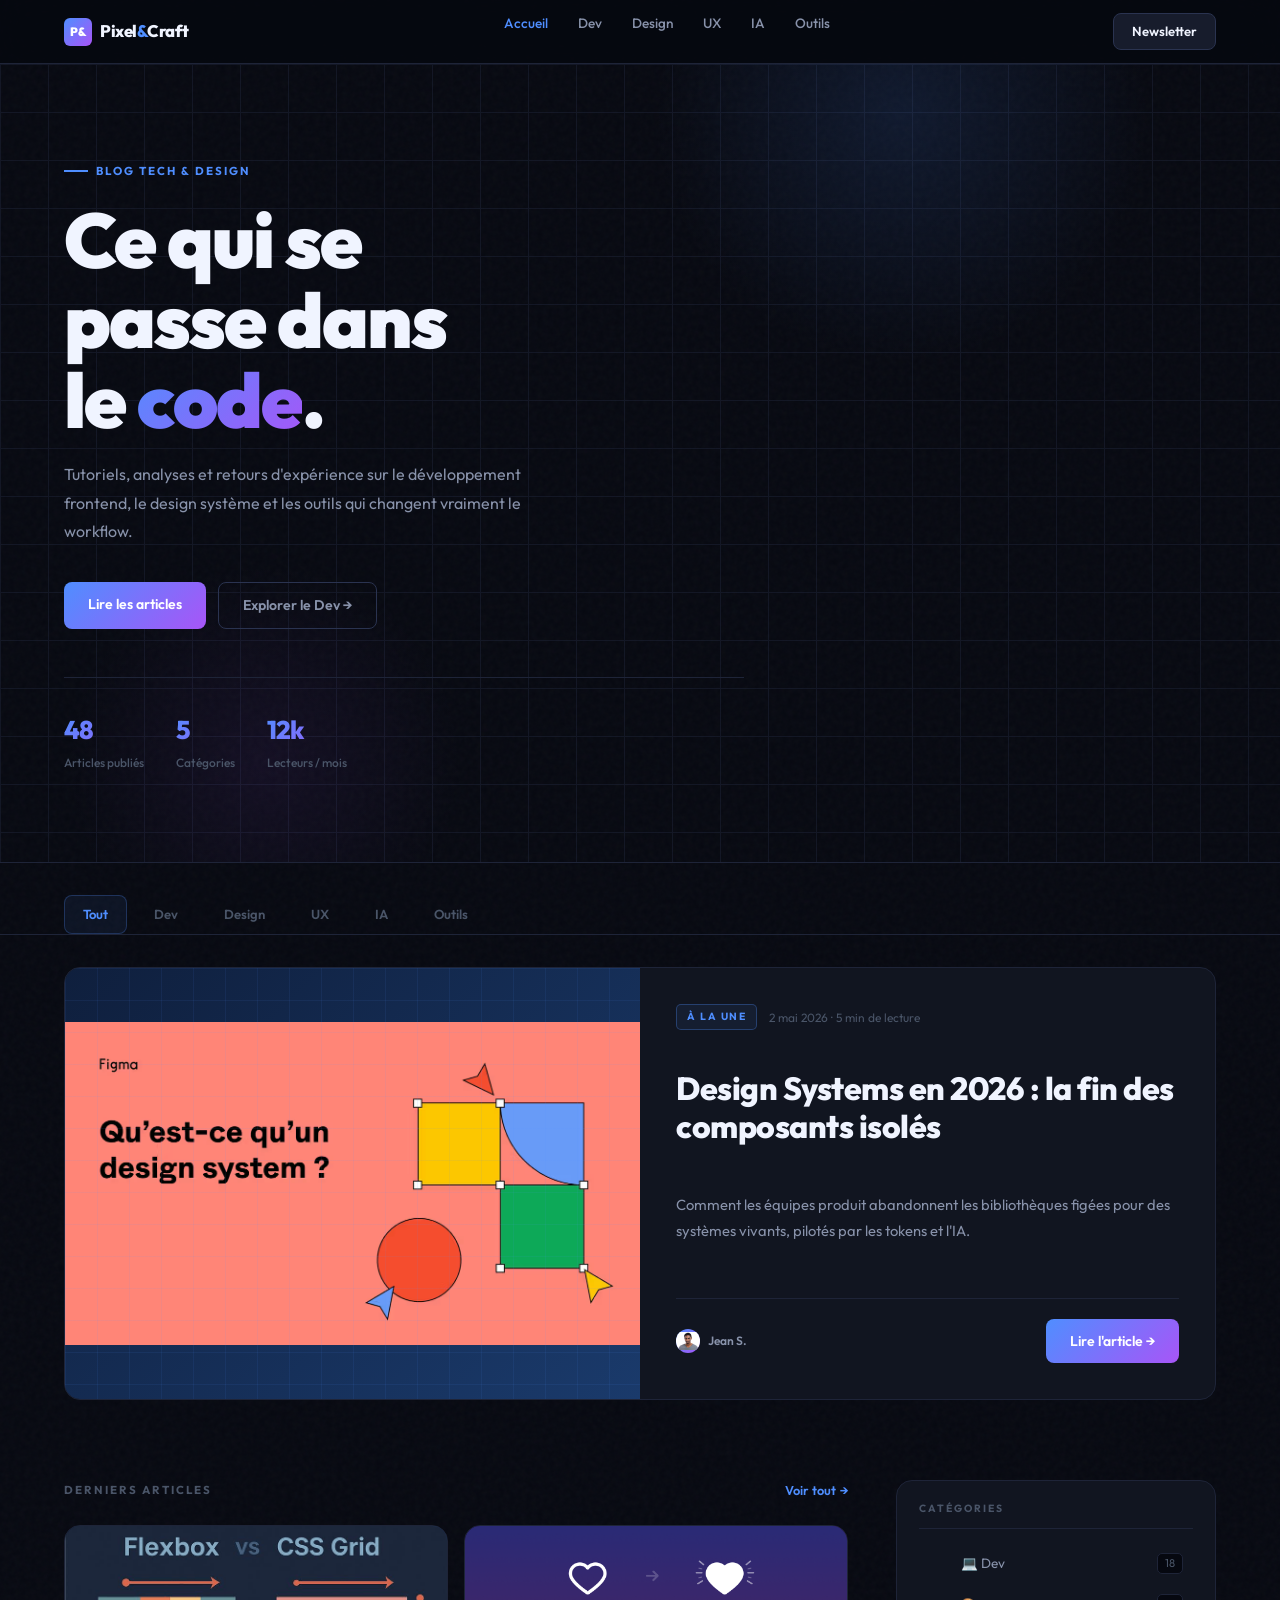
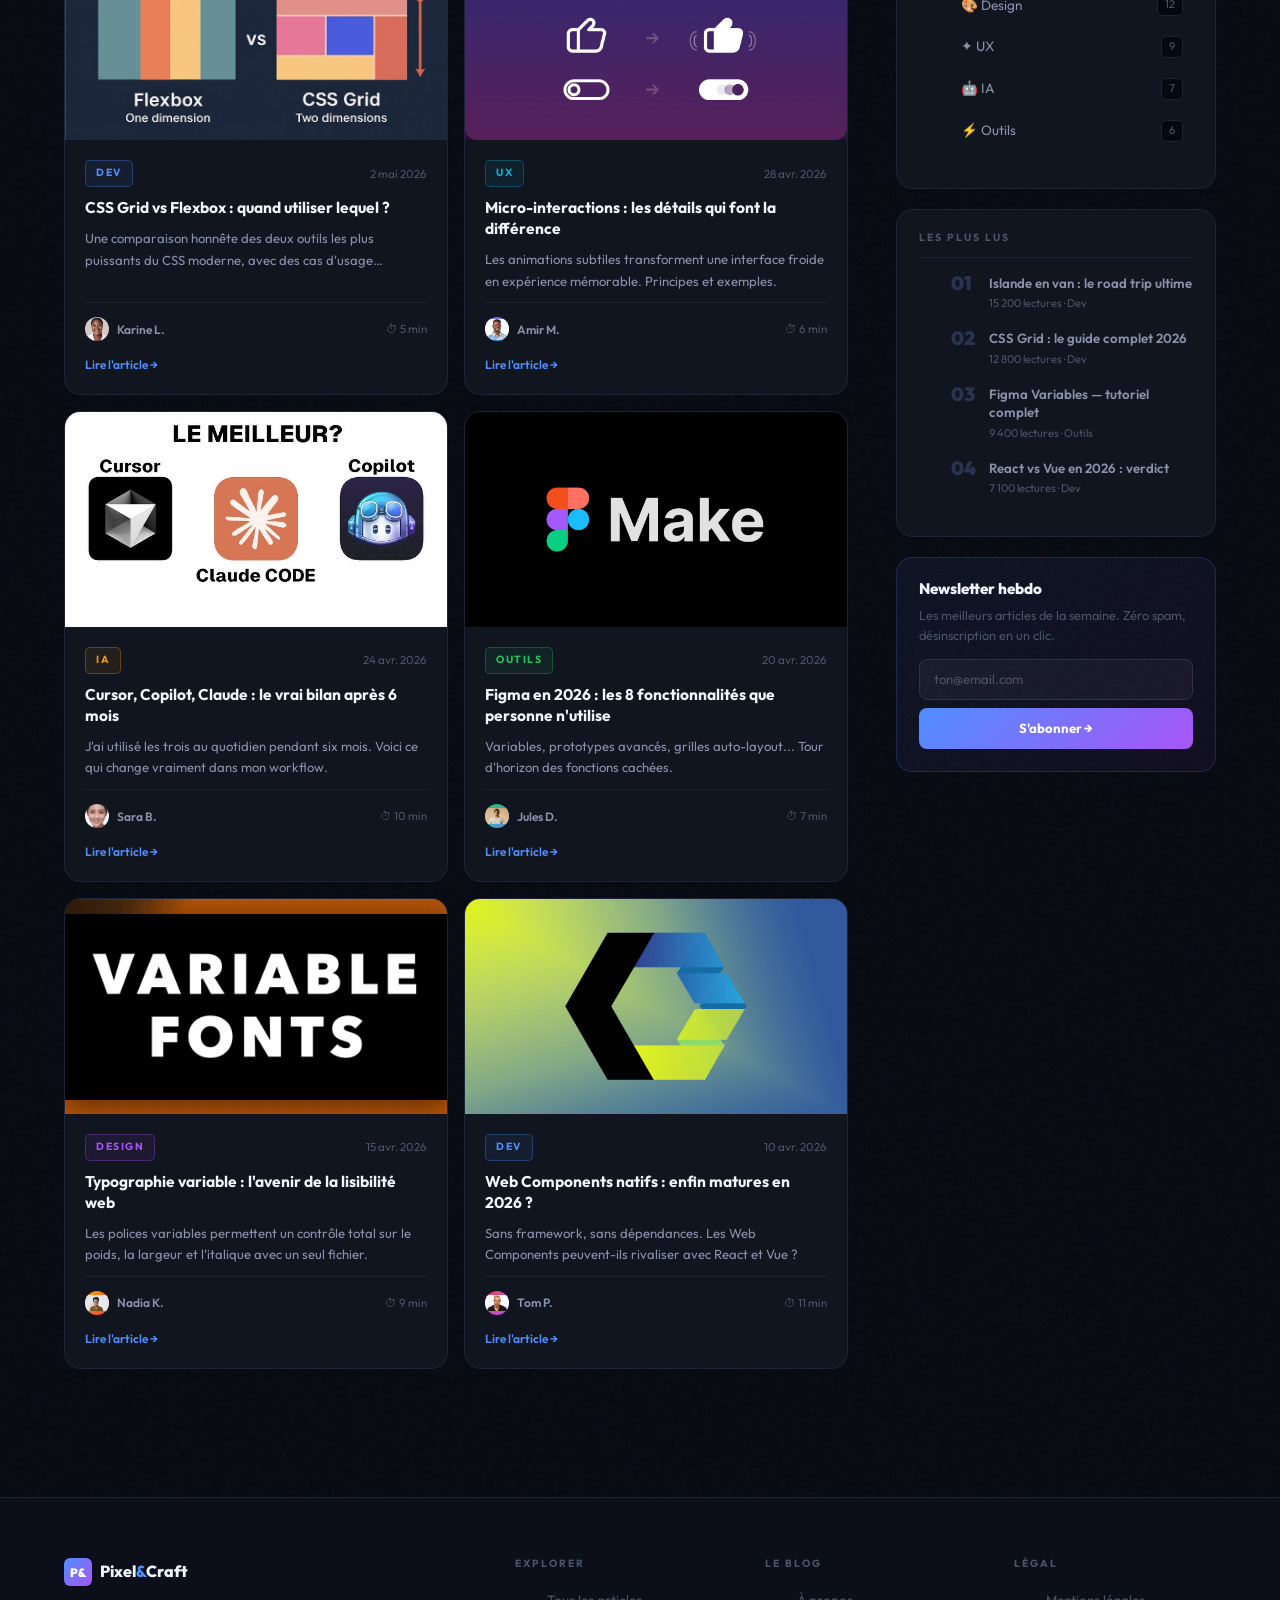
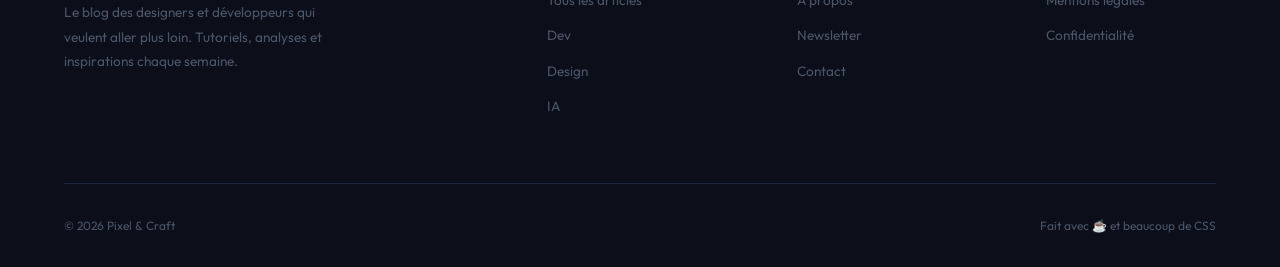
<file: index.html>
<!DOCTYPE html>
<html lang="fr">
<head>
  <meta charset="UTF-8"/>
  <meta name="viewport" content="width=device-width, initial-scale=1.0"/>
  <title>Pixel & Craft — Blog Tech & Design</title>

  <!-- Bootstrap -->
  <link href="https://cdn.jsdelivr.net/npm/bootstrap@5.3.0/dist/css/bootstrap.min.css" rel="stylesheet"/>

  <!-- CSS partagé (navbar, footer, variables, badges) -->
  <link rel="stylesheet" href="shared.css"/>

  <style>
    /* ─────────────────────────────────────────────────
       STYLES SPÉCIFIQUES À LA PAGE D'ACCUEIL
    ───────────────────────────────────────────────── */

    /* ── HERO ── */
    .hero {
      padding: clamp(60px, 10vh, 120px) clamp(20px, 5%, 80px);
      position: relative;
      overflow: hidden;
      border-bottom: 1px solid var(--border);
    }

    /* Grille décorative en arrière-plan */
    .hero::before {
      content: '';
      position: absolute;
      inset: 0;
      background-image:
        linear-gradient(var(--border) 1px, transparent 1px),
        linear-gradient(90deg, var(--border) 1px, transparent 1px);
      background-size: 48px 48px;
      opacity: 0.5;
      pointer-events: none;
    }

    /* Halos lumineux */
    .hero-glow {
      position: absolute;
      border-radius: 50%;
      pointer-events: none;
    }

    .hero-glow-1 {
      width: 500px; height: 500px;
      top: -200px; right: 10%;
      background: radial-gradient(circle, rgba(79,142,255,0.12) 0%, transparent 70%);
    }

    .hero-glow-2 {
      width: 400px; height: 400px;
      bottom: -100px; left: 5%;
      background: radial-gradient(circle, rgba(168,85,247,0.08) 0%, transparent 70%);
    }

    .hero-inner {
      position: relative;
      z-index: 1;
      max-width: 680px;
      animation: fadeUp 0.7s ease both;
    }

    @keyframes fadeUp {
      from { opacity: 0; transform: translateY(24px); }
      to   { opacity: 1; transform: translateY(0); }
    }

    .hero-label {
      display: inline-flex;
      align-items: center;
      gap: 8px;
      font-size: 0.72rem;
      font-weight: 700;
      letter-spacing: 2px;
      text-transform: uppercase;
      color: var(--bleu);
      margin-bottom: 20px;
    }

    .hero-label::before {
      content: '';
      display: block;
      width: 24px; height: 2px;
      background: var(--bleu);
    }

    .hero h1 {
      font-family: var(--font-ui);
      font-size: clamp(2.8rem, 6vw, 5rem);
      font-weight: 900;
      line-height: 1.04;
      letter-spacing: -2px;
      color: var(--texte);
      margin-bottom: 20px;
    }

    /* Mot avec dégradé dans le titre */
    .hero h1 .grad {
      background: var(--gradient);
      -webkit-background-clip: text;
      -webkit-text-fill-color: transparent;
      background-clip: text;
    }

    .hero-desc {
      font-size: 1rem;
      color: var(--texte-2);
      line-height: 1.8;
      max-width: 480px;
      margin-bottom: 36px;
    }

    .hero-actions {
      display: flex;
      gap: 12px;
      flex-wrap: wrap;
    }

    .btn-primary-pc {
      font-family: var(--font-ui);
      font-size: 0.88rem;
      font-weight: 600;
      color: #fff;
      background: var(--gradient);
      border: none;
      border-radius: 8px;
      padding: 11px 24px;
      cursor: pointer;
      transition: opacity 0.2s, transform 0.2s;
    }

    .btn-primary-pc:hover { opacity: 0.88; transform: translateY(-1px); color: #fff; }

    .btn-ghost {
      font-family: var(--font-ui);
      font-size: 0.88rem;
      font-weight: 600;
      color: var(--texte-2);
      background: transparent;
      border: 1px solid var(--border-2);
      border-radius: 8px;
      padding: 11px 24px;
      cursor: pointer;
      transition: border-color 0.2s, color 0.2s;
    }

    .btn-ghost:hover { border-color: var(--bleu); color: var(--bleu); }

    /* Stats du blog */
    .hero-stats {
      display: flex;
      gap: 32px;
      margin-top: 48px;
      padding-top: 32px;
      border-top: 1px solid var(--border);
      flex-wrap: wrap;
    }

    .stat-item { display: flex; flex-direction: column; gap: 2px; }

    .stat-num {
      font-family: var(--font-ui);
      font-size: 1.6rem;
      font-weight: 800;
      color: var(--texte);
      letter-spacing: -1px;
      background: var(--gradient);
      -webkit-background-clip: text;
      -webkit-text-fill-color: transparent;
      background-clip: text;
    }

    .stat-label {
      font-size: 0.75rem;
      color: var(--texte-3);
      font-weight: 500;
    }

    /* ── FILTRES DE CATÉGORIE ── */
    .filtres-section {
      padding: 32px clamp(20px, 5%, 80px) 0;
      display: flex;
      align-items: center;
      gap: 8px;
      flex-wrap: wrap;
      border-bottom: 1px solid var(--border);
    }

    .filtre-btn {
      font-family: var(--font-ui);
      font-size: 0.82rem;
      font-weight: 600;
      color: var(--texte-3);
      background: transparent;
      border: 1px solid transparent;
      border-radius: 8px;
      padding: 8px 18px;
      cursor: pointer;
      transition: all 0.15s;
    }

    .filtre-btn:hover { color: var(--texte); background: var(--surface); }

    .filtre-btn.actif {
      color: var(--bleu);
      background: rgba(79,142,255,0.08);
      border-color: rgba(79,142,255,0.25);
    }

    /* ── LAYOUT PRINCIPAL ── */
    .main-layout {
      padding: 48px clamp(20px, 5%, 80px);
      display: grid;
      grid-template-columns: 1fr 320px;
      gap: 48px;
      align-items: start;
    }

    /* ── SECTION ARTICLES ── */
    .section-header {
      display: flex;
      align-items: center;
      justify-content: space-between;
      margin-bottom: 24px;
    }

    .section-title {
      font-family: var(--font-ui);
      font-size: 0.72rem;
      font-weight: 700;
      letter-spacing: 2px;
      text-transform: uppercase;
      color: var(--texte-3);
    }

    .voir-tout {
      font-size: 0.8rem;
      font-weight: 600;
      color: var(--bleu);
      transition: gap 0.2s;
      display: flex;
      align-items: center;
      gap: 4px;
    }

    .voir-tout:hover { gap: 8px; }

    /* Grille d'articles : 2 colonnes */
    .articles-grid {
      display: grid;
      grid-template-columns: repeat(2, 1fr);
      gap: 16px;
    }

    /* ── CARTE ARTICLE ── */
    .card-pc {
      background: var(--surface);
      border: 1px solid var(--border);
      border-radius: var(--radius-lg);
      overflow: hidden;
      transition: border-color 0.2s, transform 0.2s, box-shadow 0.2s;
      cursor: pointer;
      display: flex;
      flex-direction: column;
    }

    .card-pc:hover {
      border-color: var(--border-2);
      transform: translateY(-3px);
      box-shadow: 0 16px 48px rgba(0,0,0,0.3);
    }

    /* Image de la carte */
    .card-image {
      width: 100%;
      aspect-ratio: 16/9;
      position: relative;
      overflow: hidden;
      display: flex;
      align-items: center;
      justify-content: center;
      font-size: 2.2rem;
    }

    /* Dégradés uniques pour chaque carte */
    .card-pc:nth-child(1) .card-image { background: linear-gradient(135deg, #0f1f3d, #1a3a6b, #2563eb22); }
    .card-pc:nth-child(2) .card-image { background: linear-gradient(135deg, #1a0a2e, #3b1060, #7c3aed22); }
    .card-pc:nth-child(3) .card-image { background: linear-gradient(135deg, #0a1f2e, #0e3a52, #0284c722); }
    .card-pc:nth-child(4) .card-image { background: linear-gradient(135deg, #0a2e1a, #0d4a28, #16a34a22); }
    .card-pc:nth-child(5) .card-image { background: linear-gradient(135deg, #2e1a0a, #4a2a0d, #b45309 22%); }
    .card-pc:nth-child(6) .card-image { background: linear-gradient(135deg, #1a0a2e, #2e1060, #9333ea22); }

    /* Grille déco sur les images */
    .card-image::before {
      content: '';
      position: absolute;
      inset: 0;
      background-image:
        linear-gradient(rgba(255,255,255,0.04) 1px, transparent 1px),
        linear-gradient(90deg, rgba(255,255,255,0.04) 1px, transparent 1px);
      background-size: 20px 20px;
    }

    .card-emoji {
      position: relative;
      z-index: 1;
      filter: drop-shadow(0 4px 12px rgba(0,0,0,0.5));
    }

    .card-body-pc {
      padding: 20px;
      display: flex;
      flex-direction: column;
      gap: 10px;
      flex: 1;
    }

    .card-meta {
      display: flex;
      align-items: center;
      justify-content: space-between;
    }

    .card-date {
      font-size: 0.72rem;
      color: var(--texte-3);
    }

    .card-title {
      font-family: var(--font-ui);
      font-size: 0.97rem;
      font-weight: 700;
      color: var(--texte);
      line-height: 1.35;
      transition: color 0.15s;
    }

    .card-pc:hover .card-title { color: var(--bleu); }

    .card-extrait {
      font-size: 0.82rem;
      color: var(--texte-2);
      line-height: 1.65;
      display: -webkit-box;
      -webkit-line-clamp: 2;
      -webkit-box-orient: vertical;
      overflow: hidden;
    }

    .card-footer-pc {
      display: flex;
      align-items: center;
      justify-content: space-between;
      padding-top: 14px;
      border-top: 1px solid var(--border);
      margin-top: auto;
    }

    .card-auteur {
      display: flex;
      align-items: center;
      gap: 8px;
    }

    .avatar-sm {
      width: 24px; height: 24px;
      border-radius: 50%;
      display: flex;
      object-fit: cover;
      overflow: hidden;
      align-items: center;
      justify-content: center;
      font-size: 0.6rem;
      font-weight: 700;
      color: #fff;
      flex-shrink: 0;
    }

    .av-1 { background: linear-gradient(135deg, var(--bleu), var(--violet)); }
    .av-2 { background: linear-gradient(135deg, var(--violet), var(--cyan)); }
    .av-3 { background: linear-gradient(135deg, var(--cyan), var(--vert)); }
    .av-4 { background: linear-gradient(135deg, var(--vert), var(--bleu)); }
    .av-5 { background: linear-gradient(135deg, #f59e0b, var(--rouge)); }
    .av-6 { background: linear-gradient(135deg, var(--rouge), var(--violet)); }

    .auteur-nom {
      font-size: 0.75rem;
      font-weight: 600;
      color: var(--texte-2);
    }

    .lecture-time {
      font-size: 0.72rem;
      color: var(--texte-3);
      display: flex;
      align-items: center;
      gap: 4px;
    }

    /* Lien "Lire" sur les cartes */
    .card-lire {
      display: inline-flex;
      align-items: center;
      gap: 4px;
      font-size: 0.75rem;
      font-weight: 600;
      color: var(--bleu);
      margin-top: 4px;
      transition: gap 0.2s;
    }

    .card-lire:hover { gap: 8px; }

    /* ── SIDEBAR ── */
    .sidebar-pc {
      position: sticky;
      top: calc(var(--navbar-h) + 24px);
      display: flex;
      flex-direction: column;
      gap: 20px;
    }

    .sidebar-block {
      background: var(--surface);
      border: 1px solid var(--border);
      border-radius: var(--radius-lg);
      padding: 22px;
    }

    .sidebar-block h5 {
      font-family: var(--font-ui);
      font-size: 0.65rem;
      font-weight: 700;
      letter-spacing: 2px;
      text-transform: uppercase;
      color: var(--texte-3);
      margin-bottom: 16px;
      padding-bottom: 12px;
      border-bottom: 1px solid var(--border);
    }

    /* Catégories */
    .cat-list {
      list-style: none;
      display: flex;
      flex-direction: column;
      gap: 4px;
    }

    .cat-list li a {
      display: flex;
      align-items: center;
      justify-content: space-between;
      font-size: 0.85rem;
      color: var(--texte-2);
      padding: 8px 10px;
      border-radius: 8px;
      transition: all 0.15s;
    }

    .cat-list li a:hover { background: var(--surface-2); color: var(--bleu); }

    .cat-count {
      font-size: 0.7rem;
      color: var(--texte-3);
      background: var(--bg);
      border: 1px solid var(--border);
      border-radius: 5px;
      padding: 1px 7px;
    }

    /* Articles populaires */
    .pop-list {
      list-style: none;
      display: flex;
      flex-direction: column;
      gap: 16px;
    }

    .pop-item {
      display: flex;
      gap: 14px;
      align-items: flex-start;
      cursor: pointer;
    }

    .pop-num {
      font-family: var(--font-ui);
      font-size: 1.2rem;
      font-weight: 900;
      color: var(--border-2);
      line-height: 1;
      flex-shrink: 0;
      width: 24px;
    }

    .pop-title {
      font-size: 0.83rem;
      font-weight: 600;
      color: var(--texte-2);
      line-height: 1.4;
      transition: color 0.15s;
    }

    .pop-item:hover .pop-title { color: var(--bleu); }

    .pop-meta {
      font-size: 0.7rem;
      color: var(--texte-3);
      margin-top: 3px;
    }

    /* Newsletter */
    .newsletter-block {
      background: linear-gradient(135deg, rgba(79,142,255,0.08), rgba(168,85,247,0.06));
      border: 1px solid rgba(79,142,255,0.2);
      border-radius: var(--radius-lg);
      padding: 22px;
    }

    .newsletter-block h5 {
      font-family: var(--font-ui);
      font-size: 0.95rem;
      font-weight: 800;
      color: var(--texte);
      margin-bottom: 6px;
      letter-spacing: 0;
      text-transform: none;
      border: none;
      padding: 0;
    }

    .newsletter-block p {
      font-size: 0.8rem;
      color: var(--texte-3);
      line-height: 1.6;
      margin-bottom: 14px;
    }

    .newsletter-block input {
      width: 100%;
      background: rgba(255,255,255,0.04);
      border: 1px solid var(--border-2);
      border-radius: 8px;
      padding: 9px 14px;
      color: var(--texte);
      font-family: var(--font-ui);
      font-size: 0.82rem;
      outline: none;
      margin-bottom: 8px;
      transition: border-color 0.2s;
    }

    .newsletter-block input:focus { border-color: var(--bleu); }
    .newsletter-block input::placeholder { color: var(--texte-3); }

    .newsletter-block button {
      width: 100%;
      background: var(--gradient);
      color: #fff;
      border: none;
      border-radius: 8px;
      padding: 10px;
      font-family: var(--font-ui);
      font-size: 0.82rem;
      font-weight: 700;
      cursor: pointer;
      transition: opacity 0.2s;
    }

    .newsletter-block button:hover { opacity: 0.88; }

    /* ── RESPONSIVE ── */
    @media (max-width: 1024px) {
      .main-layout { grid-template-columns: 1fr; }
      .sidebar-pc { position: static; }
    }

    @media (max-width: 640px) {
      .articles-grid { grid-template-columns: 1fr; }
      .hero h1 { letter-spacing: -1px; }
      .hero-stats { gap: 20px; }
    }
  </style>
</head>
<body>

  <!-- ══════════════════════════════════════
       NAVBAR
  ══════════════════════════════════════ -->
  <nav class="navbar-pc">
    <a href="index.html" class="logo">
      <div class="logo-icon">P&</div>
      <span class="logo-text">Pixel<span>&</span>Craft</span>
    </a>

    <ul class="nav-menu" id="navMenu">
      <li><a href="index.html" class="active">Accueil</a></li>
      <li><a href="#" onclick="filtrer('dev', event)">Dev</a></li>
      <li><a href="#" onclick="filtrer('design', event)">Design</a></li>
      <li><a href="#" onclick="filtrer('ux', event)">UX</a></li>
      <li><a href="#" onclick="filtrer('ia', event)">IA</a></li>
      <li><a href="#" onclick="filtrer('outils', event)">Outils</a></li>
    </ul>

    <button class="nav-cta">Newsletter</button>

    <button class="hamburger" id="hamburger" onclick="toggleMenu()">
      <span></span><span></span><span></span>
    </button>
  </nav>

  <!-- ══════════════════════════════════════
       HERO
  ══════════════════════════════════════ -->
  <section class="hero">
    <div class="hero-glow hero-glow-1"></div>
    <div class="hero-glow hero-glow-2"></div>

    <div class="hero-inner">
      <div class="hero-label">Blog Tech & Design</div>

      <h1>Ce qui se<br/>passe dans<br/>le <span class="grad">code</span>.</h1>

      <p class="hero-desc">
        Tutoriels, analyses et retours d'expérience sur le développement frontend, le design système et les outils qui changent vraiment le workflow.
      </p>

      <div class="hero-actions">
        <a href="#articles" class="btn-primary-pc">Lire les articles</a>
        <button class="btn-ghost" onclick="filtrer('dev', event)">Explorer le Dev →</button>
      </div>

      <div class="hero-stats">
        <div class="stat-item">
          <div class="stat-num">48</div>
          <div class="stat-label">Articles publiés</div>
        </div>
        <div class="stat-item">
          <div class="stat-num">5</div>
          <div class="stat-label">Catégories</div>
        </div>
        <div class="stat-item">
          <div class="stat-num">12k</div>
          <div class="stat-label">Lecteurs / mois</div>
        </div>
      </div>
    </div>
  </section>

  <!-- ══════════════════════════════════════
       FILTRES
  ══════════════════════════════════════ -->
  <div class="filtres-section" id="filtres">
    <button class="filtre-btn actif" onclick="filtrer('tout', event)">Tout</button>
    <button class="filtre-btn" onclick="filtrer('dev', event)">Dev</button>
    <button class="filtre-btn" onclick="filtrer('design', event)">Design</button>
    <button class="filtre-btn" onclick="filtrer('ux', event)">UX</button>
    <button class="filtre-btn" onclick="filtrer('ia', event)">IA</button>
    <button class="filtre-btn" onclick="filtrer('outils', event)">Outils</button>
  </div>
  <!-- ARTICLE À LA UNE -->
<div class="article-une">
  <div class="une-image">
    <span><img src="images/designsy.avif" alt=""></span>
  </div>
  <div class="une-content">
    <div class="une-top">
      <span class="badge-pc badge-dev">À la une</span>
      <span class="une-date">2 mai 2026 · 5 min de lecture</span>
    </div>
    <h2 class="une-titre">Design Systems en 2026 : la fin des composants isolés</h2>
    <p class="une-desc">Comment les équipes produit abandonnent les bibliothèques figées pour des systèmes vivants, pilotés par les tokens et l'IA.</p>
    <div class="une-footer">
      <div style="display:flex; align-items:center; gap:8px;">
        <div class="avatar-sm av-1"><img src="images/jules2.avif" alt=""></div>
        <span class="auteur-nom">Jean S.</span>
      </div>
      <a href="#" class="btn-primary-pc">Lire l'article →</a>
    </div>
  </div>
</div>

  <!-- ══════════════════════════════════════
       LAYOUT PRINCIPAL
  ══════════════════════════════════════ -->
  <div class="main-layout" id="articles">

    <!-- ARTICLES -->
    <div>
      <div class="section-header">
        <span class="section-title">Derniers articles</span>
        <a href="#" class="voir-tout">Voir tout <span>→</span></a>
      </div>

      <div class="articles-grid" id="articlesGrid">

        <!-- CARTE 1 -->
        <div class="card-pc" data-categorie="dev">
          <div class="card-image">
            <span class="card-emoji"><img src="images/cssgrid1.png" alt=""></span>
          </div>
          <div class="card-body-pc">
            <div class="card-meta">
              <span class="badge-pc badge-dev">Dev</span>
              <span class="card-date">2 mai 2026</span>
            </div>
            <div class="card-title">CSS Grid vs Flexbox : quand utiliser lequel ?</div>
            <div class="card-extrait">Une comparaison honnête des deux outils les plus puissants du CSS moderne, avec des cas d'usage concrets.</div>
            <div class="card-footer-pc">
              <div class="card-auteur">
                <div class="avatar-sm av-1"><img src="images/katrine2.avif" alt=""></div>
                <span class="auteur-nom">Karine L.</span>
              </div>
              <span class="lecture-time">⏱ 5 min</span>
            </div>
            <a href="article-template.html" class="card-lire">Lire l'article →</a>
          </div>
        </div>

        <!-- CARTE 2 -->
        <div class="card-pc" data-categorie="ux">
          <div class="card-image">
            <span class="card-emoji"><img src="images/microinteraction.png" alt=""></span>
          </div>
          <div class="card-body-pc">
            <div class="card-meta">
              <span class="badge-pc badge-ux">UX</span>
              <span class="card-date">28 avr. 2026</span>
            </div>
            <div class="card-title">Micro-interactions : les détails qui font la différence</div>
            <div class="card-extrait">Les animations subtiles transforment une interface froide en expérience mémorable. Principes et exemples.</div>
            <div class="card-footer-pc">
              <div class="card-auteur">
                <div class="avatar-sm av-2"><img src="images/amir.avif" alt=""></div>
                <span class="auteur-nom">Amir M.</span>
              </div>
              <span class="lecture-time">⏱ 6 min</span>
            </div>
            <a href="article1.html" class="card-lire">Lire l'article →</a>
          </div>
        </div>

        <!-- CARTE 3 -->
        <div class="card-pc" data-categorie="ia">
          <div class="card-image">
            <span class="card-emoji"><img src="images/cursor.jpg" alt=""></span>
          </div>
          <div class="card-body-pc">
            <div class="card-meta">
              <span class="badge-pc badge-ia">IA</span>
              <span class="card-date">24 avr. 2026</span>
            </div>
            <div class="card-title">Cursor, Copilot, Claude : le vrai bilan après 6 mois</div>
            <div class="card-extrait">J'ai utilisé les trois au quotidien pendant six mois. Voici ce qui change vraiment dans mon workflow.</div>
            <div class="card-footer-pc">
              <div class="card-auteur">
                <div class="avatar-sm av-3"><img src="images/sarab.jpg" alt=""></div>
                <span class="auteur-nom">Sara B.</span>
              </div>
              <span class="lecture-time">⏱ 10 min</span>
            </div>
            <a href="article2.html" class="card-lire">Lire l'article →</a>
          </div>
        </div>

        <!-- CARTE 4 -->
        <div class="card-pc" data-categorie="outils">
          <div class="card-image">
            <span class="card-emoji"><img src="images/figma8.png" alt=""></span>
          </div>
          <div class="card-body-pc">
            <div class="card-meta">
              <span class="badge-pc badge-outils">Outils</span>
              <span class="card-date">20 avr. 2026</span>
            </div>
            <div class="card-title">Figma en 2026 : les 8 fonctionnalités que personne n'utilise</div>
            <div class="card-extrait">Variables, prototypes avancés, grilles auto-layout... Tour d'horizon des fonctions cachées.</div>
            <div class="card-footer-pc">
              <div class="card-auteur">
                <div class="avatar-sm av-4"><img src="images/jules.avif" alt=""></div>
                <span class="auteur-nom">Jules D.</span>
              </div>
              <span class="lecture-time">⏱ 7 min</span>
            </div>
            <a href="index.html" class="card-lire">Lire l'article →</a>
          </div>
        </div>

        <!-- CARTE 5 -->
        <div class="card-pc" data-categorie="design">
          <div class="card-image">
            <span class="card-emoji"><img src="images/variablefonts.gif" alt=""></span>
          </div>
          <div class="card-body-pc">
            <div class="card-meta">
              <span class="badge-pc badge-design">Design</span>
              <span class="card-date">15 avr. 2026</span>
            </div>
            <div class="card-title">Typographie variable : l'avenir de la lisibilité web</div>
            <div class="card-extrait">Les polices variables permettent un contrôle total sur le poids, la largeur et l'italique avec un seul fichier.</div>
            <div class="card-footer-pc">
              <div class="card-auteur">
                <div class="avatar-sm av-5"><img src="images/nadia.jpg" alt=""></div>
                <span class="auteur-nom">Nadia K.</span>
              </div>
              <span class="lecture-time">⏱ 9 min</span>
            </div>
            <a href="index.html" class="card-lire">Lire l'article →</a>
          </div>
        </div>

        <!-- CARTE 6 -->
        <div class="card-pc" data-categorie="dev">
          <div class="card-image">
            <span class="card-emoji"><img src="images/webcomponents.jpg" alt=""></span>
          </div>
          <div class="card-body-pc">
            <div class="card-meta">
              <span class="badge-pc badge-dev">Dev</span>
              <span class="card-date">10 avr. 2026</span>
            </div>
            <div class="card-title">Web Components natifs : enfin matures en 2026 ?</div>
            <div class="card-extrait">Sans framework, sans dépendances. Les Web Components peuvent-ils rivaliser avec React et Vue ?</div>
            <div class="card-footer-pc">
              <div class="card-auteur">
                <div class="avatar-sm av-6"><img src="images/hispanic.jpg" alt=""></div>
                <span class="auteur-nom">Tom P.</span>
              </div>
              <span class="lecture-time">⏱ 11 min</span>
            </div>
            <a href="index.html" class="card-lire">Lire l'article →</a>
          </div>
        </div>

      </div>
      <!-- fin articles-grid -->

      <!-- Message quand aucun résultat -->
      <div id="noResults" style="display:none; text-align:center; padding: 48px 0; color: var(--texte-3);">
        <div style="font-size:2rem; margin-bottom:12px;">🔍</div>
        <div style="font-size:0.9rem;">Aucun article dans cette catégorie pour l'instant.</div>
      </div>

    </div>
    <!-- fin articles -->

    <!-- SIDEBAR -->
    <aside class="sidebar-pc">

      <div class="sidebar-block">
        <h5>Catégories</h5>
        <ul class="cat-list">
          <li><a href="#" onclick="filtrer('dev', event)">💻 Dev <span class="cat-count">18</span></a></li>
          <li><a href="#" onclick="filtrer('design', event)">🎨 Design <span class="cat-count">12</span></a></li>
          <li><a href="#" onclick="filtrer('ux', event)">✦ UX <span class="cat-count">9</span></a></li>
          <li><a href="#" onclick="filtrer('ia', event)">🤖 IA <span class="cat-count">7</span></a></li>
          <li><a href="#" onclick="filtrer('outils', event)">⚡ Outils <span class="cat-count">6</span></a></li>
        </ul>
      </div>

      <div class="sidebar-block">
        <h5>Les plus lus</h5>
        <ul class="pop-list">
          <li class="pop-item">
            <div class="pop-num">01</div>
            <div>
              <div class="pop-title">Islande en van : le road trip ultime</div>
              <div class="pop-meta">15 200 lectures · Dev</div>
            </div>
          </li>
          <li class="pop-item">
            <div class="pop-num">02</div>
            <div>
              <div class="pop-title">CSS Grid : le guide complet 2026</div>
              <div class="pop-meta">12 800 lectures · Dev</div>
            </div>
          </li>
          <li class="pop-item">
            <div class="pop-num">03</div>
            <div>
              <div class="pop-title">Figma Variables — tutoriel complet</div>
              <div class="pop-meta">9 400 lectures · Outils</div>
            </div>
          </li>
          <li class="pop-item">
            <div class="pop-num">04</div>
            <div>
              <div class="pop-title">React vs Vue en 2026 : verdict</div>
              <div class="pop-meta">7 100 lectures · Dev</div>
            </div>
          </li>
        </ul>
      </div>

      <div class="newsletter-block">
        <h5>Newsletter hebdo</h5>
        <p>Les meilleurs articles de la semaine. Zéro spam, désinscription en un clic.</p>
        <input type="email" placeholder="ton@email.com"/>
        <button>S'abonner →</button>
      </div>

    </aside>
  </div>

  <!-- ══════════════════════════════════════
       FOOTER
  ══════════════════════════════════════ -->
  <footer class="footer-pc">
    <div class="footer-grid">
      <div>
        <div class="footer-brand-name">
          <div class="logo-icon">P&</div>
          <span style="font-size:1rem; font-weight:800; color:var(--texte)">Pixel<span style="color:var(--bleu)">&</span>Craft</span>
        </div>
        <p class="footer-desc">Le blog des designers et développeurs qui veulent aller plus loin. Tutoriels, analyses et inspirations chaque semaine.</p>
      </div>
      <div class="footer-col">
        <h6>Explorer</h6>
        <ul class="footer-links">
          <li><a href="#">Tous les articles</a></li>
          <li><a href="#">Dev</a></li>
          <li><a href="#">Design</a></li>
          <li><a href="#">IA</a></li>
        </ul>
      </div>
      <div class="footer-col">
        <h6>Le blog</h6>
        <ul class="footer-links">
          <li><a href="#">À propos</a></li>
          <li><a href="#">Newsletter</a></li>
          <li><a href="#">Contact</a></li>
        </ul>
      </div>
      <div class="footer-col">
        <h6>Légal</h6>
        <ul class="footer-links">
          <li><a href="#">Mentions légales</a></li>
          <li><a href="#">Confidentialité</a></li>
        </ul>
      </div>
    </div>
    <div class="footer-bottom">
      <span>© 2026 Pixel & Craft</span>
      <span>Fait avec ☕ et beaucoup de CSS</span>
    </div>
  </footer>

  <script src="https://cdn.jsdelivr.net/npm/bootstrap@5.3.0/dist/js/bootstrap.bundle.min.js"></script>
  <script>
    // ── Hamburger ──
    function toggleMenu() {
      document.getElementById('navMenu').classList.toggle('ouvert');
      document.getElementById('hamburger').classList.toggle('ouvert');
    }

    // ── Filtrage des articles ──
    function filtrer(categorie, e) {
      if (e) e.preventDefault();

      // Met à jour les boutons de filtre
      document.querySelectorAll('.filtre-btn').forEach(btn => btn.classList.remove('actif'));
      const btnActif = [...document.querySelectorAll('.filtre-btn')]
        .find(b => b.textContent.toLowerCase().trim() === (categorie === 'tout' ? 'tout' : categorie));
      if (btnActif) btnActif.classList.add('actif');

      // Montre / cache les cartes
      const cartes = document.querySelectorAll('[data-categorie]');
      let visibles = 0;

      cartes.forEach(carte => {
        const show = categorie === 'tout' || carte.dataset.categorie === categorie;
        // Animation douce
        if (show) {
          carte.style.display = 'flex';
          carte.style.animation = 'fadeUp 0.3s ease both';
          visibles++;
        } else {
          carte.style.display = 'none';
        }
      });

      // Message si aucun résultat
      document.getElementById('noResults').style.display = visibles === 0 ? 'block' : 'none';

      // Scroll vers les articles
      document.getElementById('articles').scrollIntoView({ behavior: 'smooth', block: 'start' });
    }
  </script>

</body>
</html>
</file>
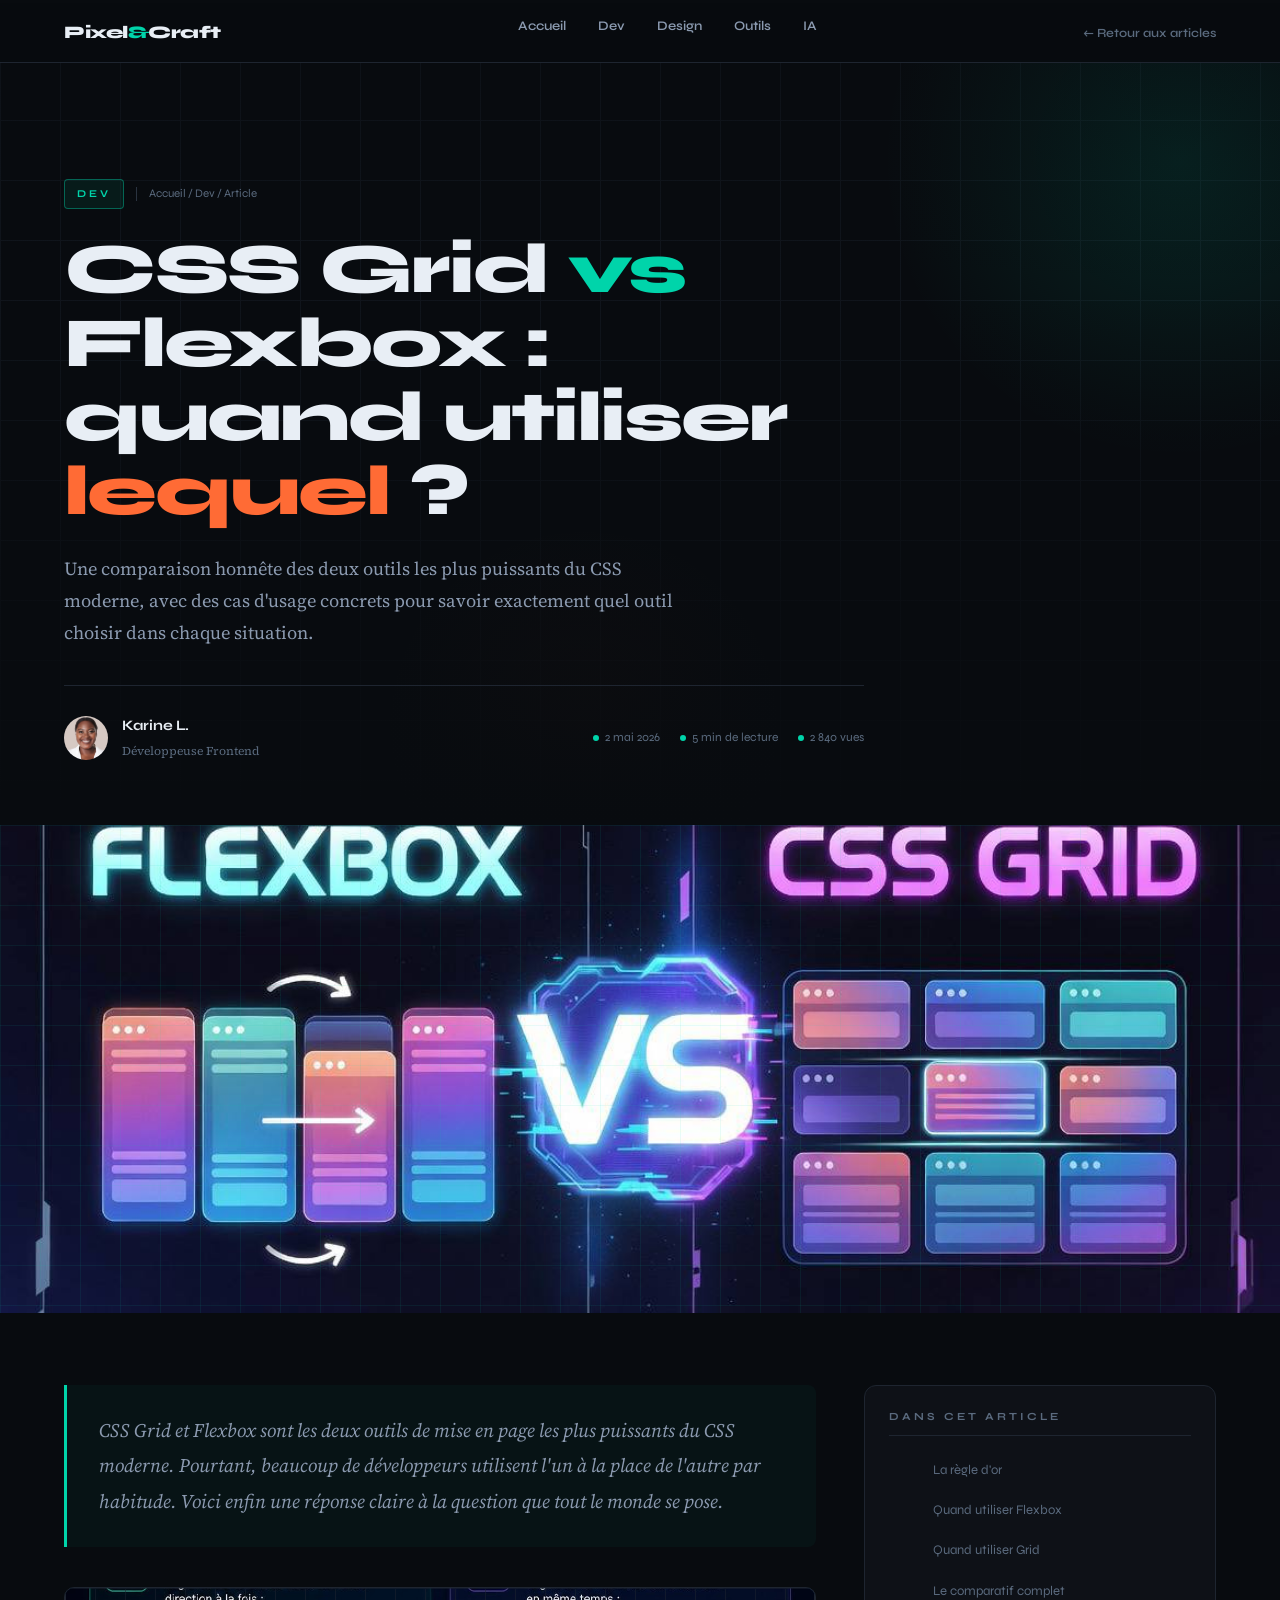
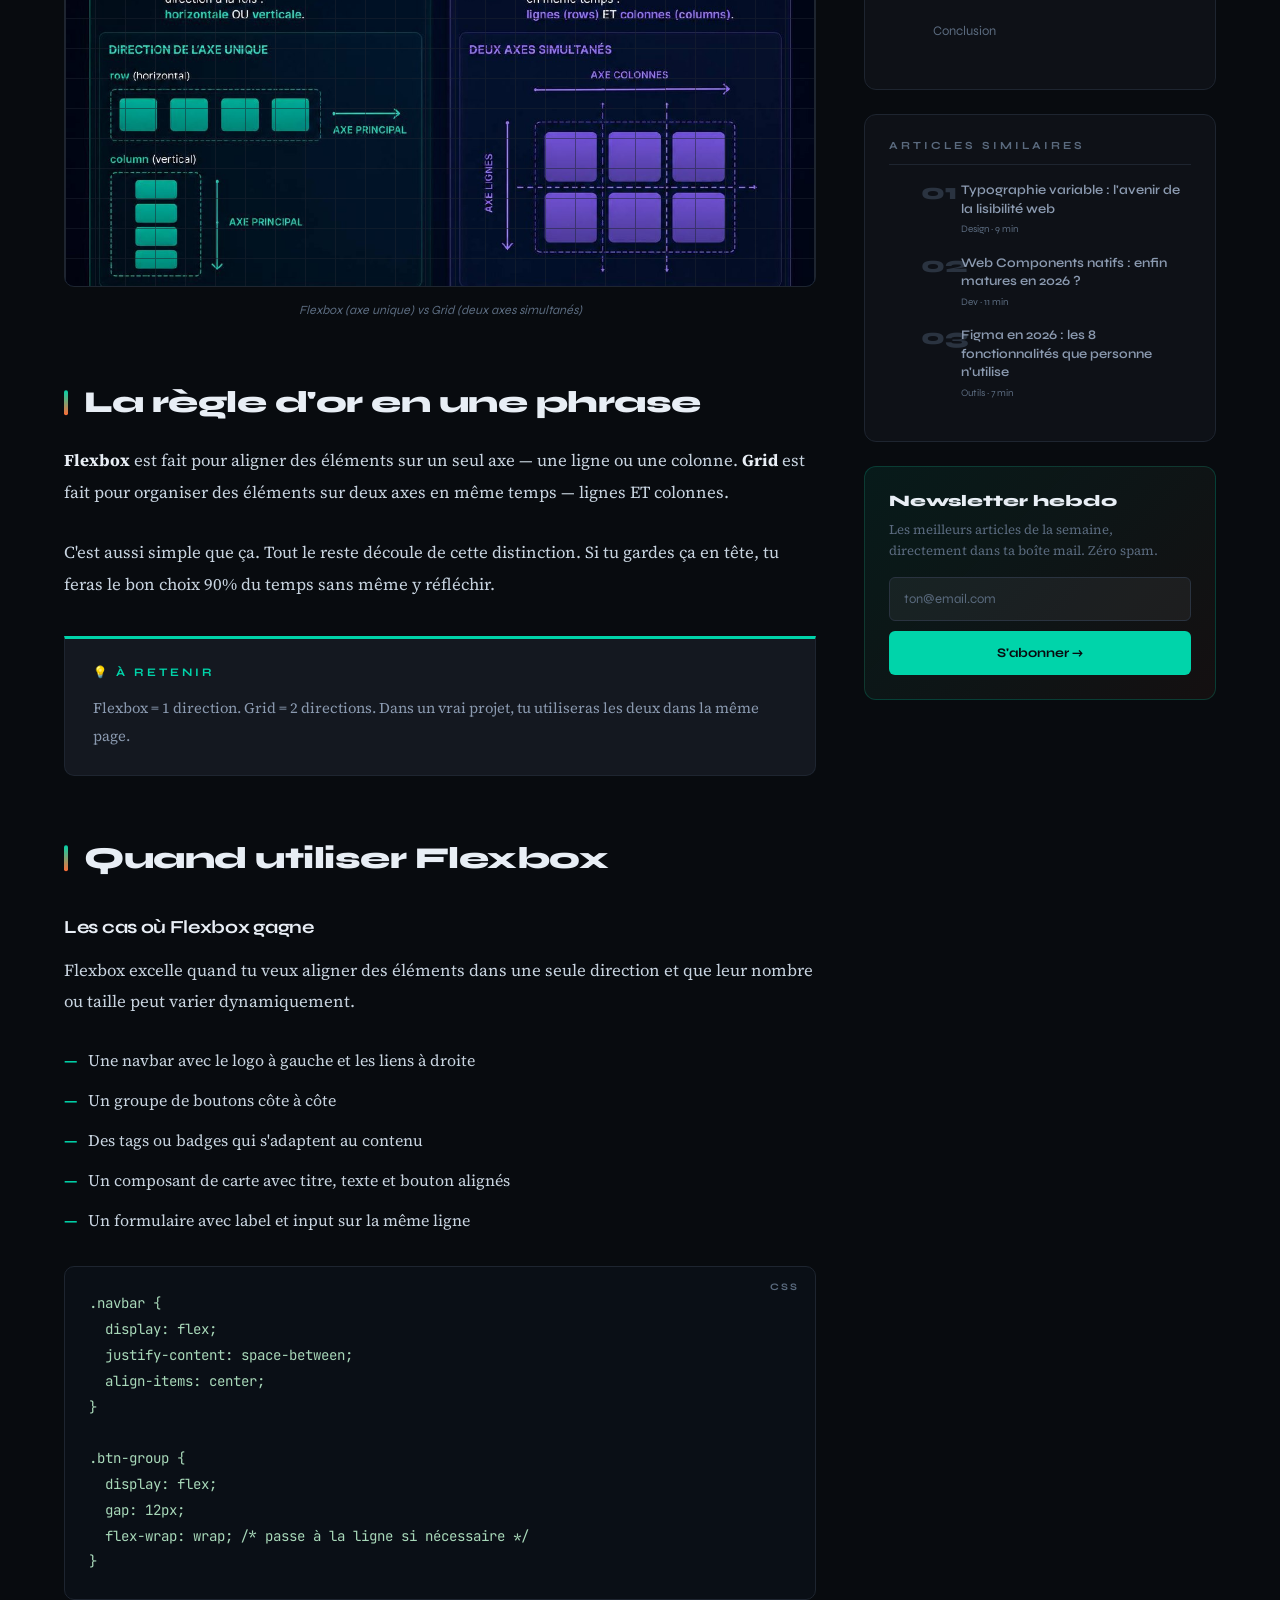
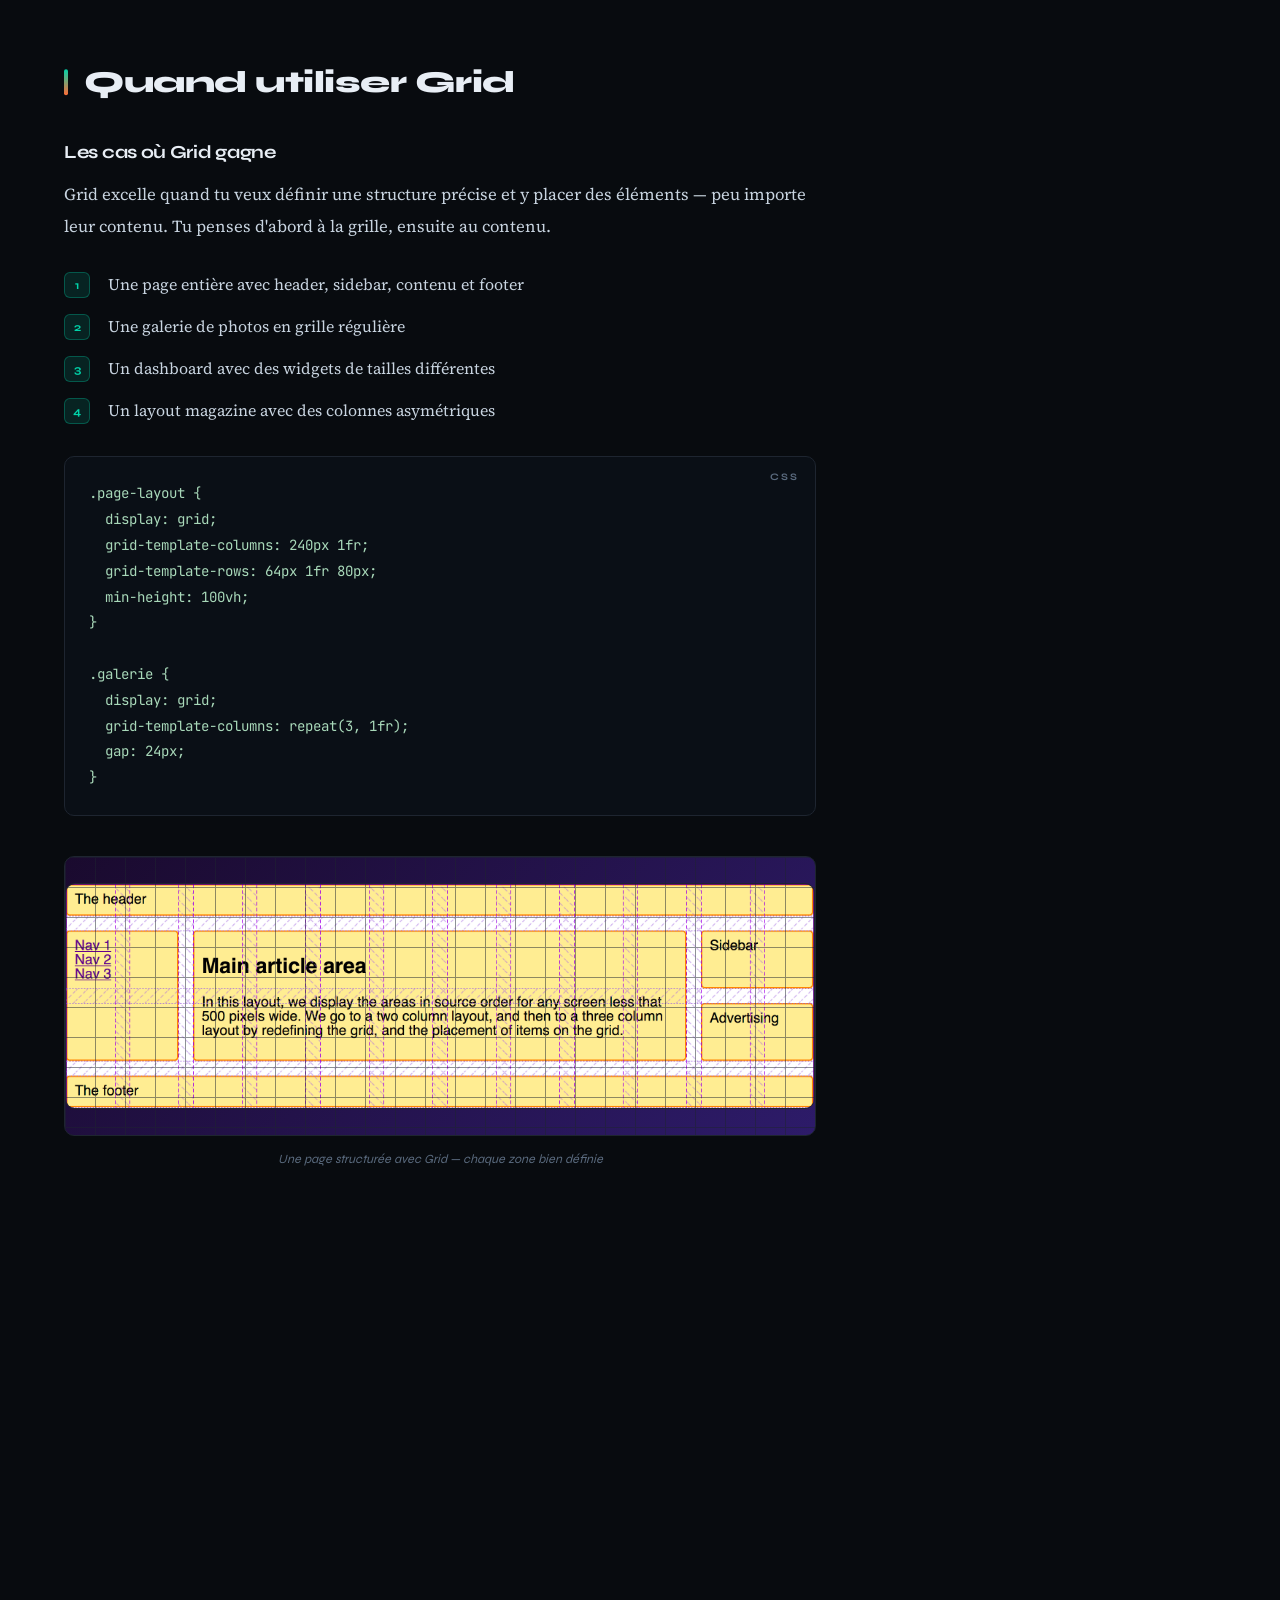
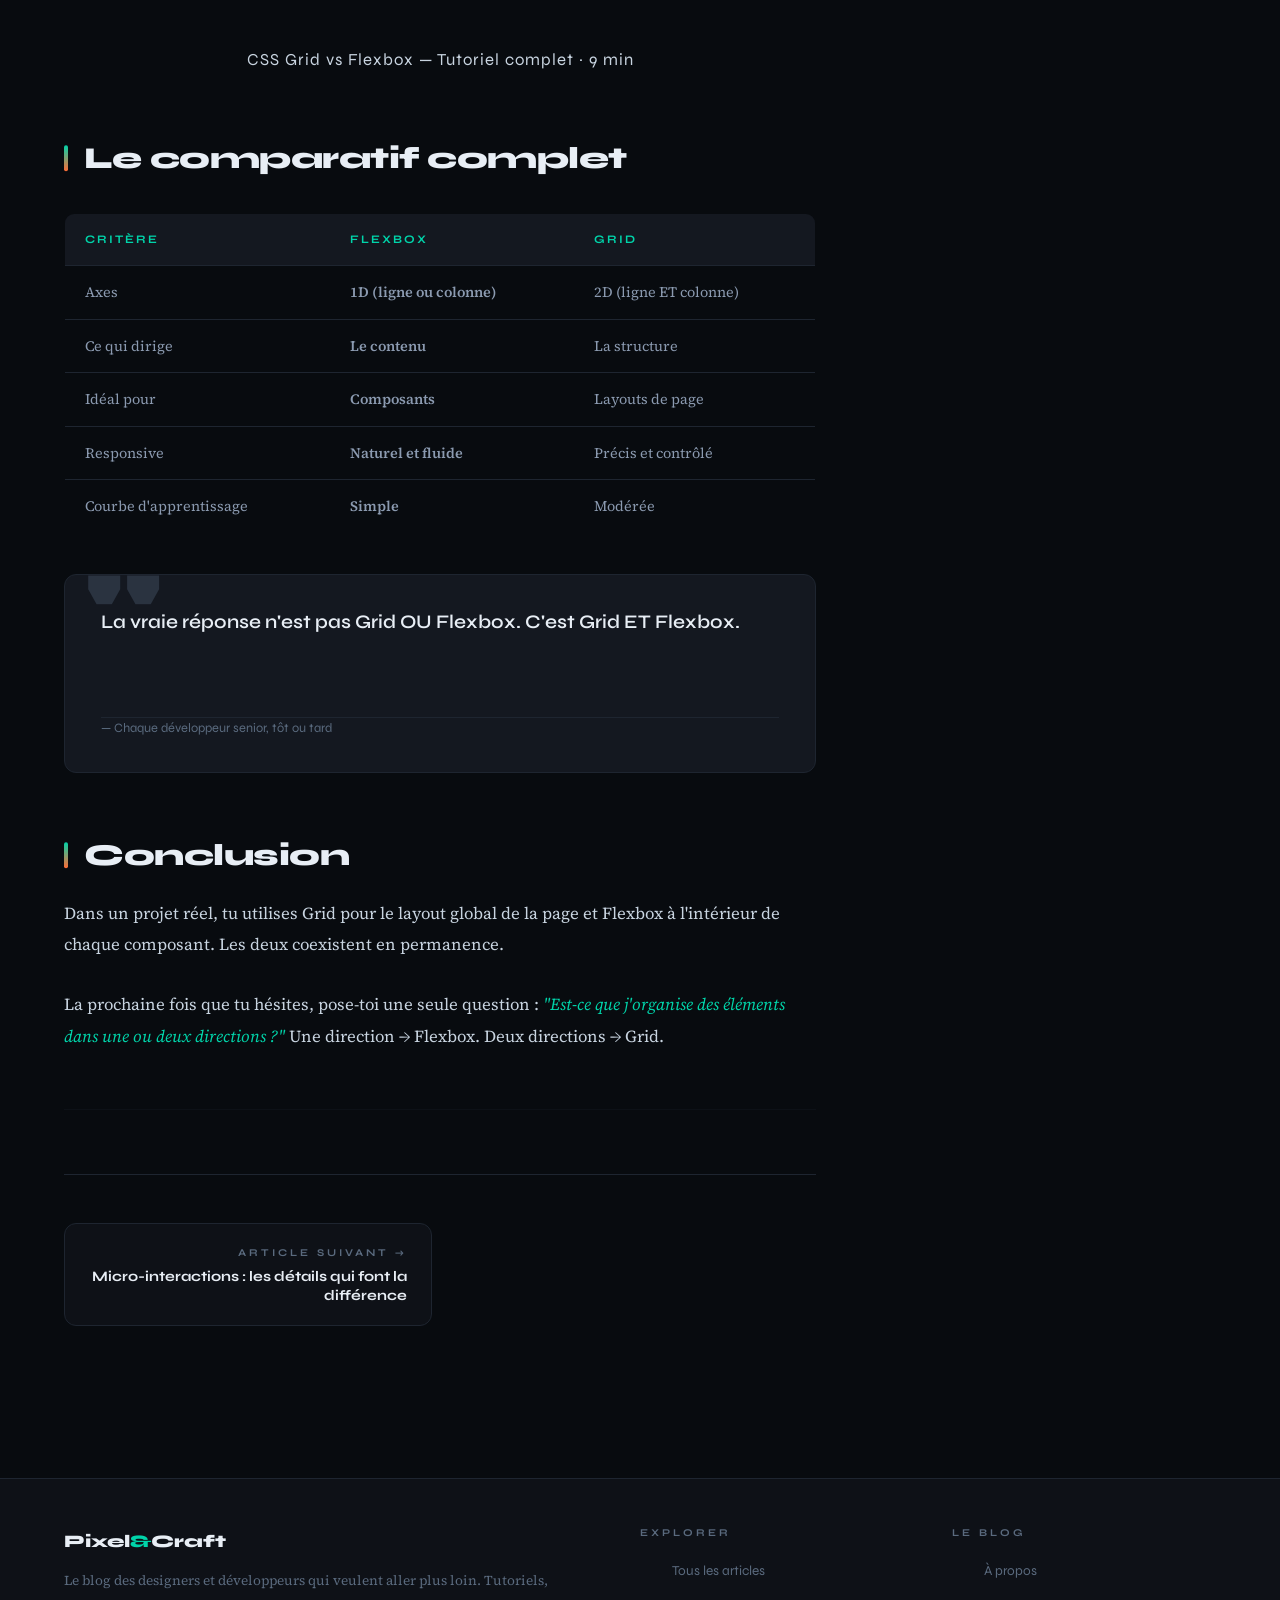
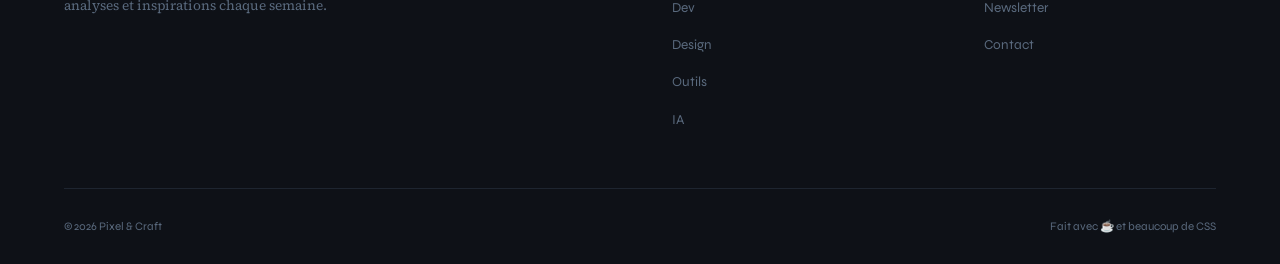
<file: article-template.html>
<!DOCTYPE html>
<html lang="fr">
<head>
  <meta charset="UTF-8"/>
  <meta name="viewport" content="width=device-width, initial-scale=1.0"/>
  <title>CSS Grid vs Flexbox — Pixel & Craft</title>

  <!-- Bootstrap -->
  <link href="https://cdn.jsdelivr.net/npm/bootstrap@5.3.0/dist/css/bootstrap.min.css" rel="stylesheet"/>

  <!--
    POLICES — choix délibéré pour un blog tech/design
    - Syne : géométrique, moderne, tech — pour les titres
    - Source Serif 4 : lisible, élégant — pour le corps de texte long
  -->
  <link href="https://fonts.googleapis.com/css2?family=Syne:wght@400;600;700;800&family=Source+Serif+4:ital,opsz,wght@0,8..60,300;0,8..60,400;0,8..60,600;1,8..60,400;1,8..60,600&family=JetBrains+Mono:wght@400;500&display=swap" rel="stylesheet"/>
  <link rel="stylesheet" href="shared.css">

  <style>

    /* ═══════════════════════════════════════════
       VARIABLES — palette tech/design
       Fond sombre avec accents lumineux
    ═══════════════════════════════════════════ */
    :root {
      --noir:        #080b0f;
      --surface:     #0e1117;
      --surface-2:   #141820;
      --border:      #1e2530;
      --border-2:    #2a3340;
      --accent:      #00d4aa;    /* vert cyan — tech, moderne */
      --accent-2:    #ff6b35;    /* orange — chaleur, créativité */
      --texte:       #e8eef5;
      --texte-2:     #8b9ab0;    /* texte secondaire */
      --texte-3:     #5a6a7e;    /* texte discret */
      --code-bg:     #0a0f16;
      --jaune:       #ffd93d;
    }

    /* ═══════════════════════════════════════════
       BASE
    ═══════════════════════════════════════════ */
    *, *::before, *::after {
      box-sizing: border-box;
      margin: 0; padding: 0;
    }

    html { scroll-behavior: smooth; }

    body {
      font-family: 'Source Serif 4', Georgia, serif;
      background: var(--noir);
      color: var(--texte);
      line-height: 1.7;
      /* Barre de progression de lecture en haut */
      background-attachment: fixed;
    }

    /* Barre de progression de lecture */
    .reading-progress {
      position: fixed;
      top: 0; left: 0;
      height: 3px;
      background: linear-gradient(90deg, var(--accent), var(--accent-2));
      width: 0%;
      z-index: 9999;
      transition: width 0.1s;
    }

    /* ═══════════════════════════════════════════
       NAVBAR
    ═══════════════════════════════════════════ */
    nav {
      position: sticky;
      top: 3px; /* juste après la barre de progression */
      z-index: 100;
      background: rgba(8, 11, 15, 0.85);
      backdrop-filter: blur(16px);
      -webkit-backdrop-filter: blur(16px);
      border-bottom: 1px solid var(--border);
      padding: 0 5%;
      height: 60px;
      display: flex;
      align-items: center;
      justify-content: space-between;
      gap: 24px;
    }

    .nav-logo {
      font-family: 'Syne', sans-serif;
      font-size: 1.1rem;
      font-weight: 800;
      color: var(--texte);
      text-decoration: none;
      letter-spacing: -0.5px;
      white-space: nowrap;
    }

    .nav-logo span { color: var(--accent); }

    .nav-links {
      list-style: none;
      display: flex;
      align-items: center;
      gap: 4px;
    }

    .nav-links a {
      text-decoration: none;
      font-family: 'Syne', sans-serif;
      font-size: 0.82rem;
      font-weight: 600;
      color: var(--texte-2);
      padding: 6px 14px;
      border-radius: 6px;
      transition: color 0.2s, background 0.2s;
    }

    .nav-links a:hover { color: var(--accent); background: rgba(0,212,170,0.08); }

    .nav-back {
      font-family: 'Syne', sans-serif;
      font-size: 0.78rem;
      font-weight: 600;
      color: var(--texte-3);
      text-decoration: none;
      display: flex;
      align-items: center;
      gap: 6px;
      transition: color 0.2s;
      white-space: nowrap;
    }

    .nav-back:hover { color: var(--accent); }

    .hamburger {
      display: none;
      flex-direction: column;
      gap: 5px;
      background: none;
      border: none;
      cursor: pointer;
      padding: 4px;
    }

    .hamburger span {
      display: block;
      width: 20px; height: 2px;
      background: var(--texte);
      border-radius: 2px;
      transition: all 0.3s;
    }

    .hamburger.ouvert span:nth-child(1) { transform: translateY(7px) rotate(45deg); }
    .hamburger.ouvert span:nth-child(2) { opacity: 0; }
    .hamburger.ouvert span:nth-child(3) { transform: translateY(-7px) rotate(-45deg); }

    /* ═══════════════════════════════════════════
       HERO DE L'ARTICLE
       Grande zone d'en-tête immersive
    ═══════════════════════════════════════════ */
    .article-hero {
      position: relative;
      min-height: 85vh;
      display: flex;
      flex-direction: column;
      justify-content: flex-end;
      padding: 0 5% 64px;
      overflow: hidden;
    }

    /* Fond animé — grille tech CSS pur */
    .article-hero::before {
      content: '';
      position: absolute;
      inset: 0;
      background-image:
        linear-gradient(var(--border) 1px, transparent 1px),
        linear-gradient(90deg, var(--border) 1px, transparent 1px);
      background-size: 60px 60px;
      opacity: 0.4;
    }

    /* Dégradé par-dessus la grille */
    .article-hero::after {
      content: '';
      position: absolute;
      inset: 0;
      background: linear-gradient(
        to bottom,
        rgba(8,11,15,0.3) 0%,
        rgba(8,11,15,0.0) 30%,
        rgba(8,11,15,0.7) 70%,
        rgba(8,11,15,1) 100%
      );
    }

    /* Cercle décoratif lumineux */
    .hero-glow {
      position: absolute;
      top: -200px; right: -200px;
      width: 600px; height: 600px;
      border-radius: 50%;
      background: radial-gradient(circle, rgba(0,212,170,0.12) 0%, transparent 70%);
      pointer-events: none;
    }

    .hero-glow-2 {
      position: absolute;
      bottom: -100px; left: 30%;
      width: 400px; height: 400px;
      border-radius: 50%;
      background: radial-gradient(circle, rgba(255,107,53,0.08) 0%, transparent 70%);
      pointer-events: none;
    }

    .hero-content {
      position: relative;
      z-index: 2;
      max-width: 800px;
      /* Animation d'entrée */
      animation: fadeUp 0.8s ease both;
    }

    @keyframes fadeUp {
      from { opacity: 0; transform: translateY(30px); }
      to   { opacity: 1; transform: translateY(0); }
    }

    .hero-meta-top {
      display: flex;
      align-items: center;
      gap: 12px;
      margin-bottom: 24px;
      flex-wrap: wrap;
    }

    .hero-tag {
      font-family: 'Syne', sans-serif;
      font-size: 0.65rem;
      font-weight: 700;
      letter-spacing: 3px;
      text-transform: uppercase;
      padding: 5px 12px;
      border-radius: 4px;
      border: 1px solid;
    }

    .tag-dev      { color: var(--accent);   border-color: rgba(0,212,170,0.4);  background: rgba(0,212,170,0.08); }
    .tag-design   { color: var(--accent-2); border-color: rgba(255,107,53,0.4); background: rgba(255,107,53,0.08); }
    .tag-ux       { color: var(--jaune);    border-color: rgba(255,217,61,0.4); background: rgba(255,217,61,0.08); }
    .tag-ia       { color: #a78bfa;         border-color: rgba(167,139,250,0.4);background: rgba(167,139,250,0.08); }
    .tag-outils   { color: #38bdf8;         border-color: rgba(56,189,248,0.4); background: rgba(56,189,248,0.08); }

    .hero-divider {
      width: 1px; height: 14px;
      background: var(--border-2);
    }

    .hero-breadcrumb {
      font-family: 'Syne', sans-serif;
      font-size: 0.72rem;
      color: var(--texte-3);
    }

    .hero-breadcrumb a { color: var(--texte-3); text-decoration: none; transition: color 0.2s; }
    .hero-breadcrumb a:hover { color: var(--accent); }

    /* Titre principal — le plus grand élément de la page */
    .article-hero h1 {
      font-family: 'Syne', sans-serif;
      font-size: clamp(2.4rem, 5.5vw, 4.8rem);
      font-weight: 800;
      line-height: 1.05;
      letter-spacing: -2px;
      color: var(--texte);
      margin-bottom: 24px;
    }

    /* Mot accent dans le titre */
    .article-hero h1 .accent { color: var(--accent); }
    .article-hero h1 .accent-2 { color: var(--accent-2); }

    .hero-intro {
      font-size: 1.15rem;
      color: var(--texte-2);
      line-height: 1.75;
      max-width: 620px;
      margin-bottom: 36px;
    }

    /* Infos auteur + meta */
    .hero-author-row {
      display: flex;
      align-items: center;
      justify-content: space-between;
      flex-wrap: wrap;
      gap: 20px;
      padding-top: 28px;
      border-top: 1px solid var(--border);
    }

    .author-info {
      display: flex;
      align-items: center;
      gap: 14px;
    }

    .author-avatar {
      width: 44px; height: 44px;
      border-radius: 50%;
      overflow: hidden;
      background: linear-gradient(135deg, var(--accent), var(--accent-2));
      display: flex;
      align-items: center;
      justify-content: center;
      font-family: 'Syne', sans-serif;
      font-size: 0.78rem;
      font-weight: 800;
      color: var(--noir);
      flex-shrink: 0;
    }

    .author-name {
      font-family: 'Syne', sans-serif;
      font-size: 0.9rem;
      font-weight: 700;
      color: var(--texte);
    }

    .author-role {
      font-size: 0.75rem;
      color: var(--texte-3);
      margin-top: 2px;
    }

    .article-stats {
      display: flex;
      gap: 20px;
      flex-wrap: wrap;
    }

    .stat {
      font-family: 'Syne', sans-serif;
      font-size: 0.75rem;
      color: var(--texte-3);
      display: flex;
      align-items: center;
      gap: 6px;
    }

    .stat-dot {
      width: 6px; height: 6px;
      border-radius: 50%;
      background: var(--accent);
      flex-shrink: 0;
    }

    /* ═══════════════════════════════════════════
       IMAGE PRINCIPALE
    ═══════════════════════════════════════════ */
    .article-cover {
      width: 100%;
      aspect-ratio: 21/8;
      overflow: hidden;
      position: relative;
    }

    .article-cover img {
      width: 100%;
      height: 100%;
      object-fit: cover;
    }

    /* Placeholder quand pas d'image */
    .cover-placeholder {
      width: 100%;
      height: 100%;
      display: flex;
      align-items: center;
      justify-content: center;
      font-size: 6rem;
      position: relative;
      overflow: hidden;
    }

    .cover-placeholder::before {
      content: '';
      position: absolute;
      inset: 0;
      background-image:
        linear-gradient(rgba(0,212,170,0.08) 1px, transparent 1px),
        linear-gradient(90deg, rgba(0,212,170,0.08) 1px, transparent 1px);
      background-size: 40px 40px;
    }

    .cover-placeholder.c1 { background: linear-gradient(135deg, #0a192f, #112240, #1d3557); }
    .cover-placeholder.c2 { background: linear-gradient(135deg, #1a0a2e, #2d1b69, #553c9a); }
    .cover-placeholder.c3 { background: linear-gradient(135deg, #0f2027, #203a43, #2c5364); }

    /* ═══════════════════════════════════════════
       LAYOUT ARTICLE + SIDEBAR
    ═══════════════════════════════════════════ */
    .article-layout {
      padding: 72px 5%;
    }

    /* ═══════════════════════════════════════════
       CORPS DE L'ARTICLE
       Typographie optimisée pour la lecture longue
    ═══════════════════════════════════════════ */
    .article-body {
      animation: fadeUp 0.6s 0.2s ease both;
    }

    /* Chapeau — intro mise en valeur */
    .article-body .chapeau {
      font-size: 1.2rem;
      line-height: 1.85;
      color: var(--texte-2);
      padding: 28px 32px;
      border-left: 3px solid var(--accent);
      background: rgba(0,212,170,0.04);
      border-radius: 0 8px 8px 0;
      margin-bottom: 40px;
      font-style: italic;
    }

    /* Paragraphes */
    .article-body p {
      font-size: 1.05rem;
      line-height: 1.9;
      color: #c8d4e0;
      margin-bottom: 28px;
    }

    /* Titres h2 */
    .article-body h2 {
      font-family: 'Syne', sans-serif;
      font-size: clamp(1.4rem, 2.5vw, 1.9rem);
      font-weight: 800;
      color: var(--texte);
      margin-top: 64px;
      margin-bottom: 24px;
      letter-spacing: -0.5px;
      position: relative;
      padding-left: 20px;
    }

    /* Trait coloré devant les h2 */
    .article-body h2::before {
      content: '';
      position: absolute;
      left: 0; top: 50%;
      transform: translateY(-50%);
      width: 4px;
      height: 70%;
      background: linear-gradient(to bottom, var(--accent), var(--accent-2));
      border-radius: 2px;
    }

    /* Titres h3 */
    .article-body h3 {
      font-family: 'Syne', sans-serif;
      font-size: 1.15rem;
      font-weight: 700;
      color: var(--texte);
      margin-top: 40px;
      margin-bottom: 16px;
      letter-spacing: -0.3px;
    }

    /* Listes non ordonnées — ul */
    .article-body ul {
      list-style: none;
      padding: 0;
      margin-bottom: 28px;
      display: flex;
      flex-direction: column;
      gap: 12px;
    }

    .article-body ul li {
      font-size: 1rem;
      line-height: 1.75;
      color: #c8d4e0;
      padding-left: 24px;
      position: relative;
    }

    /* Puce custom — tiret coloré */
    .article-body ul li::before {
      content: '—';
      position: absolute;
      left: 0;
      color: var(--accent);
      font-weight: 700;
    }

    /* Listes ordonnées — ol */
    .article-body ol {
      list-style: none;
      counter-reset: ol-counter;
      padding: 0;
      margin-bottom: 28px;
      display: flex;
      flex-direction: column;
      gap: 14px;
    }

    .article-body ol li {
      counter-increment: ol-counter;
      font-size: 1rem;
      line-height: 1.75;
      color: #c8d4e0;
      padding-left: 44px;
      position: relative;
    }

    /* Numéro custom */
    .article-body ol li::before {
      content: counter(ol-counter);
      position: absolute;
      left: 0;
      top: 2px;
      width: 26px; height: 26px;
      background: rgba(0,212,170,0.12);
      border: 1px solid rgba(0,212,170,0.3);
      border-radius: 6px;
      display: flex;
      align-items: center;
      justify-content: center;
      font-family: 'Syne', sans-serif;
      font-size: 0.72rem;
      font-weight: 700;
      color: var(--accent);
    }

    /* Citation — blockquote */
    .article-body blockquote {
      margin: 40px 0;
      padding: 32px 36px;
      background: var(--surface-2);
      border: 1px solid var(--border);
      border-radius: 12px;
      position: relative;
      overflow: hidden;
    }

    .article-body blockquote::before {
      content: '"';
      position: absolute;
      top: -20px; left: 20px;
      font-family: 'Syne', sans-serif;
      font-size: 8rem;
      font-weight: 800;
      color: var(--border-2);
      line-height: 1;
      pointer-events: none;
    }

    .article-body blockquote p {
      font-family: 'Syne', sans-serif;
      font-size: 1.2rem;
      font-style: normal;
      font-weight: 600;
      color: var(--texte);
      line-height: 1.6;
      margin-bottom: 12px;
      position: relative;
      z-index: 1;
    }

    .article-body blockquote footer {
      font-size: 0.8rem;
      color: var(--texte-3);
      font-family: 'Syne', sans-serif;
      background: none;
      padding: 0;
      position: relative;
      z-index: 1;
    }

    /* Code inline */
    .article-body code {
      font-family: 'JetBrains Mono', monospace;
      font-size: 0.85em;
      background: rgba(0,212,170,0.1);
      color: var(--accent);
      padding: 2px 7px;
      border-radius: 4px;
      border: 1px solid rgba(0,212,170,0.2);
    }

    /* Bloc de code */
    .article-body pre {
      background: var(--code-bg);
      border: 1px solid var(--border);
      border-radius: 10px;
      padding: 24px;
      overflow-x: auto;
      margin: 32px 0;
      position: relative;
    }

    .article-body pre code {
      font-family: 'JetBrains Mono', monospace;
      font-size: 0.88rem;
      background: none;
      color: #a8d8b9;
      border: none;
      padding: 0;
      line-height: 1.8;
    }

    /* Label du langage sur le bloc de code */
    .code-label {
      position: absolute;
      top: 12px; right: 16px;
      font-family: 'Syne', sans-serif;
      font-size: 0.62rem;
      font-weight: 700;
      letter-spacing: 2px;
      text-transform: uppercase;
      color: var(--texte-3);
    }

    /* Encadré info */
    .info-box {
      background: var(--surface-2);
      border: 1px solid var(--border);
      border-top: 3px solid var(--accent);
      border-radius: 0 0 10px 10px;
      padding: 24px 28px;
      margin: 36px 0;
    }

    .info-box-title {
      font-family: 'Syne', sans-serif;
      font-size: 0.72rem;
      font-weight: 700;
      letter-spacing: 3px;
      text-transform: uppercase;
      color: var(--accent);
      margin-bottom: 12px;
    }

    .info-box p {
      font-size: 0.92rem !important;
      color: var(--texte-2) !important;
      margin-bottom: 0 !important;
    }

    /* Images dans l'article */
    .article-body figure {
      margin: 40px 0;
    }

    .article-body figure img {
      width: 100%;
      border-radius: 10px;
      border: 1px solid var(--border);
    }

    /* Placeholder d'image dans l'article */
    .article-img-placeholder {
      width: 100%;
      border-radius: 10px;
      border: 1px solid var(--border);
      display: flex;
      align-items: center;
      justify-content: center;
      font-size: 3rem;
      position: relative;
      overflow: hidden;
    }

    .article-img-placeholder::before {
      content: '';
      position: absolute;
      inset: 0;
      background-image:
        linear-gradient(var(--border) 1px, transparent 1px),
        linear-gradient(90deg, var(--border) 1px, transparent 1px);
      background-size: 30px 30px;
      opacity: 0.5;
    }

    .img-p1 { height: 300px; background: linear-gradient(135deg, #0a192f 0%, #172a45 100%); }
    .img-p2 { height: 280px; background: linear-gradient(135deg, #1a0a2e 0%, #2d1b69 100%); }
    .img-p3 { height: 260px; background: linear-gradient(135deg, #0f2027 0%, #203a43 100%); }

    .article-body figcaption {
      text-align: center;
      font-size: 0.78rem;
      color: var(--texte-3);
      font-style: italic;
      margin-top: 12px;
      font-family: 'Syne', sans-serif;
    }

    /* Tableau comparatif */
    .article-table {
      width: 100%;
      border-collapse: collapse;
      margin: 36px 0;
      font-size: 0.9rem;
      overflow: hidden;
      border-radius: 10px;
      border: 1px solid var(--border);
    }

    .article-table thead tr {
      background: var(--surface-2);
    }

    .article-table th {
      font-family: 'Syne', sans-serif;
      font-size: 0.72rem;
      font-weight: 700;
      letter-spacing: 2px;
      text-transform: uppercase;
      color: var(--accent);
      padding: 16px 20px;
      text-align: left;
      border-bottom: 1px solid var(--border);
    }

    .article-table td {
      padding: 14px 20px;
      color: var(--texte-2);
      border-bottom: 1px solid var(--border);
      vertical-align: top;
    }

    .article-table tr:last-child td { border-bottom: none; }

    .article-table tbody tr:hover { background: rgba(255,255,255,0.02); }

    .td-win {
      color: var(--accent);
      font-weight: 600;
    }

    /* Vidéo */
    .video-container {
      margin: 40px 0;
    }

    .video-label {
      font-family: 'Syne', sans-serif;
      font-size: 0.72rem;
      color: var(--texte-3);
      text-align: center;
      margin-top: 12px;
      letter-spacing: 1px;
    }

    /* Séparateur */
    .article-body hr {
      border: none;
      border-top: 1px solid var(--border);
      margin: 56px 0;
    }

    /* ═══════════════════════════════════════════
       SIDEBAR
    ═══════════════════════════════════════════ */
    .sidebar {
      position: sticky;
      top: 80px;
      display: flex;
      flex-direction: column;
      gap: 24px;
    }

    .sidebar-block {
      background: var(--surface);
      border: 1px solid var(--border);
      border-radius: 12px;
      padding: 24px;
    }

    .sidebar-block h5 {
      font-family: 'Syne', sans-serif;
      font-size: 0.68rem;
      font-weight: 700;
      letter-spacing: 3px;
      text-transform: uppercase;
      color: var(--texte-3);
      margin-bottom: 16px;
      padding-bottom: 12px;
      border-bottom: 1px solid var(--border);
    }

    /* Table des matières */
    .toc-list {
      list-style: none;
      display: flex;
      flex-direction: column;
      gap: 4px;
    }

    .toc-list a {
      display: block;
      text-decoration: none;
      font-family: 'Syne', sans-serif;
      font-size: 0.82rem;
      color: var(--texte-3);
      padding: 7px 10px;
      border-radius: 6px;
      transition: all 0.15s;
      border-left: 2px solid transparent;
    }

    .toc-list a:hover,
    .toc-list a.active {
      color: var(--accent);
      background: rgba(0,212,170,0.06);
      border-left-color: var(--accent);
    }

    /* Articles similaires */
    .related-list {
      list-style: none;
      display: flex;
      flex-direction: column;
      gap: 16px;
    }

    .related-item {
      display: flex;
      gap: 12px;
      align-items: flex-start;
      cursor: pointer;
    }

    .related-num {
      font-family: 'Syne', sans-serif;
      font-size: 1.4rem;
      font-weight: 800;
      color: var(--border-2);
      line-height: 1;
      flex-shrink: 0;
      width: 28px;
    }

    .related-title {
      font-family: 'Syne', sans-serif;
      font-size: 0.82rem;
      font-weight: 600;
      color: var(--texte-2);
      line-height: 1.4;
      transition: color 0.2s;
    }

    .related-item:hover .related-title { color: var(--accent); }

    .related-tag {
      font-size: 0.62rem;
      color: var(--texte-3);
      margin-top: 3px;
      font-family: 'Syne', sans-serif;
    }

    /* Newsletter sidebar */
    .newsletter-sidebar {
      background: linear-gradient(135deg, rgba(0,212,170,0.08), rgba(255,107,53,0.05));
      border: 1px solid rgba(0,212,170,0.2);
      border-radius: 12px;
      padding: 24px;
    }

    .newsletter-sidebar h5 {
      font-family: 'Syne', sans-serif;
      font-size: 1rem;
      font-weight: 800;
      color: var(--texte);
      margin-bottom: 8px;
      border: none;
      padding: 0;
      letter-spacing: 0;
      text-transform: none;
    }

    .newsletter-sidebar p {
      font-size: 0.82rem;
      color: var(--texte-3);
      line-height: 1.6;
      margin-bottom: 16px;
    }

    .newsletter-sidebar input {
      width: 100%;
      background: rgba(255,255,255,0.05);
      border: 1px solid var(--border-2);
      border-radius: 6px;
      padding: 10px 14px;
      color: var(--texte);
      font-family: 'Syne', sans-serif;
      font-size: 0.82rem;
      outline: none;
      margin-bottom: 10px;
      transition: border-color 0.2s;
    }

    .newsletter-sidebar input:focus { border-color: var(--accent); }
    .newsletter-sidebar input::placeholder { color: var(--texte-3); }

    .newsletter-sidebar button {
      width: 100%;
      background: var(--accent);
      color: var(--noir);
      border: none;
      border-radius: 6px;
      padding: 11px;
      font-family: 'Syne', sans-serif;
      font-size: 0.82rem;
      font-weight: 700;
      cursor: pointer;
      transition: opacity 0.2s, transform 0.2s;
    }

    .newsletter-sidebar button:hover { opacity: 0.88; transform: translateY(-1px); }

    /* ═══════════════════════════════════════════
       NAVIGATION ENTRE ARTICLES
    ═══════════════════════════════════════════ */
    .article-navigation {
      display: grid;
      grid-template-columns: 1fr 1fr;
      gap: 16px;
      margin-top: 64px;
      padding-top: 48px;
      border-top: 1px solid var(--border);
    }

    .nav-article {
      background: var(--surface);
      border: 1px solid var(--border);
      border-radius: 12px;
      padding: 20px 24px;
      text-decoration: none;
      transition: border-color 0.2s, transform 0.2s;
      display: flex;
      flex-direction: column;
      gap: 6px;
    }

    .nav-article:hover {
      border-color: var(--accent);
      transform: translateY(-2px);
    }

    .nav-article-dir {
      font-family: 'Syne', sans-serif;
      font-size: 0.65rem;
      font-weight: 700;
      letter-spacing: 3px;
      text-transform: uppercase;
      color: var(--texte-3);
    }

    .nav-article-title {
      font-family: 'Syne', sans-serif;
      font-size: 0.9rem;
      font-weight: 700;
      color: var(--texte);
      line-height: 1.3;
    }

    .nav-article.next { text-align: right; }

    /* ═══════════════════════════════════════════
       FOOTER
    ═══════════════════════════════════════════ */
    footer {
      background: var(--surface);
      border-top: 1px solid var(--border);
      padding: 48px 5% 28px;
      margin-top: 80px;
    }

    .footer-grid {
      display: grid;
      grid-template-columns: 2fr 1fr 1fr;
      gap: 48px;
      padding-bottom: 40px;
      border-bottom: 1px solid var(--border);
      margin-bottom: 28px;
    }

    .footer-brand {
      font-family: 'Syne', sans-serif;
      font-size: 1.1rem;
      font-weight: 800;
      color: var(--texte);
      margin-bottom: 12px;
    }

    .footer-brand span { color: var(--accent); }

    footer p {
      font-size: 0.85rem;
      line-height: 1.8;
      color: var(--texte-3);
    }

    footer h6 {
      font-family: 'Syne', sans-serif;
      font-size: 0.65rem;
      font-weight: 700;
      letter-spacing: 3px;
      text-transform: uppercase;
      color: var(--texte-3);
      margin-bottom: 16px;
    }

    .footer-links {
      list-style: none;
      display: flex;
      flex-direction: column;
      gap: 10px;
    }

    .footer-links a {
      text-decoration: none;
      font-family: 'Syne', sans-serif;
      font-size: 0.85rem;
      color: var(--texte-3);
      transition: color 0.2s;
    }

    .footer-links a:hover { color: var(--accent); }

    .footer-bottom {
      display: flex;
      justify-content: space-between;
      font-family: 'Syne', sans-serif;
      font-size: 0.72rem;
      color: var(--texte-3);
      flex-wrap: wrap;
      gap: 8px;
    }

    /* ═══════════════════════════════════════════
       RESPONSIVE
    ═══════════════════════════════════════════ */
    @media (max-width: 992px) {
      .nav-links { display: none; }
      .hamburger { display: flex; }

      .nav-links.ouvert {
        display: flex;
        flex-direction: column;
        position: fixed;
        top: 63px; left: 0; right: 0;
        background: var(--surface);
        border-bottom: 1px solid var(--border);
        padding: 16px 5%;
        gap: 4px;
        z-index: 99;
      }

      .article-hero { min-height: 70vh; padding-bottom: 48px; }
      .article-hero h1 { letter-spacing: -1px; }

      .sidebar { position: static; }

      .article-navigation { grid-template-columns: 1fr; }

      .footer-grid { grid-template-columns: 1fr; gap: 28px; }
    }

    @media (max-width: 576px) {
      .article-hero h1 { font-size: 2.2rem; }
      .hero-author-row { flex-direction: column; align-items: flex-start; }
    }

  </style>
</head>
<body>

  <!-- Barre de progression de lecture -->
  <div class="reading-progress" id="readingProgress"></div>

  <!-- ═══════════════════════════════════════════
       NAVBAR
  ═══════════════════════════════════════════ -->
  <nav>
    <a href="index.html" class="nav-logo">Pixel<span>&</span>Craft</a>

    <ul class="nav-links" id="navMenu">
      <li><a href="index.html">Accueil</a></li>
      <li><a href="#">Dev</a></li>
      <li><a href="#">Design</a></li>
      <li><a href="#">Outils</a></li>
      <li><a href="#">IA</a></li>
    </ul>

    <a href="index.html" class="nav-back d-none d-lg-flex">← Retour aux articles</a>

    <button class="hamburger" id="hamburger" onclick="toggleMenu()">
      <span></span><span></span><span></span>
    </button>
  </nav>

  <!-- ═══════════════════════════════════════════
       HERO DE L'ARTICLE
       ↓ MODIFIE ICI pour chaque article
  ═══════════════════════════════════════════ -->
  <header class="article-hero">
    <div class="hero-glow"></div>
    <div class="hero-glow-2"></div>

    <div class="hero-content">

      <!-- Fil d'ariane + tag catégorie -->
      <div class="hero-meta-top">
        <!--
          MODIFIE : change la classe et le texte du tag
          selon la catégorie de l'article
          Classes disponibles : tag-dev, tag-design, tag-ux, tag-ia, tag-outils
        -->
        <span class="hero-tag tag-dev">Dev</span>
        <div class="hero-divider"></div>
        <span class="hero-breadcrumb">
          <a href="index.html">Accueil</a> / <a href="#">Dev</a> / Article
        </span>
      </div>

      <!--
        MODIFIE : le titre de l'article
        Tu peux mettre des mots en .accent (vert) ou .accent-2 (orange)
      -->
      <h1>CSS Grid <span class="accent">vs</span> Flexbox :<br/>quand utiliser <span class="accent-2">lequel</span> ?</h1>

      <!--
        MODIFIE : la phrase d'accroche
      -->
      <p class="hero-intro">
        Une comparaison honnête des deux outils les plus puissants du CSS moderne, avec des cas d'usage concrets pour savoir exactement quel outil choisir dans chaque situation.
      </p>

      <!-- Auteur + méta -->
      <div class="hero-author-row">
        <div class="author-info">
          <!--
            MODIFIE : initiales, nom, rôle de l'auteur
          -->
          <div class="author-avatar"><img src="images/katrine2.avif" alt=""></div>
          <div>
            <div class="author-name">Karine L.</div>
            <div class="author-role">Développeuse Frontend</div>
          </div>
        </div>
        <div class="article-stats">
          <!--
            MODIFIE : date et durée de lecture
          -->
          <div class="stat"><div class="stat-dot"></div> 2 mai 2026</div>
          <div class="stat"><div class="stat-dot"></div> 5 min de lecture</div>
          <div class="stat"><div class="stat-dot"></div> 2 840 vues</div>
        </div>
      </div>

    </div>
  </header>

  <!-- ═══════════════════════════════════════════
       IMAGE PRINCIPALE
       MODIFIE : remplace .c1 par .c2 ou .c3 pour changer la couleur
       Ou remplace le placeholder par une vraie <img>
  ═══════════════════════════════════════════ -->
  <div class="article-cover">
    <div class="cover-placeholder c1"> <img src="images/Flexboxgrid.jpg" alt="CSS Grid vs Flexbox"></div>
    <!--
      Avec une vraie image :
      <img src="images/grid-vs-flexbox.jpg" alt="CSS Grid vs Flexbox"/>
    -->
  </div>

  <!-- ═══════════════════════════════════════════
       LAYOUT PRINCIPAL — article + sidebar
       Bootstrap : container, row, col-lg-8, col-lg-4
  ═══════════════════════════════════════════ -->
  <div class="article-layout">
    <div class="container-fluid px-0">
      <div class="row g-5">

        <!-- CORPS DE L'ARTICLE — 8 colonnes -->
        <div class="col-lg-8">
          <article class="article-body" id="articleBody">

            <!--
              ═══════════════════════════════════
              ↓↓↓ MODIFIE LE CONTENU ICI ↓↓↓
              Remplace tout ce qui est entre ces
              commentaires pour chaque article.
              ═══════════════════════════════════
            -->

            <!-- Chapeau — intro mise en valeur -->
            <p class="chapeau">
              CSS Grid et Flexbox sont les deux outils de mise en page les plus puissants du CSS moderne. Pourtant, beaucoup de développeurs utilisent l'un à la place de l'autre par habitude. Voici enfin une réponse claire à la question que tout le monde se pose.
            </p>

            <!-- Image principale -->
            <figure>
              <div class="article-img-placeholder img-p1"><img src="images/flexvs.jpg" alt=""></div>
              <!--
                Avec une vraie image :
                <img src="images/flexbox-vs-grid.jpg" class="img-fluid" alt="Flexbox vs Grid"/>
              -->
              <figcaption>Flexbox (axe unique) vs Grid (deux axes simultanés)</figcaption>
            </figure>

            <h2 id="regle">La règle d'or en une phrase</h2>

            <p>
              <strong style="color:var(--texte)">Flexbox</strong> est fait pour aligner des éléments sur un seul axe — une ligne ou une colonne. <strong style="color:var(--texte)">Grid</strong> est fait pour organiser des éléments sur deux axes en même temps — lignes ET colonnes.
            </p>

            <p>
              C'est aussi simple que ça. Tout le reste découle de cette distinction. Si tu gardes ça en tête, tu feras le bon choix 90% du temps sans même y réfléchir.
            </p>

            <!-- Encadré info -->
            <div class="info-box">
              <div class="info-box-title">💡 À retenir</div>
              <p>Flexbox = 1 direction. Grid = 2 directions. Dans un vrai projet, tu utiliseras les deux dans la même page.</p>
            </div>

            <h2 id="flexbox">Quand utiliser Flexbox</h2>

            <h3>Les cas où Flexbox gagne</h3>

            <p>
              Flexbox excelle quand tu veux aligner des éléments dans une seule direction et que leur nombre ou taille peut varier dynamiquement.
            </p>

            <!-- Liste non ordonnée -->
            <ul>
              <li>Une navbar avec le logo à gauche et les liens à droite</li>
              <li>Un groupe de boutons côte à côte</li>
              <li>Des tags ou badges qui s'adaptent au contenu</li>
              <li>Un composant de carte avec titre, texte et bouton alignés</li>
              <li>Un formulaire avec label et input sur la même ligne</li>
            </ul>

            <!-- Bloc de code -->
            <pre><span class="code-label">CSS</span><code>.navbar {
  display: flex;
  justify-content: space-between;
  align-items: center;
}

.btn-group {
  display: flex;
  gap: 12px;
  flex-wrap: wrap; /* passe à la ligne si nécessaire */
}</code></pre>

            <h2 id="grid">Quand utiliser Grid</h2>

            <h3>Les cas où Grid gagne</h3>

            <p>
              Grid excelle quand tu veux définir une structure précise et y placer des éléments — peu importe leur contenu. Tu penses d'abord à la grille, ensuite au contenu.
            </p>

            <!-- Liste ordonnée -->
            <ol>
              <li>Une page entière avec header, sidebar, contenu et footer</li>
              <li>Une galerie de photos en grille régulière</li>
              <li>Un dashboard avec des widgets de tailles différentes</li>
              <li>Un layout magazine avec des colonnes asymétriques</li>
            </ol>

            <pre><span class="code-label">CSS</span><code>.page-layout {
  display: grid;
  grid-template-columns: 240px 1fr;
  grid-template-rows: 64px 1fr 80px;
  min-height: 100vh;
}

.galerie {
  display: grid;
  grid-template-columns: repeat(3, 1fr);
  gap: 24px;
}</code></pre>

            <figure>
              <div class="article-img-placeholder img-p2"><img src="images/grid2.png" alt=""></div>
              <figcaption>Une page structurée avec Grid — chaque zone bien définie</figcaption>
            </figure>

            <!-- Vidéo YouTube -->
            <div class="video-container">
              <div class="ratio ratio-16x9">
                <!--
                  MODIFIE : remplace l'URL YouTube par celle de la vidéo voulue
                  Format : https://www.youtube.com/embed/IDENTIFIANT_VIDEO
                -->
                <iframe
                  src="https://www.youtube.com/embed/KAn-6wUnRPQ?si=AfG8_miYxhMhZjPa"
                  title="CSS Grid vs Flexbox"
                  allowfullscreen>
                </iframe>
              </div>
              <p class="video-label">CSS Grid vs Flexbox — Tutoriel complet · 9 min</p>
            </div>

            <h2 id="comparatif">Le comparatif complet</h2>

            <!-- Tableau comparatif -->
            <table class="article-table">
              <thead>
                <tr>
                  <th>Critère</th>
                  <th>Flexbox</th>
                  <th>Grid</th>
                </tr>
              </thead>
              <tbody>
                <tr>
                  <td>Axes</td>
                  <td class="td-win">1D (ligne ou colonne)</td>
                  <td>2D (ligne ET colonne)</td>
                </tr>
                <tr>
                  <td>Ce qui dirige</td>
                  <td class="td-win">Le contenu</td>
                  <td>La structure</td>
                </tr>
                <tr>
                  <td>Idéal pour</td>
                  <td class="td-win">Composants</td>
                  <td>Layouts de page</td>
                </tr>
                <tr>
                  <td>Responsive</td>
                  <td class="td-win">Naturel et fluide</td>
                  <td>Précis et contrôlé</td>
                </tr>
                <tr>
                  <td>Courbe d'apprentissage</td>
                  <td class="td-win">Simple</td>
                  <td>Modérée</td>
                </tr>
              </tbody>
            </table>

            <!-- Citation -->
            <blockquote>
              <p>La vraie réponse n'est pas Grid OU Flexbox. C'est Grid ET Flexbox.</p>
              <footer>— Chaque développeur senior, tôt ou tard</footer>
            </blockquote>

            <h2 id="conclusion">Conclusion</h2>

            <p>
              Dans un projet réel, tu utilises Grid pour le layout global de la page et Flexbox à l'intérieur de chaque composant. Les deux coexistent en permanence.
            </p>

            <p>
              La prochaine fois que tu hésites, pose-toi une seule question : <em style="color:var(--accent)">"Est-ce que j'organise des éléments dans une ou deux directions ?"</em> Une direction → Flexbox. Deux directions → Grid.
            </p>

            <hr/>

            <!--
              ═══════════════════════════════════
              ↑↑↑ FIN DU CONTENU À MODIFIER ↑↑↑
              ═══════════════════════════════════
            -->

            <!-- Navigation entre articles -->
            <div class="article-navigation">
              <a href="article1.html" class="nav-article next">
                <div class="nav-article-dir">Article suivant →</div>
                <!--
                  MODIFIE : titre de l'article suivant
                -->
                <div class="nav-article-title">Micro-interactions : les détails qui font la différence</div>
              </a>
            </div>

          </article>
        </div>

        <!-- SIDEBAR — 4 colonnes -->
        <div class="col-lg-4">
          <aside class="sidebar">

            <!-- Table des matières -->
            <div class="sidebar-block">
              <h5>Dans cet article</h5>
              <!--
                MODIFIE : les liens de la table des matières
                Le href="#id" doit correspondre à l'id mis sur les h2
              -->
              <ul class="toc-list">
                <li><a href="#regle">La règle d'or</a></li>
                <li><a href="#flexbox">Quand utiliser Flexbox</a></li>
                <li><a href="#grid">Quand utiliser Grid</a></li>
                <li><a href="#comparatif">Le comparatif complet</a></li>
                <li><a href="#conclusion">Conclusion</a></li>
              </ul>
            </div>

            <!-- Articles similaires -->
            <div class="sidebar-block">
              <h5>Articles similaires</h5>
              <ul class="related-list">
                <li class="related-item">
                  <div class="related-num">01</div>
                  <div>
                    <div class="related-title">Typographie variable : l'avenir de la lisibilité web</div>
                    <div class="related-tag">Design · 9 min</div>
                  </div>
                </li>
                <li class="related-item">
                  <div class="related-num">02</div>
                  <div>
                    <div class="related-title">Web Components natifs : enfin matures en 2026 ?</div>
                    <div class="related-tag">Dev · 11 min</div>
                  </div>
                </li>
                <li class="related-item">
                  <div class="related-num">03</div>
                  <div>
                    <div class="related-title">Figma en 2026 : les 8 fonctionnalités que personne n'utilise</div>
                    <div class="related-tag">Outils · 7 min</div>
                  </div>
                </li>
              </ul>
            </div>

            <!-- Newsletter -->
            <div class="newsletter-sidebar">
              <h5>Newsletter hebdo</h5>
              <p>Les meilleurs articles de la semaine, directement dans ta boîte mail. Zéro spam.</p>
              <input type="email" placeholder="ton@email.com"/>
              <button>S'abonner →</button>
            </div>

          </aside>
        </div>

      </div>
    </div>
  </div>

  <!-- ═══════════════════════════════════════════
       FOOTER
  ═══════════════════════════════════════════ -->
  <footer>
    <div class="container-fluid px-0" style="padding: 0 5%;">
      <div class="footer-grid">
        <div>
          <div class="footer-brand">Pixel<span>&</span>Craft</div>
          <p>Le blog des designers et développeurs qui veulent aller plus loin. Tutoriels, analyses et inspirations chaque semaine.</p>
        </div>
        <div>
          <h6>Explorer</h6>
          <ul class="footer-links">
            <li><a href="index.html">Tous les articles</a></li>
            <li><a href="#">Dev</a></li>
            <li><a href="#">Design</a></li>
            <li><a href="#">Outils</a></li>
            <li><a href="#">IA</a></li>
          </ul>
        </div>
        <div>
          <h6>Le blog</h6>
          <ul class="footer-links">
            <li><a href="#">À propos</a></li>
            <li><a href="#">Newsletter</a></li>
            <li><a href="#">Contact</a></li>
          </ul>
        </div>
      </div>
      <div class="footer-bottom">
        <span>© 2026 Pixel & Craft</span>
        <span>Fait avec ☕ et beaucoup de CSS</span>
      </div>
    </div>
  </footer>

  <!-- Script Bootstrap -->
  <script src="https://cdn.jsdelivr.net/npm/bootstrap@5.3.0/dist/js/bootstrap.bundle.min.js"></script>

  <script>
    // ─── Hamburger menu ───
    function toggleMenu() {
      document.getElementById('navMenu').classList.toggle('ouvert');
      document.getElementById('hamburger').classList.toggle('ouvert');
    }

    // ─── Barre de progression de lecture ───
    // Calcule le % de l'article lu et remplit la barre en haut
    window.addEventListener('scroll', function () {
      const article = document.getElementById('articleBody');
      const bar     = document.getElementById('readingProgress');
      if (!article) return;

      const articleTop    = article.offsetTop;
      const articleHeight = article.offsetHeight;
      const scrolled      = window.scrollY - articleTop;
      const pct           = Math.min(100, Math.max(0, (scrolled / articleHeight) * 100));
      bar.style.width     = pct + '%';
    });

    // ─── Table des matières active ───
    // Met en surbrillance le lien de la section visible
    const sections = document.querySelectorAll('h2[id]');
    const tocLinks = document.querySelectorAll('.toc-list a');

    window.addEventListener('scroll', function () {
      let current = '';
      sections.forEach(section => {
        if (window.scrollY >= section.offsetTop - 120) {
          current = section.getAttribute('id');
        }
      });

      tocLinks.forEach(link => {
        link.classList.remove('active');
        if (link.getAttribute('href') === '#' + current) {
          link.classList.add('active');
        }
      });
    });
  </script>

</body>
</html>
</file>
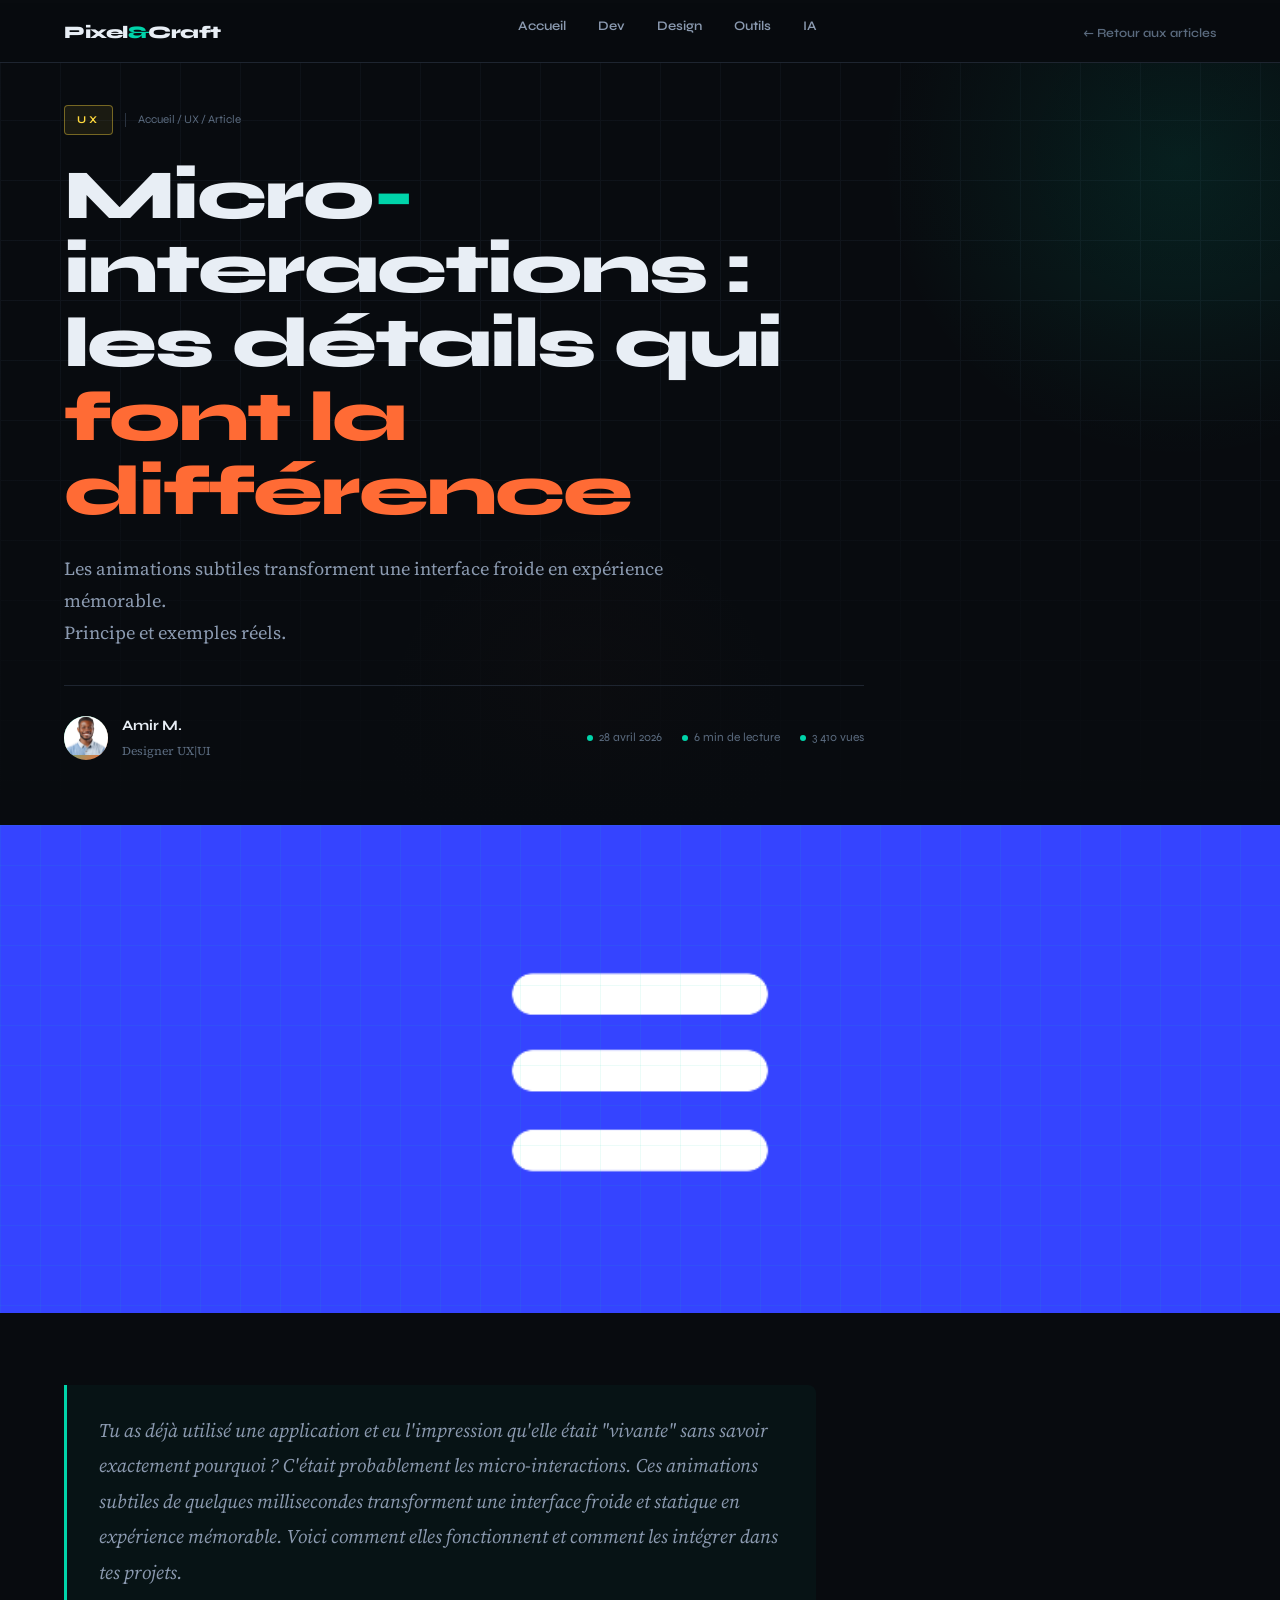
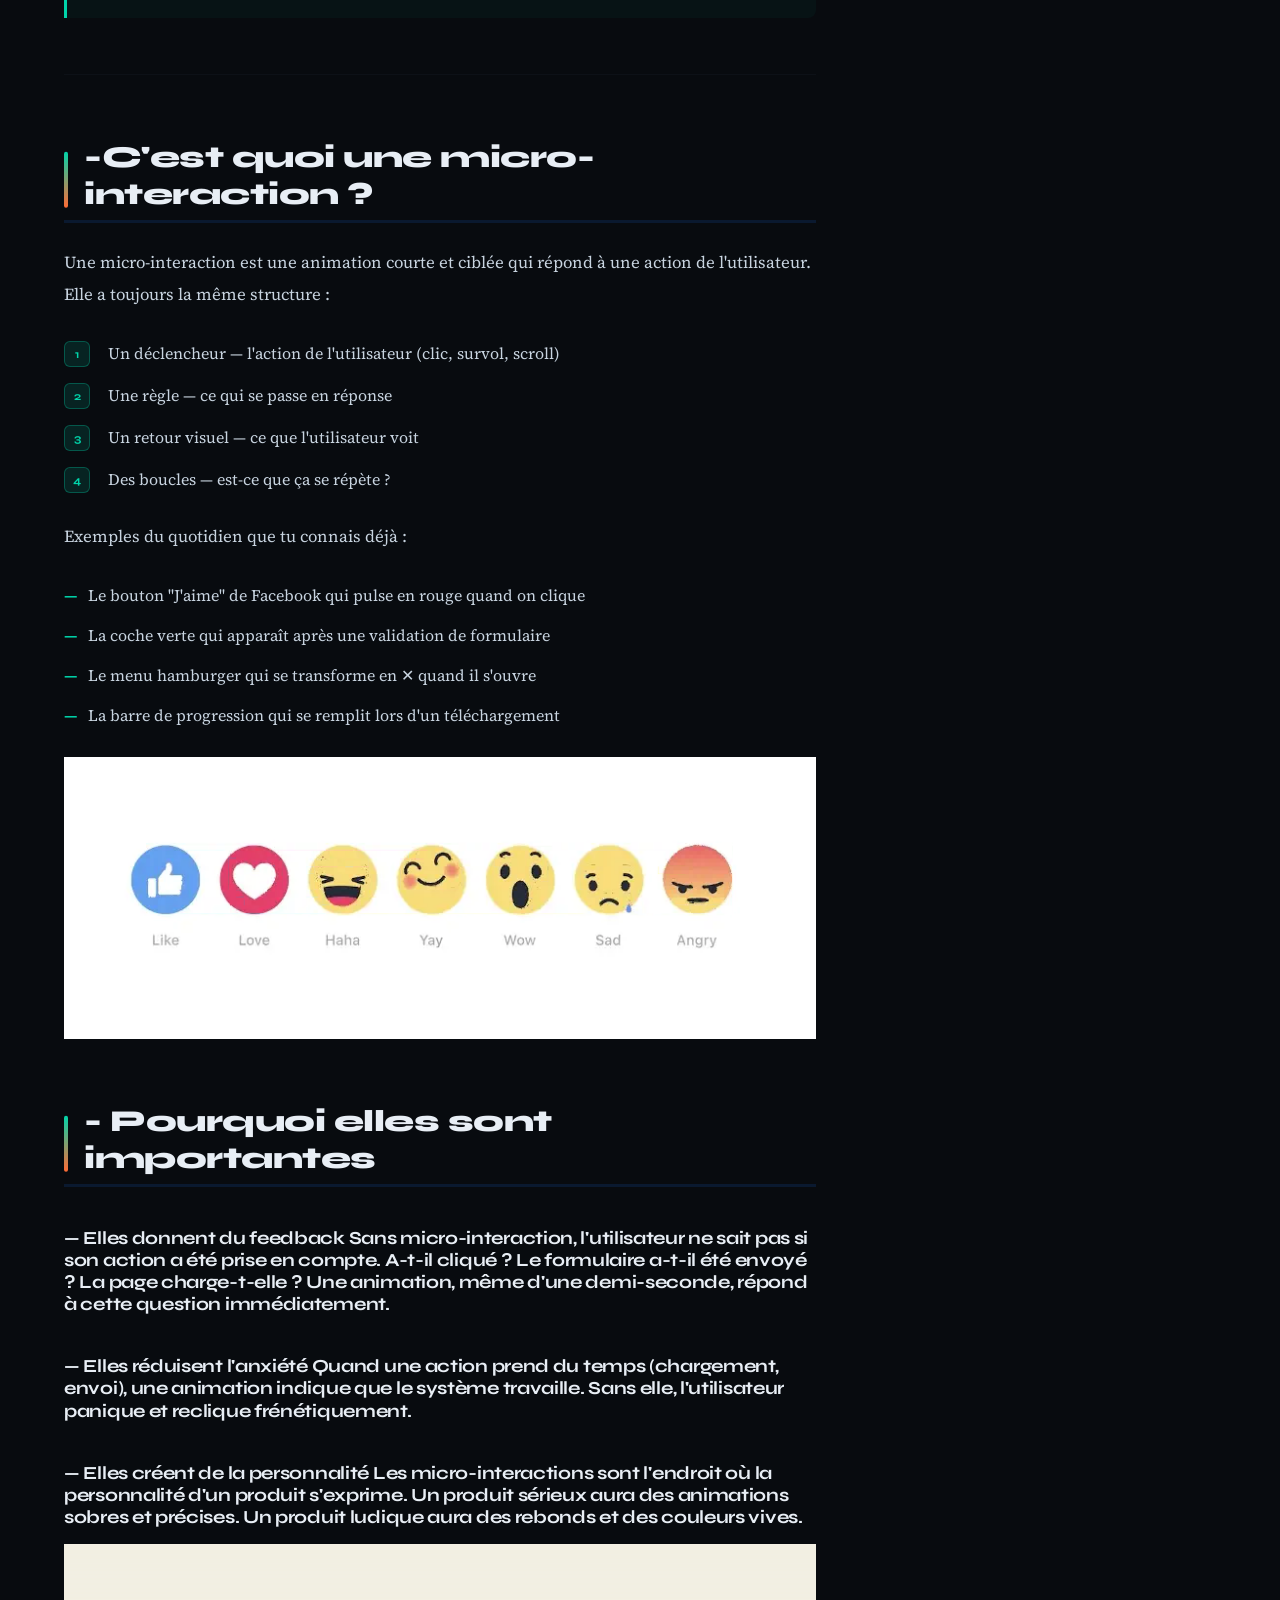
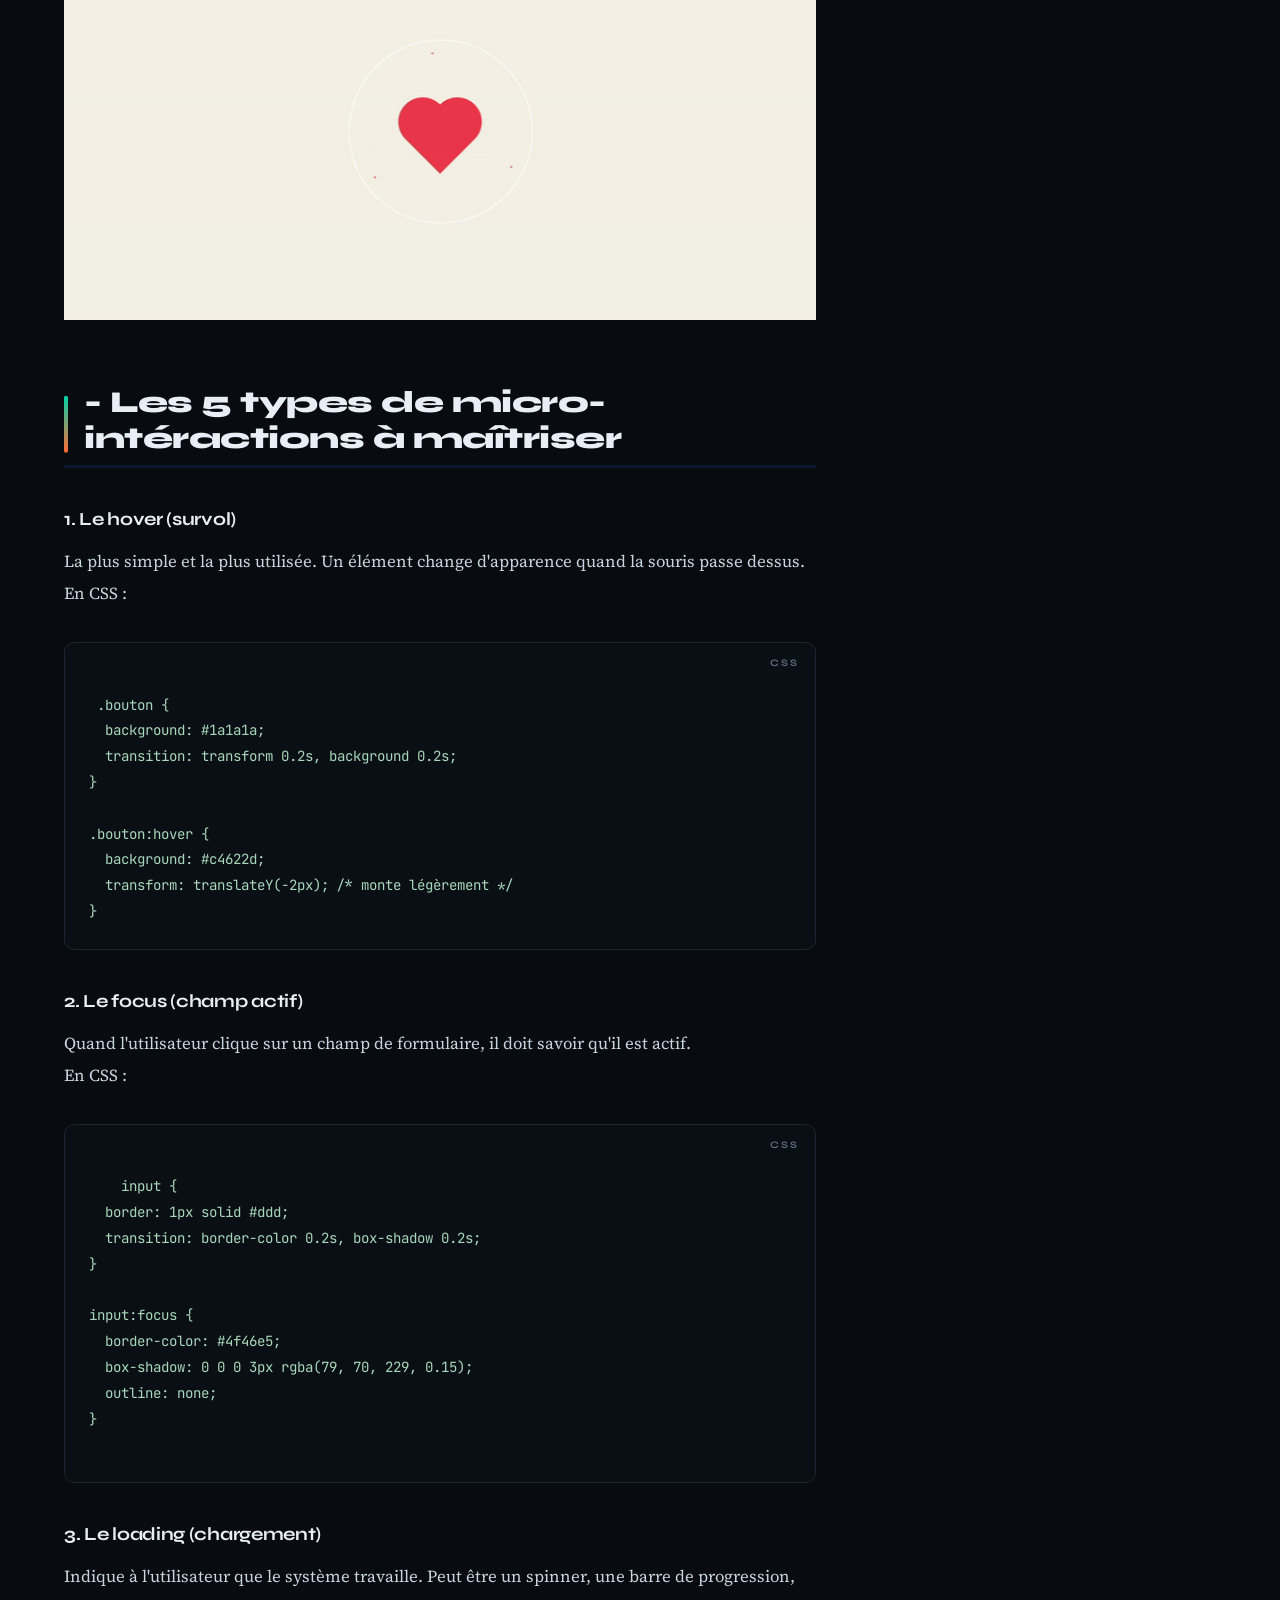
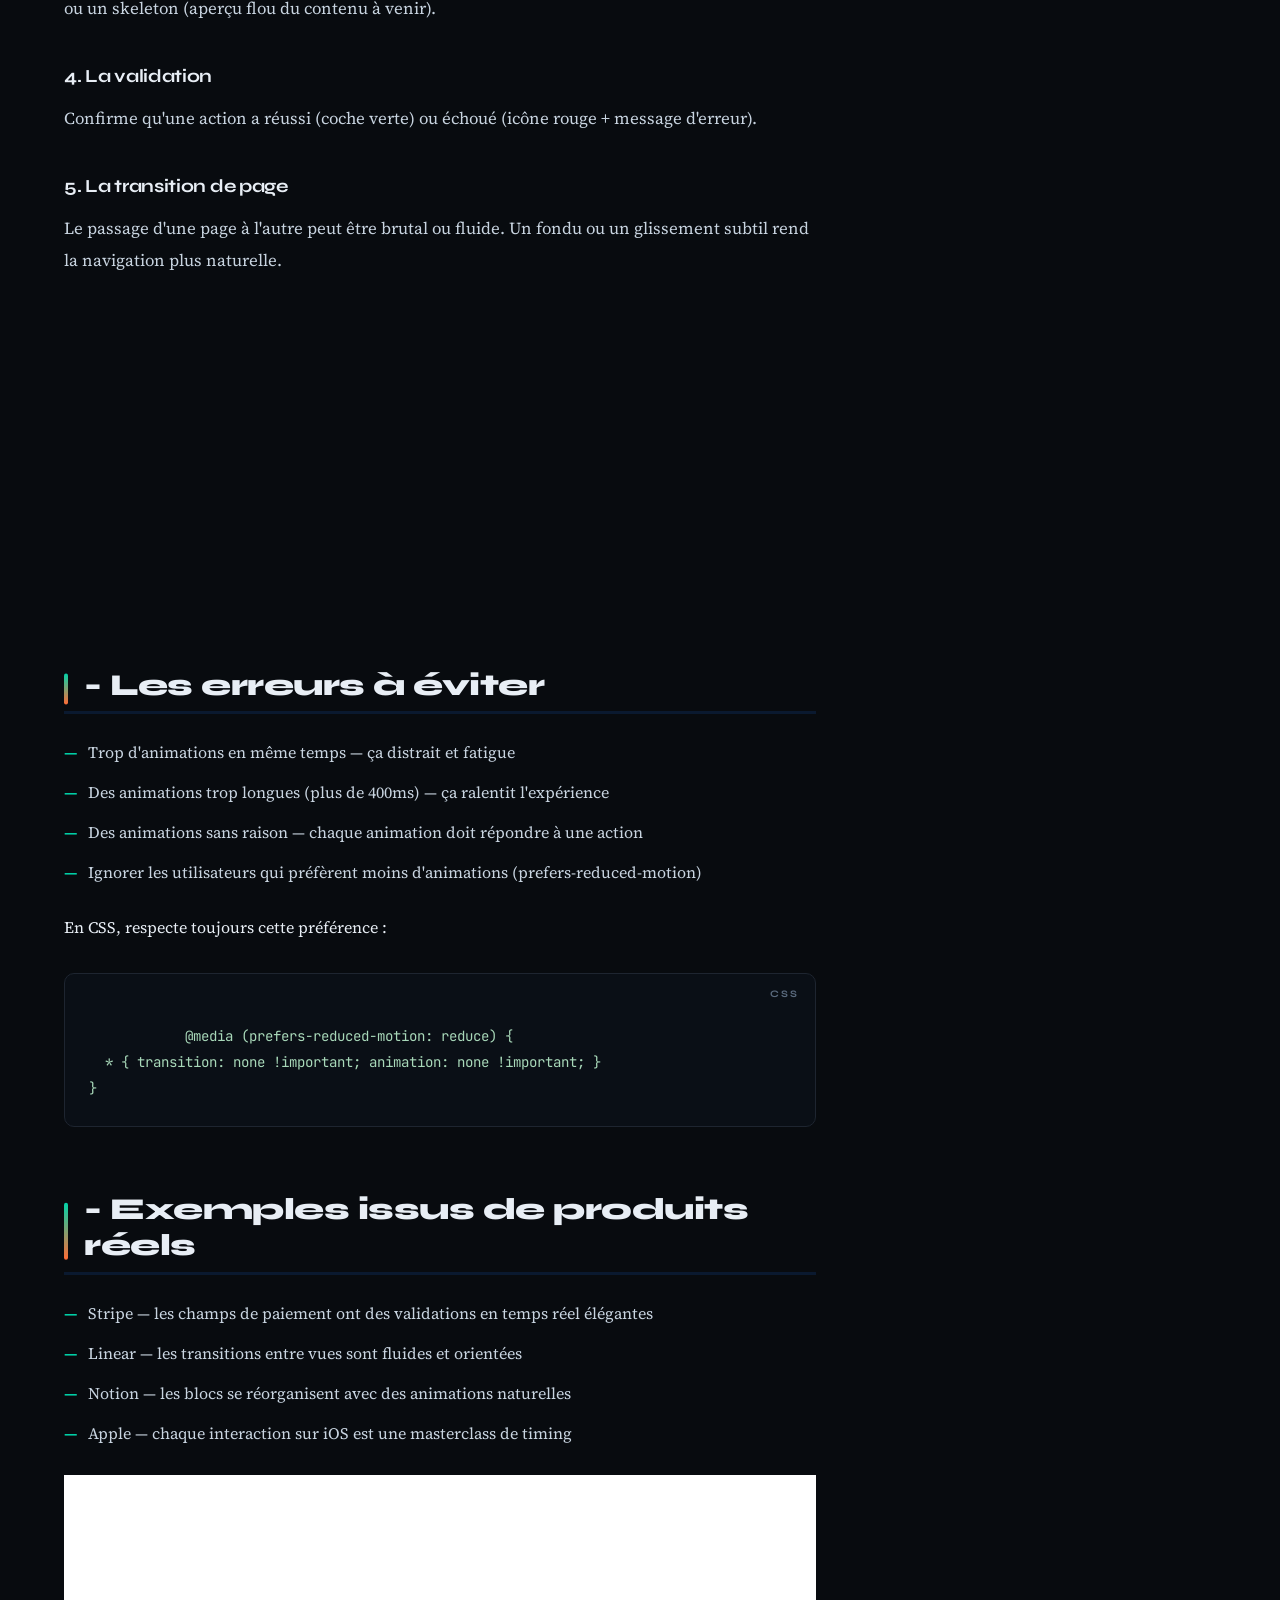
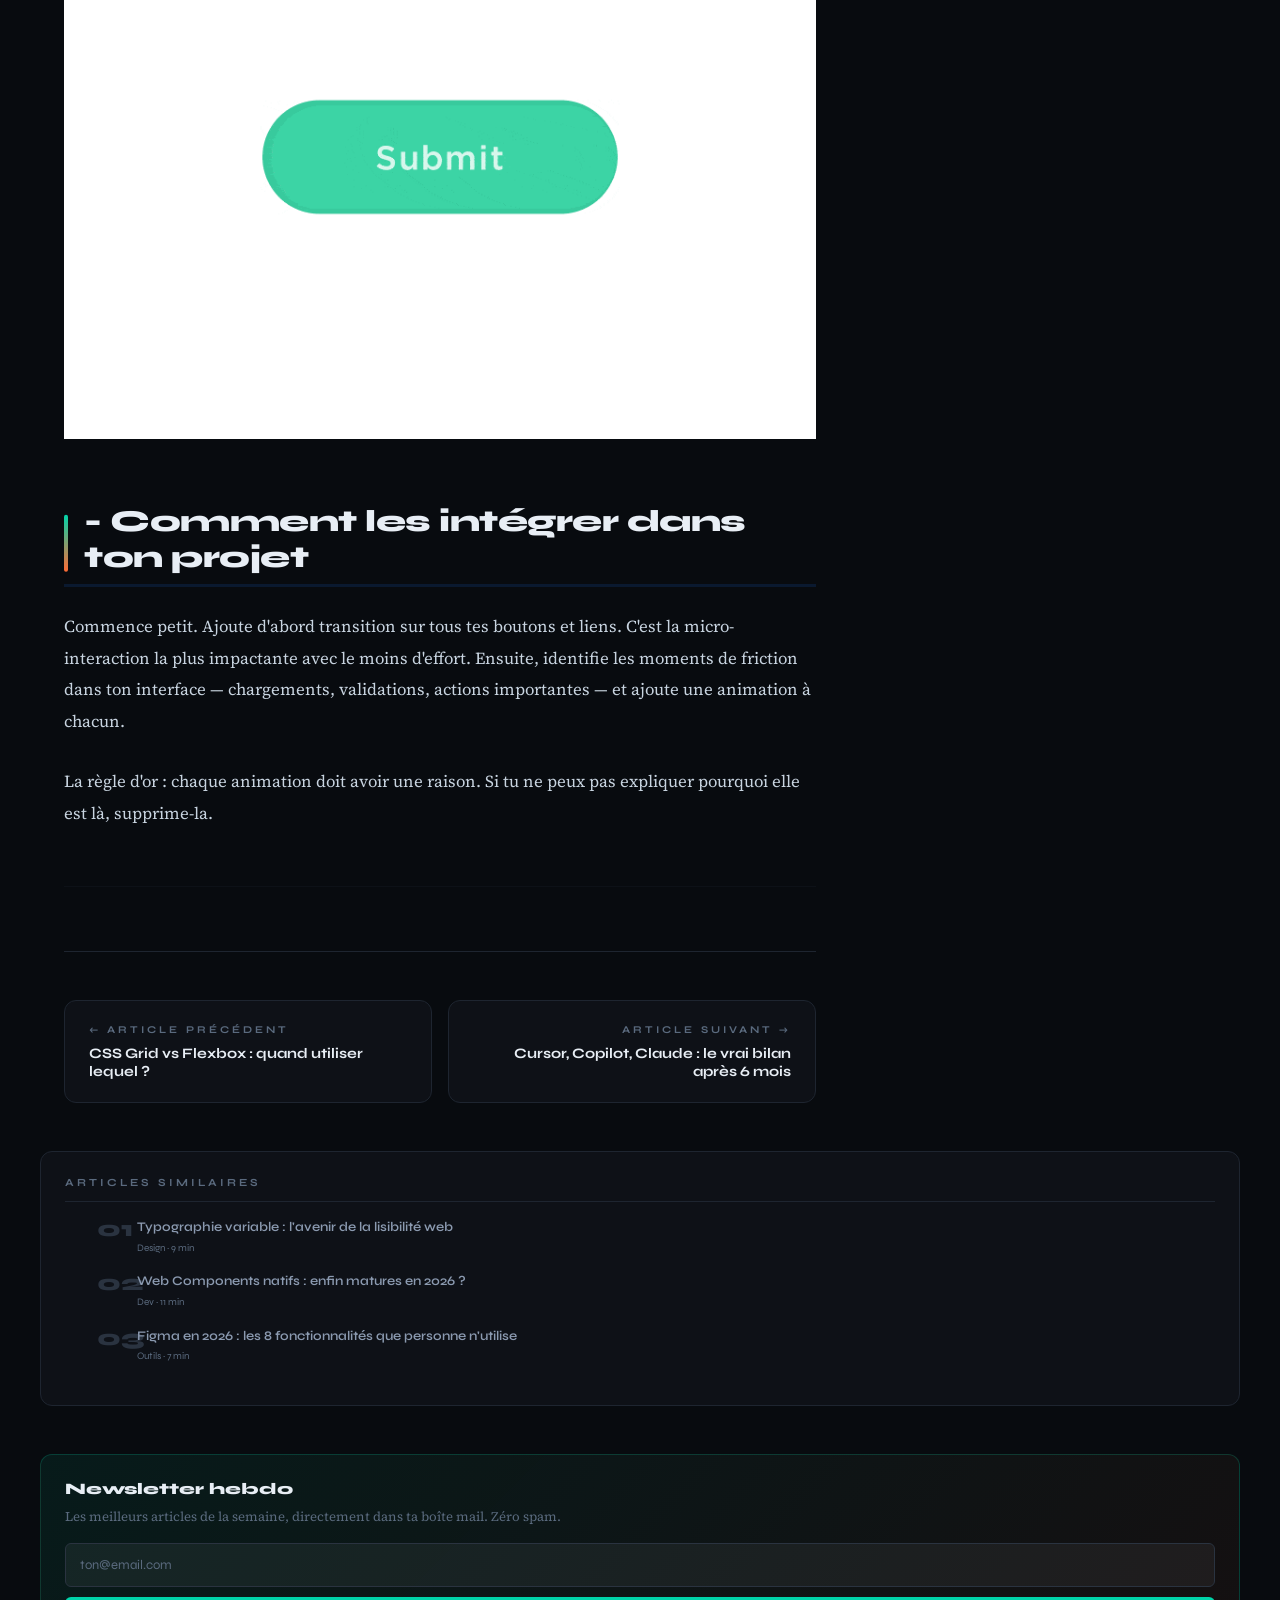
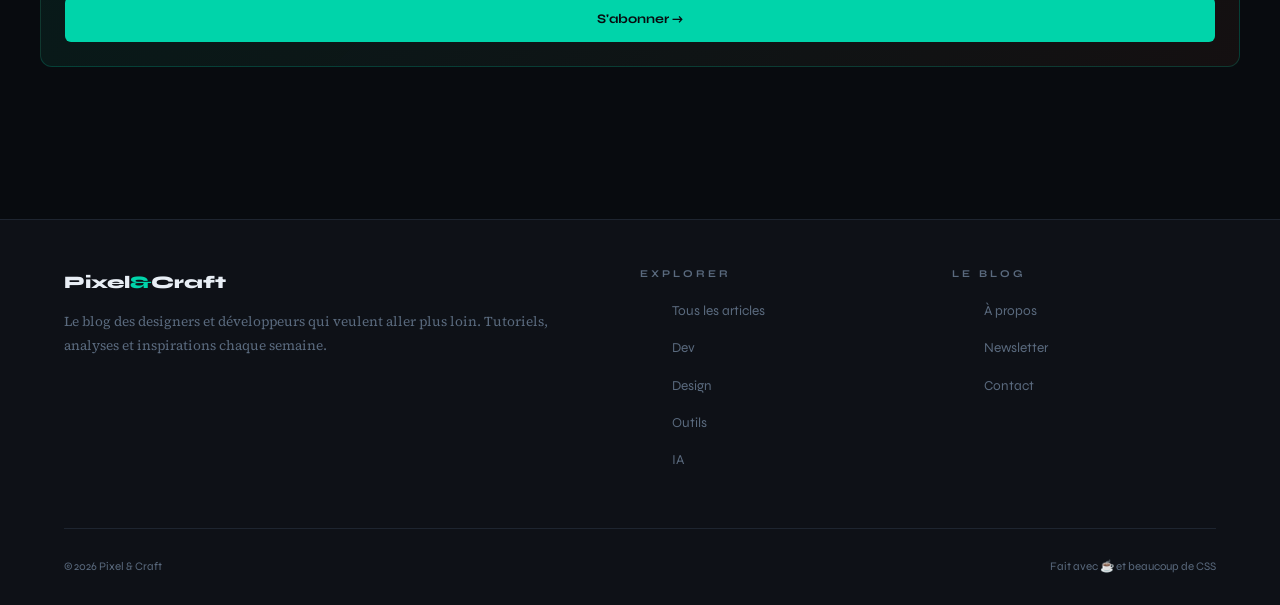
<file: article1.html>
<!DOCTYPE html>
<html lang="fr">
<head>
  <meta charset="UTF-8"/>
  <meta name="viewport" content="width=device-width, initial-scale=1.0"/>
  <title>Micro-interactions :
les détails qui font la différence</title>

  <!-- Bootstrap -->
  <link href="https://cdn.jsdelivr.net/npm/bootstrap@5.3.0/dist/css/bootstrap.min.css" rel="stylesheet"/>

  <!--
    POLICES — choix délibéré pour un blog tech/design
    - Syne : géométrique, moderne, tech — pour les titres
    - Source Serif 4 : lisible, élégant — pour le corps de texte long
  -->
  <link href="https://fonts.googleapis.com/css2?family=Syne:wght@400;600;700;800&family=Source+Serif+4:ital,opsz,wght@0,8..60,300;0,8..60,400;0,8..60,600;1,8..60,400;1,8..60,600&family=JetBrains+Mono:wght@400;500&display=swap" rel="stylesheet"/>
  <link rel="stylesheet" href="shared.css">

  <style>

    /* ═══════════════════════════════════════════
       VARIABLES — palette tech/design
       Fond sombre avec accents lumineux
    ═══════════════════════════════════════════ */
    :root {
      --noir:        #080b0f;
      --surface:     #0e1117;
      --surface-2:   #141820;
      --border:      #1e2530;
      --border-2:    #2a3340;
      --accent:      #00d4aa;    /* vert cyan — tech, moderne */
      --accent-2:    #ff6b35;    /* orange — chaleur, créativité */
      --texte:       #e8eef5;
      --texte-2:     #8b9ab0;    /* texte secondaire */
      --texte-3:     #5a6a7e;    /* texte discret */
      --code-bg:     #0a0f16;
      --jaune:       #ffd93d;
    }

    /* ═══════════════════════════════════════════
       BASE
    ═══════════════════════════════════════════ */
    *, *::before, *::after {
      box-sizing: border-box;
      margin: 0; padding: 0;
    }

    html { scroll-behavior: smooth; }

    body {
      font-family: 'Source Serif 4', Georgia, serif;
      background: var(--noir);
      color: var(--texte);
      line-height: 1.7;
      /* Barre de progression de lecture en haut */
      background-attachment: fixed;
    }

    /* Barre de progression de lecture */
    .reading-progress {
      position: fixed;
      top: 0; left: 0;
      height: 3px;
      background: linear-gradient(90deg, var(--accent), var(--accent-2));
      width: 0%;
      z-index: 9999;
      transition: width 0.1s;
    }

    /* ═══════════════════════════════════════════
       NAVBAR
    ═══════════════════════════════════════════ */
    nav {
      position: sticky;
      top: 3px; /* juste après la barre de progression */
      z-index: 100;
      background: rgba(8, 11, 15, 0.85);
      backdrop-filter: blur(16px);
      -webkit-backdrop-filter: blur(16px);
      border-bottom: 1px solid var(--border);
      padding: 0 5%;
      height: 60px;
      display: flex;
      align-items: center;
      justify-content: space-between;
      gap: 24px;
    }

    .nav-logo {
      font-family: 'Syne', sans-serif;
      font-size: 1.1rem;
      font-weight: 800;
      color: var(--texte);
      text-decoration: none;
      letter-spacing: -0.5px;
      white-space: nowrap;
    }

    .nav-logo span { color: var(--accent); }

    .nav-links {
      list-style: none;
      display: flex;
      align-items: center;
      gap: 4px;
    }

    .nav-links a {
      text-decoration: none;
      font-family: 'Syne', sans-serif;
      font-size: 0.82rem;
      font-weight: 600;
      color: var(--texte-2);
      padding: 6px 14px;
      border-radius: 6px;
      transition: color 0.2s, background 0.2s;
    }

    .nav-links a:hover { color: var(--accent); background: rgba(0,212,170,0.08); }

    .nav-back {
      font-family: 'Syne', sans-serif;
      font-size: 0.78rem;
      font-weight: 600;
      color: var(--texte-3);
      text-decoration: none;
      display: flex;
      align-items: center;
      gap: 6px;
      transition: color 0.2s;
      white-space: nowrap;
    }

    .nav-back:hover { color: var(--accent); }

    .hamburger {
      display: none;
      flex-direction: column;
      gap: 5px;
      background: none;
      border: none;
      cursor: pointer;
      padding: 4px;
    }

    .hamburger span {
      display: block;
      width: 20px; height: 2px;
      background: var(--texte);
      border-radius: 2px;
      transition: all 0.3s;
    }

    .hamburger.ouvert span:nth-child(1) { transform: translateY(7px) rotate(45deg); }
    .hamburger.ouvert span:nth-child(2) { opacity: 0; }
    .hamburger.ouvert span:nth-child(3) { transform: translateY(-7px) rotate(-45deg); }

    /* ═══════════════════════════════════════════
       HERO DE L'ARTICLE
       Grande zone d'en-tête immersive
    ═══════════════════════════════════════════ */
    .article-hero {
      position: relative;
      min-height: 85vh;
      display: flex;
      flex-direction: column;
      justify-content: flex-end;
      padding: 0 5% 64px;
      overflow: hidden;
    }

    /* Fond animé — grille tech CSS pur */
    .article-hero::before {
      content: '';
      position: absolute;
      inset: 0;
      background-image:
        linear-gradient(var(--border) 1px, transparent 1px),
        linear-gradient(90deg, var(--border) 1px, transparent 1px);
      background-size: 60px 60px;
      opacity: 0.4;
    }

    /* Dégradé par-dessus la grille */
    .article-hero::after {
      content: '';
      position: absolute;
      inset: 0;
      background: linear-gradient(
        to bottom,
        rgba(8,11,15,0.3) 0%,
        rgba(8,11,15,0.0) 30%,
        rgba(8,11,15,0.7) 70%,
        rgba(8,11,15,1) 100%
      );
    }

    /* Cercle décoratif lumineux */
    .hero-glow {
      position: absolute;
      top: -200px; right: -200px;
      width: 600px; height: 600px;
      border-radius: 50%;
      background: radial-gradient(circle, rgba(0,212,170,0.12) 0%, transparent 70%);
      pointer-events: none;
    }

    .hero-glow-2 {
      position: absolute;
      bottom: -100px; left: 30%;
      width: 400px; height: 400px;
      border-radius: 50%;
      background: radial-gradient(circle, rgba(255,107,53,0.08) 0%, transparent 70%);
      pointer-events: none;
    }

    .hero-content {
      position: relative;
      z-index: 2;
      max-width: 800px;
      /* Animation d'entrée */
      animation: fadeUp 0.8s ease both;
    }

    @keyframes fadeUp {
      from { opacity: 0; transform: translateY(30px); }
      to   { opacity: 1; transform: translateY(0); }
    }

    .hero-meta-top {
      display: flex;
      align-items: center;
      gap: 12px;
      margin-bottom: 24px;
      flex-wrap: wrap;
    }

    .hero-tag {
      font-family: 'Syne', sans-serif;
      font-size: 0.65rem;
      font-weight: 700;
      letter-spacing: 3px;
      text-transform: uppercase;
      padding: 5px 12px;
      border-radius: 4px;
      border: 1px solid;
    }

    .tag-dev      { color: var(--accent);   border-color: rgba(0,212,170,0.4);  background: rgba(0,212,170,0.08); }
    .tag-design   { color: var(--accent-2); border-color: rgba(255,107,53,0.4); background: rgba(255,107,53,0.08); }
    .tag-ux       { color: var(--jaune);    border-color: rgba(255,217,61,0.4); background: rgba(255,217,61,0.08); }
    .tag-ia       { color: #a78bfa;         border-color: rgba(167,139,250,0.4);background: rgba(167,139,250,0.08); }
    .tag-outils   { color: #38bdf8;         border-color: rgba(56,189,248,0.4); background: rgba(56,189,248,0.08); }

    .hero-divider {
      width: 1px; height: 14px;
      background: var(--border-2);
    }

    .hero-breadcrumb {
      font-family: 'Syne', sans-serif;
      font-size: 0.72rem;
      color: var(--texte-3);
    }

    .hero-breadcrumb a { color: var(--texte-3); text-decoration: none; transition: color 0.2s; }
    .hero-breadcrumb a:hover { color: var(--accent); }

    /* Titre principal — le plus grand élément de la page */
    .article-hero h1 {
      font-family: 'Syne', sans-serif;
      font-size: clamp(2.4rem, 5.5vw, 4.8rem);
      font-weight: 800;
      line-height: 1.05;
      letter-spacing: -2px;
      color: var(--texte);
      margin-bottom: 24px;
    }

    /* Mot accent dans le titre */
    .article-hero h1 .accent { color: var(--accent); }
    .article-hero h1 .accent-2 { color: var(--accent-2); }

    .hero-intro {
      font-size: 1.15rem;
      color: var(--texte-2);
      line-height: 1.75;
      max-width: 620px;
      margin-bottom: 36px;
    }

    /* Infos auteur + meta */
    .hero-author-row {
      display: flex;
      align-items: center;
      justify-content: space-between;
      flex-wrap: wrap;
      gap: 20px;
      padding-top: 28px;
      border-top: 1px solid var(--border);
    }

    .author-info {
      display: flex;
      align-items: center;
      gap: 14px;
    }

    .author-avatar {
      width: 44px; height: 44px;
      border-radius: 50%;
      background: linear-gradient(135deg, var(--accent), var(--accent-2));
      object-fit: cover;
      overflow: hidden;
      display: block;
      align-items: center;
      justify-content: center;
      font-family: 'Syne', sans-serif;
      font-size: 0.78rem;
      font-weight: 800;
      color: var(--noir);
      flex-shrink: 0;
    }

    .author-name {
      font-family: 'Syne', sans-serif;
      font-size: 0.9rem;
      font-weight: 700;
      color: var(--texte);
    }

    .author-role {
      font-size: 0.75rem;
      color: var(--texte-3);
      margin-top: 2px;
    }

    .article-stats {
      display: flex;
      gap: 20px;
      flex-wrap: wrap;
    }

    .stat {
      font-family: 'Syne', sans-serif;
      font-size: 0.75rem;
      color: var(--texte-3);
      display: flex;
      align-items: center;
      gap: 6px;
    }

    .stat-dot {
      width: 6px; height: 6px;
      border-radius: 50%;
      background: var(--accent);
      flex-shrink: 0;
    }

    /* ═══════════════════════════════════════════
       IMAGE PRINCIPALE
    ═══════════════════════════════════════════ */
    .article-cover {
      width: 100%;
      aspect-ratio: 21/8;
      overflow: hidden;
      position: relative;
    }

    .article-cover img {
      width: 100%;
      height: 100%;
      object-fit: cover;
    }

    /* Placeholder quand pas d'image */
    .cover-placeholder {
      width: 100%;
      height: 100%;
      display: flex;
      align-items: center;
      justify-content: center;
      font-size: 6rem;
      position: relative;
      overflow: hidden;
    }

    .cover-placeholder::before {
      content: '';
      position: absolute;
      inset: 0;
      background-image:
        linear-gradient(rgba(0,212,170,0.08) 1px, transparent 1px),
        linear-gradient(90deg, rgba(0,212,170,0.08) 1px, transparent 1px);
      background-size: 40px 40px;
    }

    .cover-placeholder.c1 { background: linear-gradient(135deg, #0a192f, #112240, #1d3557); }
    .cover-placeholder.c2 { background: linear-gradient(135deg, #1a0a2e, #2d1b69, #553c9a); }
    .cover-placeholder.c3 { background: linear-gradient(135deg, #0f2027, #203a43, #2c5364); }

    /* ═══════════════════════════════════════════
       LAYOUT ARTICLE + SIDEBAR
    ═══════════════════════════════════════════ */
    .article-layout {
      padding: 72px 5%;
    }

    /* ═══════════════════════════════════════════
       CORPS DE L'ARTICLE
       Typographie optimisée pour la lecture longue
    ═══════════════════════════════════════════ */
    .article-body {
      animation: fadeUp 0.6s 0.2s ease both;
    }

    /* Chapeau — intro mise en valeur */
    .article-body .chapeau {
      font-size: 1.2rem;
      line-height: 1.85;
      color: var(--texte-2);
      padding: 28px 32px;
      border-left: 3px solid var(--accent);
      background: rgba(0,212,170,0.04);
      border-radius: 0 8px 8px 0;
      margin-bottom: 40px;
      font-style: italic;
    }

    /* Paragraphes */
    .article-body p {
      font-size: 1.05rem;
      line-height: 1.9;
      color: #c8d4e0;
      margin-bottom: 28px;
    }

    /* Titres h2 */
    .article-body h2 {
      font-family: 'Syne', sans-serif;
      font-size: clamp(1.4rem, 2.5vw, 1.9rem);
      font-weight: 800;
      color: var(--texte);
      margin-top: 64px;
      margin-bottom: 24px;
      letter-spacing: -0.5px;
      position: relative;
      padding-left: 20px;
    }

    /* Trait coloré devant les h2 */
    .article-body h2::before {
      content: '';
      position: absolute;
      left: 0; top: 50%;
      transform: translateY(-50%);
      width: 4px;
      height: 70%;
      background: linear-gradient(to bottom, var(--accent), var(--accent-2));
      border-radius: 2px;
    }

    /* Titres h3 */
    .article-body h3 {
      font-family: 'Syne', sans-serif;
      font-size: 1.15rem;
      font-weight: 700;
      color: var(--texte);
      margin-top: 40px;
      margin-bottom: 16px;
      letter-spacing: -0.3px;
    }

    /* Listes non ordonnées — ul */
    .article-body ul {
      list-style: none;
      padding: 0;
      margin-bottom: 28px;
      display: flex;
      flex-direction: column;
      gap: 12px;
    }

    .article-body ul li {
      font-size: 1rem;
      line-height: 1.75;
      color: #c8d4e0;
      padding-left: 24px;
      position: relative;
    }

    /* Puce custom — tiret coloré */
    .article-body ul li::before {
      content: '—';
      position: absolute;
      left: 0;
      color: var(--accent);
      font-weight: 700;
    }

    /* Listes ordonnées — ol */
    .article-body ol {
      list-style: none;
      counter-reset: ol-counter;
      padding: 0;
      margin-bottom: 28px;
      display: flex;
      flex-direction: column;
      gap: 14px;
    }

    .article-body ol li {
      counter-increment: ol-counter;
      font-size: 1rem;
      line-height: 1.75;
      color: #c8d4e0;
      padding-left: 44px;
      position: relative;
    }

    /* Numéro custom */
    .article-body ol li::before {
      content: counter(ol-counter);
      position: absolute;
      left: 0;
      top: 2px;
      width: 26px; height: 26px;
      background: rgba(0,212,170,0.12);
      border: 1px solid rgba(0,212,170,0.3);
      border-radius: 6px;
      display: flex;
      align-items: center;
      justify-content: center;
      font-family: 'Syne', sans-serif;
      font-size: 0.72rem;
      font-weight: 700;
      color: var(--accent);
    }

    /* Citation — blockquote */
    .article-body blockquote {
      margin: 40px 0;
      padding: 32px 36px;
      background: var(--surface-2);
      border: 1px solid var(--border);
      border-radius: 12px;
      position: relative;
      overflow: hidden;
    }

    .article-body blockquote::before {
      content: '"';
      position: absolute;
      top: -20px; left: 20px;
      font-family: 'Syne', sans-serif;
      font-size: 8rem;
      font-weight: 800;
      color: var(--border-2);
      line-height: 1;
      pointer-events: none;
    }

    .article-body blockquote p {
      font-family: 'Syne', sans-serif;
      font-size: 1.2rem;
      font-style: normal;
      font-weight: 600;
      color: var(--texte);
      line-height: 1.6;
      margin-bottom: 12px;
      position: relative;
      z-index: 1;
    }

    .article-body blockquote footer {
      font-size: 0.8rem;
      color: var(--texte-3);
      font-family: 'Syne', sans-serif;
      background: none;
      padding: 0;
      position: relative;
      z-index: 1;
    }

    /* Code inline */
    .article-body code {
      font-family: 'JetBrains Mono', monospace;
      font-size: 0.85em;
      background: rgba(0,212,170,0.1);
      color: var(--accent);
      padding: 2px 7px;
      border-radius: 4px;
      border: 1px solid rgba(0,212,170,0.2);
    }

    /* Bloc de code */
    .article-body pre {
      background: var(--code-bg);
      border: 1px solid var(--border);
      border-radius: 10px;
      padding: 24px;
      overflow-x: auto;
      margin: 32px 0;
      position: relative;
    }

    .article-body pre code {
      font-family: 'JetBrains Mono', monospace;
      font-size: 0.88rem;
      background: none;
      color: #a8d8b9;
      border: none;
      padding: 0;
      line-height: 1.8;
    }

    /* Label du langage sur le bloc de code */
    .code-label {
      position: absolute;
      top: 12px; right: 16px;
      font-family: 'Syne', sans-serif;
      font-size: 0.62rem;
      font-weight: 700;
      letter-spacing: 2px;
      text-transform: uppercase;
      color: var(--texte-3);
    }

    /* Encadré info */
    .info-box {
      background: var(--surface-2);
      border: 1px solid var(--border);
      border-top: 3px solid var(--accent);
      border-radius: 0 0 10px 10px;
      padding: 24px 28px;
      margin: 36px 0;
    }

    .info-box-title {
      font-family: 'Syne', sans-serif;
      font-size: 0.72rem;
      font-weight: 700;
      letter-spacing: 3px;
      text-transform: uppercase;
      color: var(--accent);
      margin-bottom: 12px;
    }

    .info-box p {
      font-size: 0.92rem !important;
      color: var(--texte-2) !important;
      margin-bottom: 0 !important;
    }

    /* Images dans l'article */
    .article-body figure {
      margin: 40px 0;
    }

    .article-body figure img {
      width: 100%;
      border-radius: 10px;
      border: 1px solid var(--border);
    }

    /* Placeholder d'image dans l'article */
    .article-img-placeholder {
      width: 100%;
      border-radius: 10px;
      border: 1px solid var(--border);
      display: flex;
      align-items: center;
      justify-content: center;
      font-size: 3rem;
      position: relative;
      overflow: hidden;
    }

    .article-img-placeholder::before {
      content: '';
      position: absolute;
      inset: 0;
      background-image:
        linear-gradient(var(--border) 1px, transparent 1px),
        linear-gradient(90deg, var(--border) 1px, transparent 1px);
      background-size: 30px 30px;
      opacity: 0.5;
    }

    .img-p1 { height: 300px; background: linear-gradient(135deg, #0a192f 0%, #172a45 100%); }
    .img-p2 { height: 280px; background: linear-gradient(135deg, #1a0a2e 0%, #2d1b69 100%); }
    .img-p3 { height: 260px; background: linear-gradient(135deg, #0f2027 0%, #203a43 100%); }

    .article-body figcaption {
      text-align: center;
      font-size: 0.78rem;
      color: var(--texte-3);
      font-style: italic;
      margin-top: 12px;
      font-family: 'Syne', sans-serif;
    }

    /* Tableau comparatif */
    .article-table {
      width: 100%;
      border-collapse: collapse;
      margin: 36px 0;
      font-size: 0.9rem;
      overflow: hidden;
      border-radius: 10px;
      border: 1px solid var(--border);
    }

    .article-table thead tr {
      background: var(--surface-2);
    }

    .article-table th {
      font-family: 'Syne', sans-serif;
      font-size: 0.72rem;
      font-weight: 700;
      letter-spacing: 2px;
      text-transform: uppercase;
      color: var(--accent);
      padding: 16px 20px;
      text-align: left;
      border-bottom: 1px solid var(--border);
    }

    .article-table td {
      padding: 14px 20px;
      color: var(--texte-2);
      border-bottom: 1px solid var(--border);
      vertical-align: top;
    }

    .article-table tr:last-child td { border-bottom: none; }

    .article-table tbody tr:hover { background: rgba(255,255,255,0.02); }

    .td-win {
      color: var(--accent);
      font-weight: 600;
    }

    /* Vidéo */
    .video-container {
      margin: 40px 0;
    }

    .video-label {
      font-family: 'Syne', sans-serif;
      font-size: 0.72rem;
      color: var(--texte-3);
      text-align: center;
      margin-top: 12px;
      letter-spacing: 1px;
    }

    /* Séparateur */
    .article-body hr {
      border: none;
      border-top: 1px solid var(--border);
      margin: 56px 0;
    }

    /* ═══════════════════════════════════════════
       SIDEBAR
    ═══════════════════════════════════════════ */
    .sidebar {
      position: sticky;
      top: 80px;
      display: flex;
      flex-direction: column;
      gap: 24px;
    }

    .sidebar-block {
      background: var(--surface);
      border: 1px solid var(--border);
      border-radius: 12px;
      padding: 24px;
    }

    .sidebar-block h5 {
      font-family: 'Syne', sans-serif;
      font-size: 0.68rem;
      font-weight: 700;
      letter-spacing: 3px;
      text-transform: uppercase;
      color: var(--texte-3);
      margin-bottom: 16px;
      padding-bottom: 12px;
      border-bottom: 1px solid var(--border);
    }

    /* Table des matières */
    .toc-list {
      list-style: none;
      display: flex;
      flex-direction: column;
      gap: 4px;
    }

    .toc-list a {
      display: block;
      text-decoration: none;
      font-family: 'Syne', sans-serif;
      font-size: 0.82rem;
      color: var(--texte-3);
      padding: 7px 10px;
      border-radius: 6px;
      transition: all 0.15s;
      border-left: 2px solid transparent;
    }

    .toc-list a:hover,
    .toc-list a.active {
      color: var(--accent);
      background: rgba(0,212,170,0.06);
      border-left-color: var(--accent);
    }

    /* Articles similaires */
    .related-list {
      list-style: none;
      display: flex;
      flex-direction: column;
      gap: 16px;
    }

    .related-item {
      display: flex;
      gap: 12px;
      align-items: flex-start;
      cursor: pointer;
    }

    .related-num {
      font-family: 'Syne', sans-serif;
      font-size: 1.4rem;
      font-weight: 800;
      color: var(--border-2);
      line-height: 1;
      flex-shrink: 0;
      width: 28px;
    }

    .related-title {
      font-family: 'Syne', sans-serif;
      font-size: 0.82rem;
      font-weight: 600;
      color: var(--texte-2);
      line-height: 1.4;
      transition: color 0.2s;
    }

    .related-item:hover .related-title { color: var(--accent); }

    .related-tag {
      font-size: 0.62rem;
      color: var(--texte-3);
      margin-top: 3px;
      font-family: 'Syne', sans-serif;
    }

    /* Newsletter sidebar */
    .newsletter-sidebar {
      background: linear-gradient(135deg, rgba(0,212,170,0.08), rgba(255,107,53,0.05));
      border: 1px solid rgba(0,212,170,0.2);
      border-radius: 12px;
      padding: 24px;
    }

    .newsletter-sidebar h5 {
      font-family: 'Syne', sans-serif;
      font-size: 1rem;
      font-weight: 800;
      color: var(--texte);
      margin-bottom: 8px;
      border: none;
      padding: 0;
      letter-spacing: 0;
      text-transform: none;
    }

    .newsletter-sidebar p {
      font-size: 0.82rem;
      color: var(--texte-3);
      line-height: 1.6;
      margin-bottom: 16px;
    }

    .newsletter-sidebar input {
      width: 100%;
      background: rgba(255,255,255,0.05);
      border: 1px solid var(--border-2);
      border-radius: 6px;
      padding: 10px 14px;
      color: var(--texte);
      font-family: 'Syne', sans-serif;
      font-size: 0.82rem;
      outline: none;
      margin-bottom: 10px;
      transition: border-color 0.2s;
    }

    .newsletter-sidebar input:focus { border-color: var(--accent); }
    .newsletter-sidebar input::placeholder { color: var(--texte-3); }

    .newsletter-sidebar button {
      width: 100%;
      background: var(--accent);
      color: var(--noir);
      border: none;
      border-radius: 6px;
      padding: 11px;
      font-family: 'Syne', sans-serif;
      font-size: 0.82rem;
      font-weight: 700;
      cursor: pointer;
      transition: opacity 0.2s, transform 0.2s;
    }

    .newsletter-sidebar button:hover { opacity: 0.88; transform: translateY(-1px); }

    /* ═══════════════════════════════════════════
       NAVIGATION ENTRE ARTICLES
    ═══════════════════════════════════════════ */
    .article-navigation {
      display: grid;
      grid-template-columns: 1fr 1fr;
      gap: 16px;
      margin-top: 64px;
      padding-top: 48px;
      border-top: 1px solid var(--border);
    }

    .nav-article {
      background: var(--surface);
      border: 1px solid var(--border);
      border-radius: 12px;
      padding: 20px 24px;
      text-decoration: none;
      transition: border-color 0.2s, transform 0.2s;
      display: flex;
      flex-direction: column;
      gap: 6px;
    }

    .nav-article:hover {
      border-color: var(--accent);
      transform: translateY(-2px);
    }

    .nav-article-dir {
      font-family: 'Syne', sans-serif;
      font-size: 0.65rem;
      font-weight: 700;
      letter-spacing: 3px;
      text-transform: uppercase;
      color: var(--texte-3);
    }

    .nav-article-title {
      font-family: 'Syne', sans-serif;
      font-size: 0.9rem;
      font-weight: 700;
      color: var(--texte);
      line-height: 1.3;
    }

    .nav-article.next { text-align: right; }

    /* ═══════════════════════════════════════════
       FOOTER
    ═══════════════════════════════════════════ */
    footer {
      background: var(--surface);
      border-top: 1px solid var(--border);
      padding: 48px 5% 28px;
      margin-top: 80px;
    }

    .footer-grid {
      display: grid;
      grid-template-columns: 2fr 1fr 1fr;
      gap: 48px;
      padding-bottom: 40px;
      border-bottom: 1px solid var(--border);
      margin-bottom: 28px;
    }

    .footer-brand {
      font-family: 'Syne', sans-serif;
      font-size: 1.1rem;
      font-weight: 800;
      color: var(--texte);
      margin-bottom: 12px;
    }

    .footer-brand span { color: var(--accent); }

    footer p {
      font-size: 0.85rem;
      line-height: 1.8;
      color: var(--texte-3);
    }

    footer h6 {
      font-family: 'Syne', sans-serif;
      font-size: 0.65rem;
      font-weight: 700;
      letter-spacing: 3px;
      text-transform: uppercase;
      color: var(--texte-3);
      margin-bottom: 16px;
    }

    .footer-links {
      list-style: none;
      display: flex;
      flex-direction: column;
      gap: 10px;
    }

    .footer-links a {
      text-decoration: none;
      font-family: 'Syne', sans-serif;
      font-size: 0.85rem;
      color: var(--texte-3);
      transition: color 0.2s;
    }

    .footer-links a:hover { color: var(--accent); }

    .footer-bottom {
      display: flex;
      justify-content: space-between;
      font-family: 'Syne', sans-serif;
      font-size: 0.72rem;
      color: var(--texte-3);
      flex-wrap: wrap;
      gap: 8px;
    }

    /* ═══════════════════════════════════════════
       RESPONSIVE
    ═══════════════════════════════════════════ */
    @media (max-width: 992px) {
      .nav-links { display: none; }
      .hamburger { display: flex; }

      .nav-links.ouvert {
        display: flex;
        flex-direction: column;
        position: fixed;
        top: 63px; left: 0; right: 0;
        background: var(--surface);
        border-bottom: 1px solid var(--border);
        padding: 16px 5%;
        gap: 4px;
        z-index: 99;
      }

      .article-hero { min-height: 70vh; padding-bottom: 48px; }
      .article-hero h1 { letter-spacing: -1px; }

      .sidebar { position: static; }

      .article-navigation { grid-template-columns: 1fr; }

      .footer-grid { grid-template-columns: 1fr; gap: 28px; }
    }

    @media (max-width: 576px) {
      .article-hero h1 { font-size: 2.2rem; }
      .hero-author-row { flex-direction: column; align-items: flex-start; }
    }
    .barre{
        border-bottom: 3.5px solid #0a192f;
        margin-bottom: 20px;
        padding-bottom: 8px;


    }

  </style>
  
</head>
<body>

  <!-- Barre de progression de lecture -->
  <div class="reading-progress" id="readingProgress"></div>

  <!-- ═══════════════════════════════════════════
       NAVBAR
  ═══════════════════════════════════════════ -->
  <nav>
    <a href="index.html" class="nav-logo">Pixel<span>&</span>Craft</a>

    <ul class="nav-links" id="navMenu">
      <li><a href="index.html">Accueil</a></li>
      <li><a href="#">Dev</a></li>
      <li><a href="#">Design</a></li>
      <li><a href="#">Outils</a></li>
      <li><a href="#">IA</a></li>
    </ul>

    <a href="index.html" class="nav-back d-none d-lg-flex">← Retour aux articles</a>

    <button class="hamburger" id="hamburger" onclick="toggleMenu()">
      <span></span><span></span><span></span>
    </button>
  </nav>

  <!-- ═══════════════════════════════════════════
       HERO DE L'ARTICLE
       ↓ MODIFIE ICI pour chaque article
  ═══════════════════════════════════════════ -->
  <header class="article-hero">
    <div class="hero-glow"></div>
    <div class="hero-glow-2"></div>

    <div class="hero-content">

      <!-- Fil d'ariane + tag catégorie -->
      <div class="hero-meta-top">
        <!--
          MODIFIE : change la classe et le texte du tag
          selon la catégorie de l'article
          Classes disponibles : tag-dev, tag-design, tag-ux, tag-ia, tag-outils
        -->
        <span class="hero-tag tag-ux">UX</span>
        <div class="hero-divider"></div>
        <span class="hero-breadcrumb">
          <a href="index.html">Accueil</a> / <a href="#">UX</a> / Article
        </span>
      </div>

      <!--
        MODIFIE : le titre de l'article
        Tu peux mettre des mots en .accent (vert) ou .accent-2 (orange)
      -->
      <h1>Micro<span class="accent">-</span>interactions :<br/> les détails qui <span class="accent-2">font la différence</span></h1>

      <!--
        MODIFIE : la phrase d'accroche
      -->
      <p class="hero-intro">
        Les animations subtiles transforment une interface froide en expérience mémorable. <br> Principe et exemples réels.
      </p>

      <!-- Auteur + méta -->
      <div class="hero-author-row">
        <div class="author-info">
          <!--
            MODIFIE : initiales, nom, rôle de l'auteur
          -->
          <div class="author-avatar"><img src="images/amir.avif" alt=""></div>
          <div>
            <div class="author-name">Amir M.</div>
            <div class="author-role">Designer UX|UI</div>
          </div>
        </div>
        <div class="article-stats">
          <!--
            MODIFIE : date et durée de lecture
          -->
          <div class="stat"><div class="stat-dot"></div> 28 avril 2026</div>
          <div class="stat"><div class="stat-dot"></div> 6 min de lecture</div>
          <div class="stat"><div class="stat-dot"></div> 3 410 vues</div>
        </div>
      </div>

    </div>
  </header>

  <!-- ═══════════════════════════════════════════
       IMAGE PRINCIPALE
       MODIFIE : remplace .c1 par .c2 ou .c3 pour changer la couleur
       Ou remplace le placeholder par une vraie <img>
  ═══════════════════════════════════════════ -->
  <div class="article-cover">
    <div class="cover-placeholder c1"> <img src="images/intera.gif" alt="CSS Grid vs Flexbox"></div>
    <!--
      Avec une vraie image :
      <img src="images/grid-vs-flexbox.jpg" alt="CSS Grid vs Flexbox"/>
    -->
  </div>

  <!-- ═══════════════════════════════════════════
       LAYOUT PRINCIPAL — article + sidebar
       Bootstrap : container, row, col-lg-8, col-lg-4
  ═══════════════════════════════════════════ -->
  <div class="article-layout">
    <div class="container-fluid px-0">
      <div class="row g-5">

        <!-- CORPS DE L'ARTICLE — 8 colonnes -->
        <div class="col-lg-8">
          <article class="article-body" id="articleBody">

            <!--
              ═══════════════════════════════════
              ↓↓↓ MODIFIE LE CONTENU ICI ↓↓↓
              Remplace tout ce qui est entre ces
              commentaires pour chaque article.
              ═══════════════════════════════════
            -->

            <!-- Chapeau — intro mise en valeur -->
            <p class="chapeau">
             Tu as déjà utilisé une application et eu l'impression qu'elle était "vivante" sans savoir exactement pourquoi ? C'était probablement les micro-interactions. Ces animations subtiles de quelques millisecondes transforment une interface froide et statique en expérience mémorable. Voici comment elles fonctionnent et comment les intégrer dans tes projets.
            </p> <hr/>

            <h2 class="barre"> -C'est quoi une micro-interaction ?</h2>
            <p> Une micro-interaction est une animation courte et ciblée qui répond à une action de l'utilisateur. Elle a toujours la même structure :
            </p>
            <ol>
                <li>Un déclencheur — l'action de l'utilisateur (clic, survol, scroll) </li>
                <li>Une règle — ce qui se passe en réponse</li>
                <li>Un retour visuel — ce que l'utilisateur voit</li>
                <li>Des boucles — est-ce que ça se répète ?</li>
            </ol>
            <p> Exemples du quotidien que tu connais déjà :</p>
            <ul> 
                <li>Le bouton "J'aime" de Facebook qui pulse en rouge quand on clique</li>
                <li>La coche verte qui apparaît après une validation de formulaire</li>
                <li>Le menu hamburger qui se transforme en ✕ quand il s'ouvre</li>
                <li>La barre de progression qui se remplit lors d'un téléchargement</li>
            </ul>
            <img src="images/Microinteractions-Facebook-emoticons.webp" alt="">

            <h2 class="barre"> - Pourquoi elles sont importantes</h2>
            <h3>— Elles donnent du feedback
              Sans micro-interaction, l'utilisateur ne sait pas si son action a été prise en compte. A-t-il cliqué ? Le formulaire a-t-il été envoyé ? La page charge-t-elle ?

              Une animation, même d'une demi-seconde, répond à cette question immédiatement.</h3>
            <h3>— Elles réduisent l'anxiété
                Quand une action prend du temps (chargement, envoi), une animation indique que le système travaille. Sans elle, l'utilisateur panique et reclique frénétiquement.</h3>
            
            <h3>— Elles créent de la personnalité
                  Les micro-interactions sont l'endroit où la personnalité d'un produit s'exprime. Un produit sérieux aura des animations sobres et précises. Un produit ludique aura des rebonds et des couleurs vives.</h3>
            <img src="images/Microinteractions-insta.gif" alt="">                
         <h2 class="barre"> - Les 5 types de micro-intéractions à maîtriser</h2>
         <h3> 1. Le hover (survol)</h3>
         <p>La plus simple et la plus utilisée. Un élément change d'apparence quand la souris passe dessus.

<br>En CSS : <br>

<pre><span class="code-label">CSS</span><code>
 .bouton {
  background: #1a1a1a;
  transition: transform 0.2s, background 0.2s;
}

.bouton:hover {
  background: #c4622d;
  transform: translateY(-2px); /* monte légèrement */
}
</code></pre>

</p>
<h3> 2. Le focus (champ actif)</h3>
<p>Quand l'utilisateur clique sur un champ de formulaire, il doit savoir qu'il est actif.

<br>En CSS : <br>
<pre><span class="code-label">CSS</span><code>
    input {
  border: 1px solid #ddd;
  transition: border-color 0.2s, box-shadow 0.2s;
}

input:focus {
  border-color: #4f46e5;
  box-shadow: 0 0 0 3px rgba(79, 70, 229, 0.15);
  outline: none;
}

</code></pre>
</p>
<h3> 3. Le loading (chargement)</h3>
<p>Indique à l'utilisateur que le système travaille. Peut être un spinner, une barre de progression, ou un skeleton (aperçu flou du contenu à venir).</p>
 <h3> 4. La validation</h3>
 <p>Confirme qu'une action a réussi (coche verte) ou échoué (icône rouge + message d'erreur).</p>
 <h3> 5. La transition de page</h3>
 <p>Le passage d'une page à l'autre peut être brutal ou fluide. Un fondu ou un glissement subtil rend la navigation plus naturelle.
<iframe width="560" height="315" src="https://www.youtube.com/embed/ld1zhQMXxXU?si=ZrrLA4nq6ycaoKZT" title="11 Micro Animations That Will Instantly Level Up Your UI" frameborder="0" allow="accelerometer; autoplay; clipboard-write; encrypted-media; gyroscope; picture-in-picture; web-share" referrerpolicy="strict-origin-when-cross-origin" allowfullscreen></iframe>
<!--[LIEN YOUTUBE ICI — Tutoriel recommandé : "Micro-interactions in UI Design" ou "CSS Transitions and Animations" — recherche sur YouTube et insère l'URL embed ici]

[IMAGE ICI — Grille de 5 captures d'écran, une pour chaque type de micro-interaction décrit ci-dessus. Format recommandé : 1000x600px]-->
</p>

           <h2 class="barre"> - Les erreurs à éviter</h2>
           <ul>
            <li>Trop d'animations en même temps — ça distrait et fatigue</li>
            <li>Des animations trop longues (plus de 400ms) — ça ralentit l'expérience</li>
            <li>Des animations sans raison — chaque animation doit répondre à une action</li>
            <li>Ignorer les utilisateurs qui préfèrent moins d'animations (prefers-reduced-motion)</li>
           </ul>
           En CSS, respecte toujours cette préférence :
         <pre><span class="code-label">CSS</span><code>
            @media (prefers-reduced-motion: reduce) {
  * { transition: none !important; animation: none !important; }
}
</code></pre>
            <h2 class="barre"> - Exemples issus de produits réels</h2>
            <ul>
                <li> Stripe — les champs de paiement ont des validations en temps réel élégantes</li>
                <li>Linear — les transitions entre vues sont fluides et orientées</li>
                <li>Notion — les blocs se réorganisent avec des animations naturelles</li>
                <li>Apple — chaque interaction sur iOS est une masterclass de timing</li>
            </ul>
            <img src="images/bank.gif" alt="">
            <!--
[IMAGE ICI — Capture d'écran de l'interface Stripe montrant la validation de carte en temps réel. Format recommandé : 800x400px] -->

<h2 class="barre">- Comment les intégrer dans ton projet</h2>
<p>Commence petit. Ajoute d'abord transition sur tous tes boutons et liens. C'est la micro-interaction la plus impactante avec le moins d'effort. Ensuite, identifie les moments de friction dans ton interface — chargements, validations, actions importantes — et ajoute une animation à chacun.</p>
<p>La règle d'or : chaque animation doit avoir une raison. Si tu ne peux pas expliquer pourquoi elle est là, supprime-la.</p> <hr/>



            <!-- Navigation entre articles -->
            <div class="article-navigation">
              <a href="article-template.html" class="nav-article prev">
                <div class="nav-article-dir">← Article précédent</div>
                <!--
                  MODIFIE : titre de l'article précédent
                -->
                <div class="nav-article-title">CSS Grid vs Flexbox : quand utiliser lequel ?</div>
              </a>
              <a href="article2.html" class="nav-article next">
                <div class="nav-article-dir">Article suivant →</div>
                <!--
                  MODIFIE : titre de l'article suivant
                -->
                <div class="nav-article-title">Cursor, Copilot, Claude : le vrai bilan après 6 mois</div>
              </a>
            </div>

          </article>
        </div>

            <!-- Articles similaires -->
            <div class="sidebar-block">
              <h5>Articles similaires</h5>
              <ul class="related-list">
                <li class="related-item">
                  <div class="related-num">01</div>
                  <div>
                    <div class="related-title">Typographie variable : l'avenir de la lisibilité web</div>
                    <div class="related-tag">Design · 9 min</div>
                  </div>
                </li>
                <li class="related-item">
                  <div class="related-num">02</div>
                  <div>
                    <div class="related-title">Web Components natifs : enfin matures en 2026 ?</div>
                    <div class="related-tag">Dev · 11 min</div>
                  </div>
                </li>
                <li class="related-item">
                  <div class="related-num">03</div>
                  <div>
                    <div class="related-title">Figma en 2026 : les 8 fonctionnalités que personne n'utilise</div>
                    <div class="related-tag">Outils · 7 min</div>
                  </div>
                </li>
              </ul>
            </div>

            <!-- Newsletter -->
            <div class="newsletter-sidebar">
              <h5>Newsletter hebdo</h5>
              <p>Les meilleurs articles de la semaine, directement dans ta boîte mail. Zéro spam.</p>
              <input type="email" placeholder="ton@email.com"/>
              <button>S'abonner →</button>
            </div>

          </aside>
        </div>

      </div>
    </div>
  </div>

  <!-- ═══════════════════════════════════════════
       FOOTER
  ═══════════════════════════════════════════ -->
  <footer>
    <div class="container-fluid px-0" style="padding: 0 5%;">
      <div class="footer-grid">
        <div>
          <div class="footer-brand">Pixel<span>&</span>Craft</div>
          <p>Le blog des designers et développeurs qui veulent aller plus loin. Tutoriels, analyses et inspirations chaque semaine.</p>
        </div>
        <div>
          <h6>Explorer</h6>
          <ul class="footer-links">
            <li><a href="index.html">Tous les articles</a></li>
            <li><a href="#">Dev</a></li>
            <li><a href="#">Design</a></li>
            <li><a href="#">Outils</a></li>
            <li><a href="#">IA</a></li>
          </ul>
        </div>
        <div>
          <h6>Le blog</h6>
          <ul class="footer-links">
            <li><a href="#">À propos</a></li>
            <li><a href="#">Newsletter</a></li>
            <li><a href="#">Contact</a></li>
          </ul>
        </div>
      </div>
      <div class="footer-bottom">
        <span>© 2026 Pixel & Craft</span>
        <span>Fait avec ☕ et beaucoup de CSS</span>
      </div>
    </div>
  </footer>

  <!-- Script Bootstrap -->
  <script src="https://cdn.jsdelivr.net/npm/bootstrap@5.3.0/dist/js/bootstrap.bundle.min.js"></script>

  <script>
    // ─── Hamburger menu ───
    function toggleMenu() {
      document.getElementById('navMenu').classList.toggle('ouvert');
      document.getElementById('hamburger').classList.toggle('ouvert');
    }

    // ─── Barre de progression de lecture ───
    // Calcule le % de l'article lu et remplit la barre en haut
    window.addEventListener('scroll', function () {
      const article = document.getElementById('articleBody');
      const bar     = document.getElementById('readingProgress');
      if (!article) return;

      const articleTop    = article.offsetTop;
      const articleHeight = article.offsetHeight;
      const scrolled      = window.scrollY - articleTop;
      const pct           = Math.min(100, Math.max(0, (scrolled / articleHeight) * 100));
      bar.style.width     = pct + '%';
    });

    // ─── Table des matières active ───
    // Met en surbrillance le lien de la section visible
    const sections = document.querySelectorAll('h2[id]');
    const tocLinks = document.querySelectorAll('.toc-list a');

    window.addEventListener('scroll', function () {
      let current = '';
      sections.forEach(section => {
        if (window.scrollY >= section.offsetTop - 120) {
          current = section.getAttribute('id');
        }
      });

      tocLinks.forEach(link => {
        link.classList.remove('active');
        if (link.getAttribute('href') === '#' + current) {
          link.classList.add('active');
        }
      });
    });
  </script>

</body>
</html>
</file>
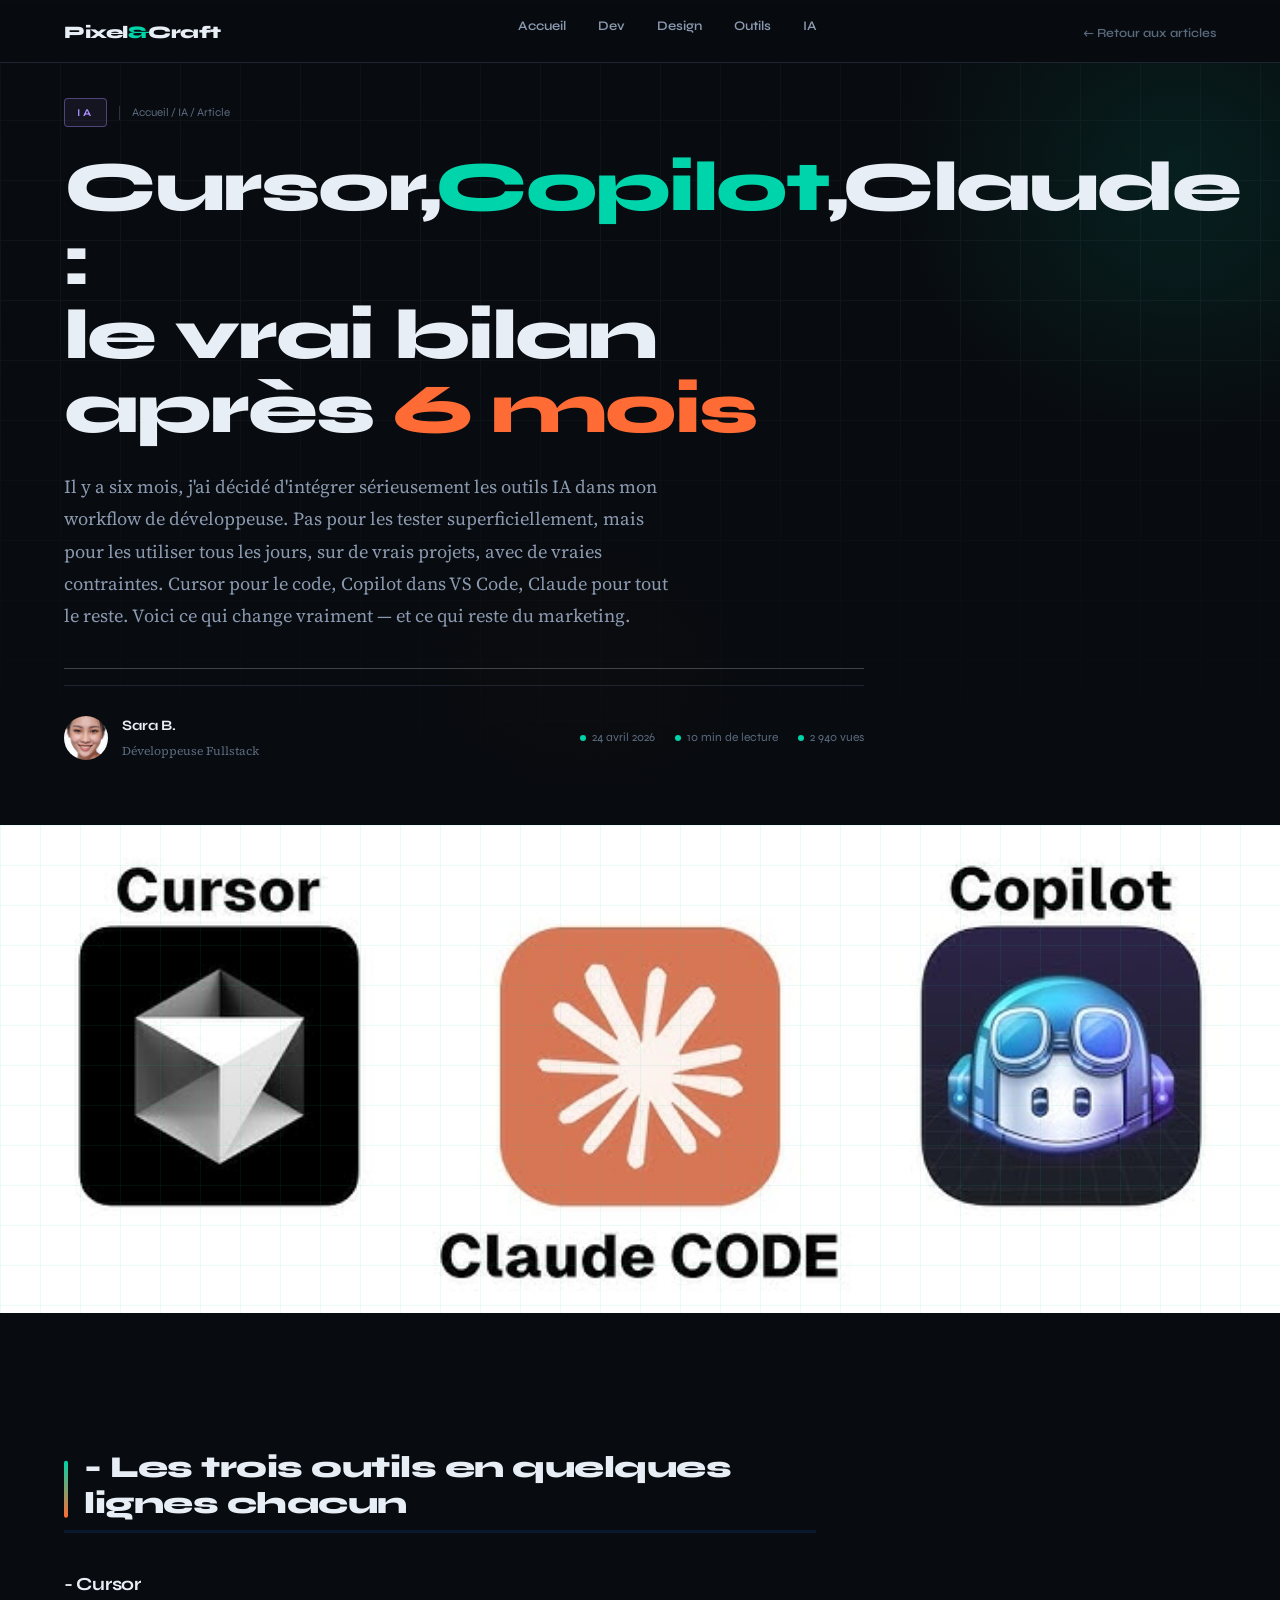
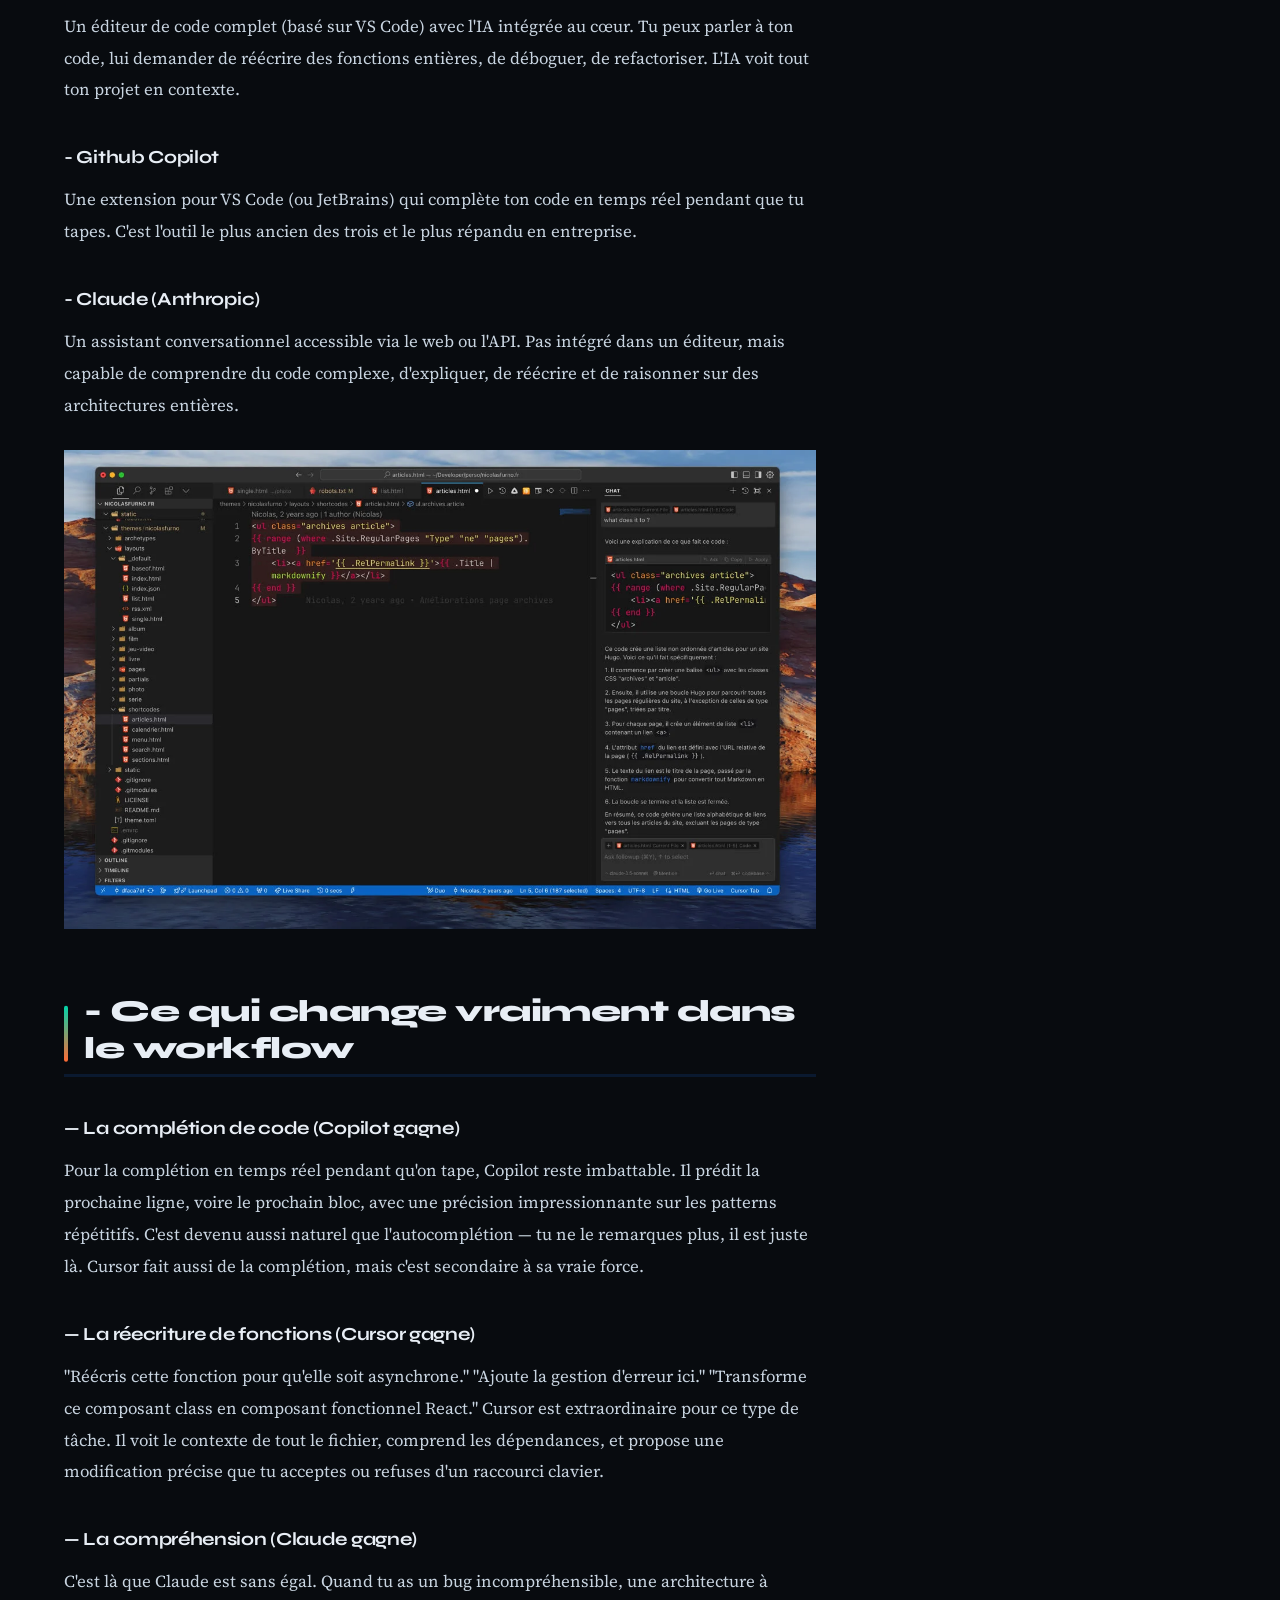
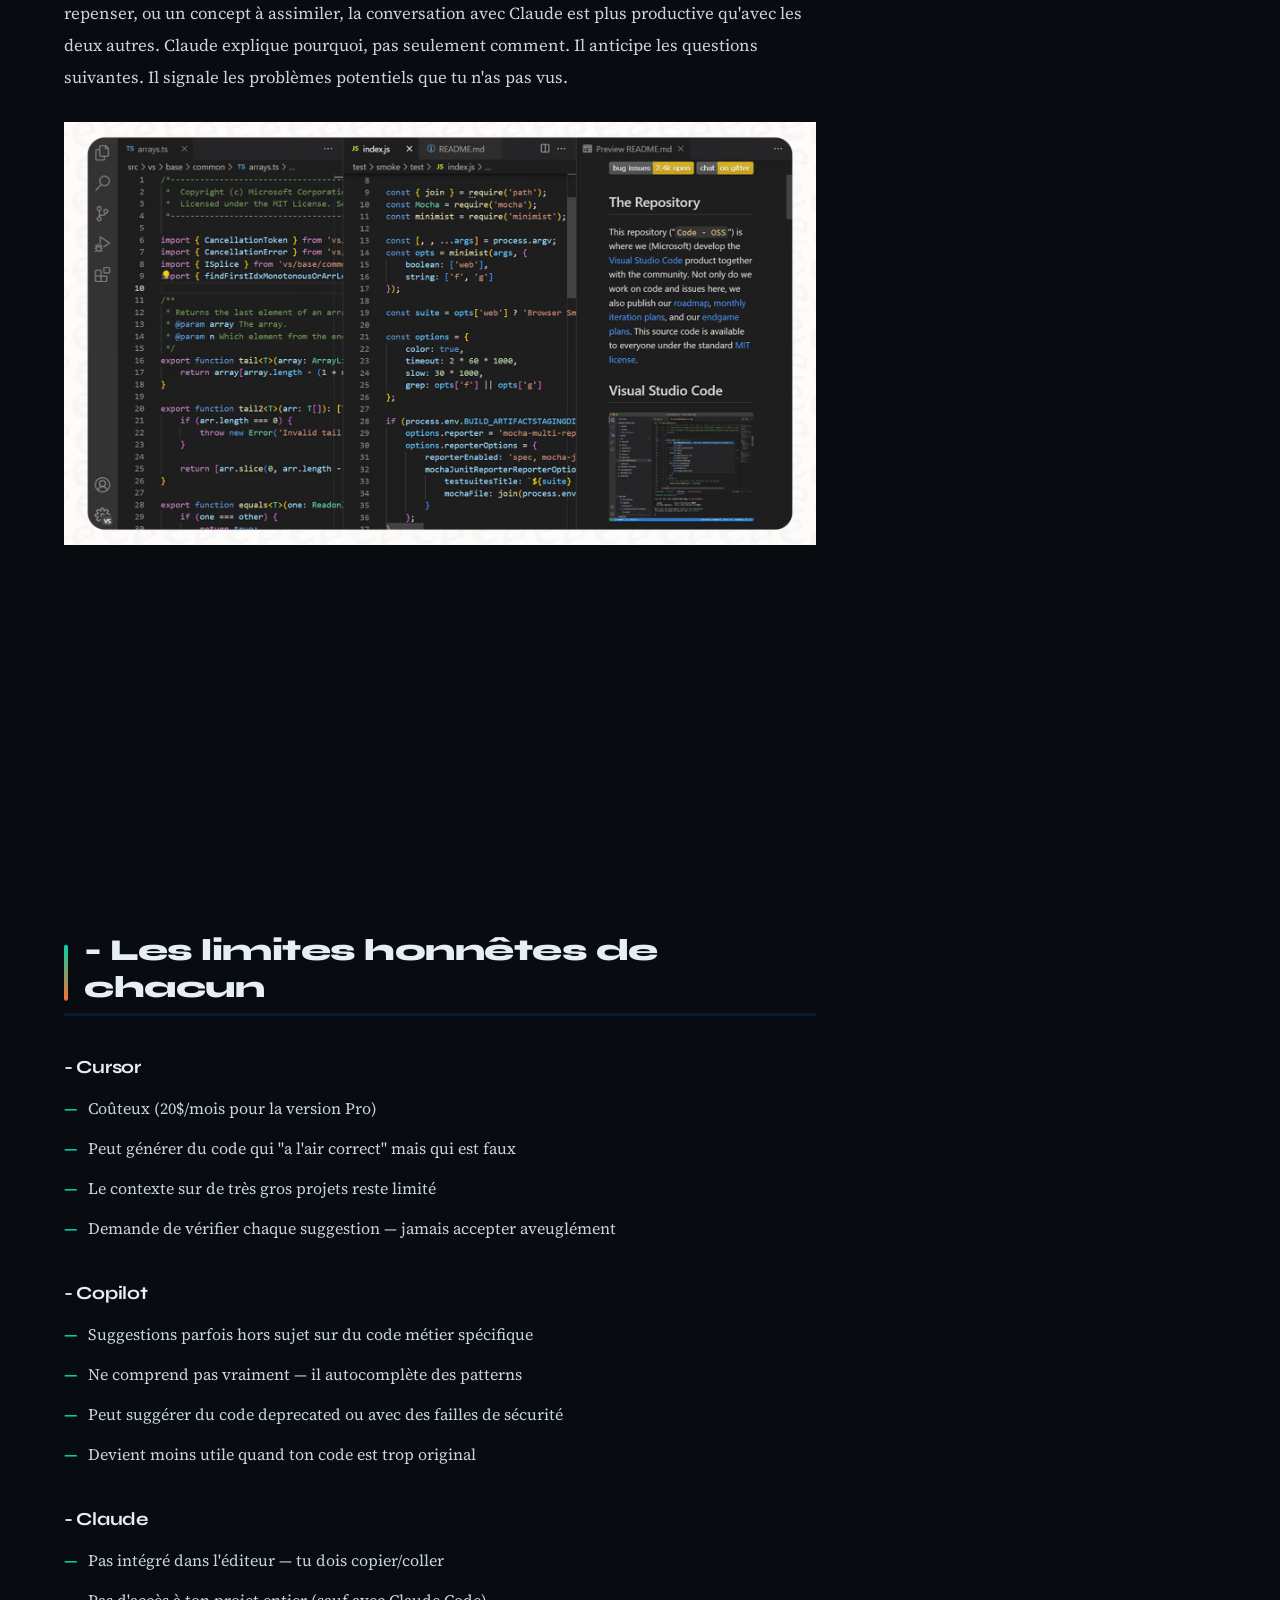
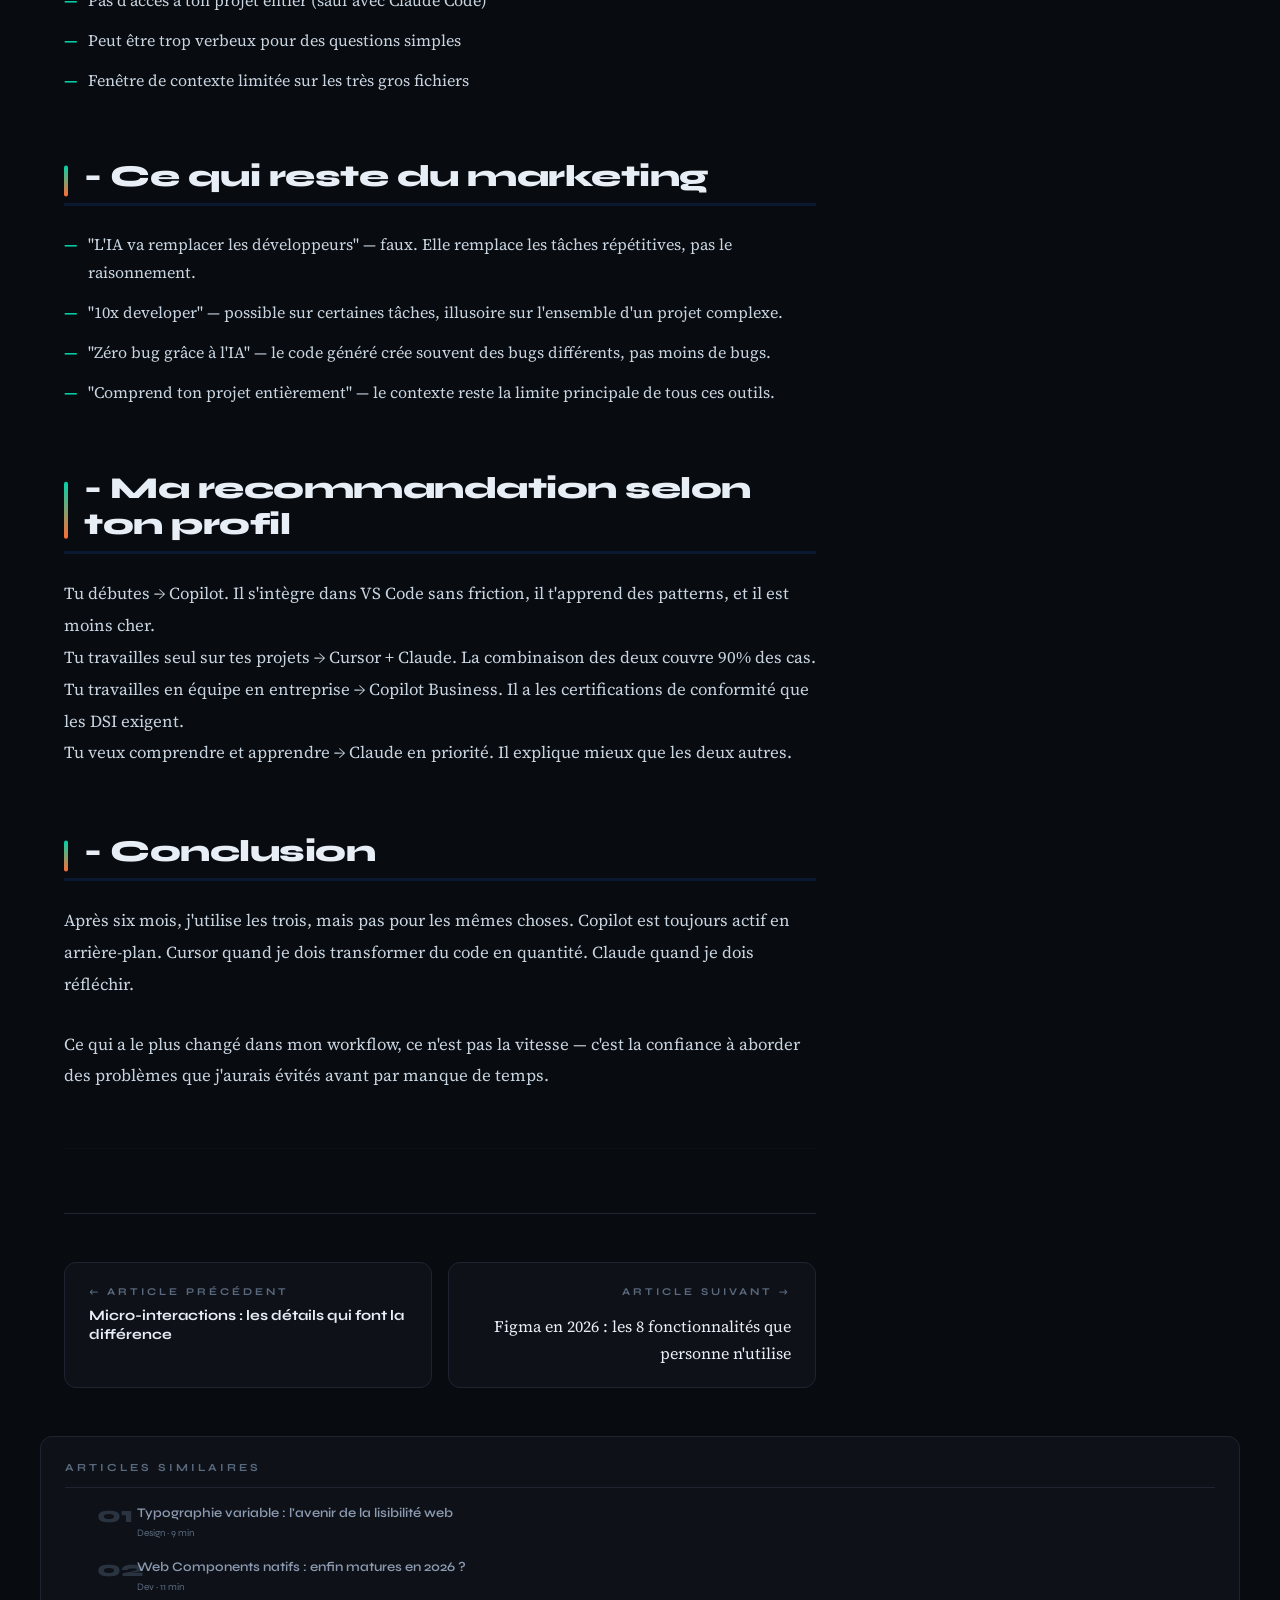
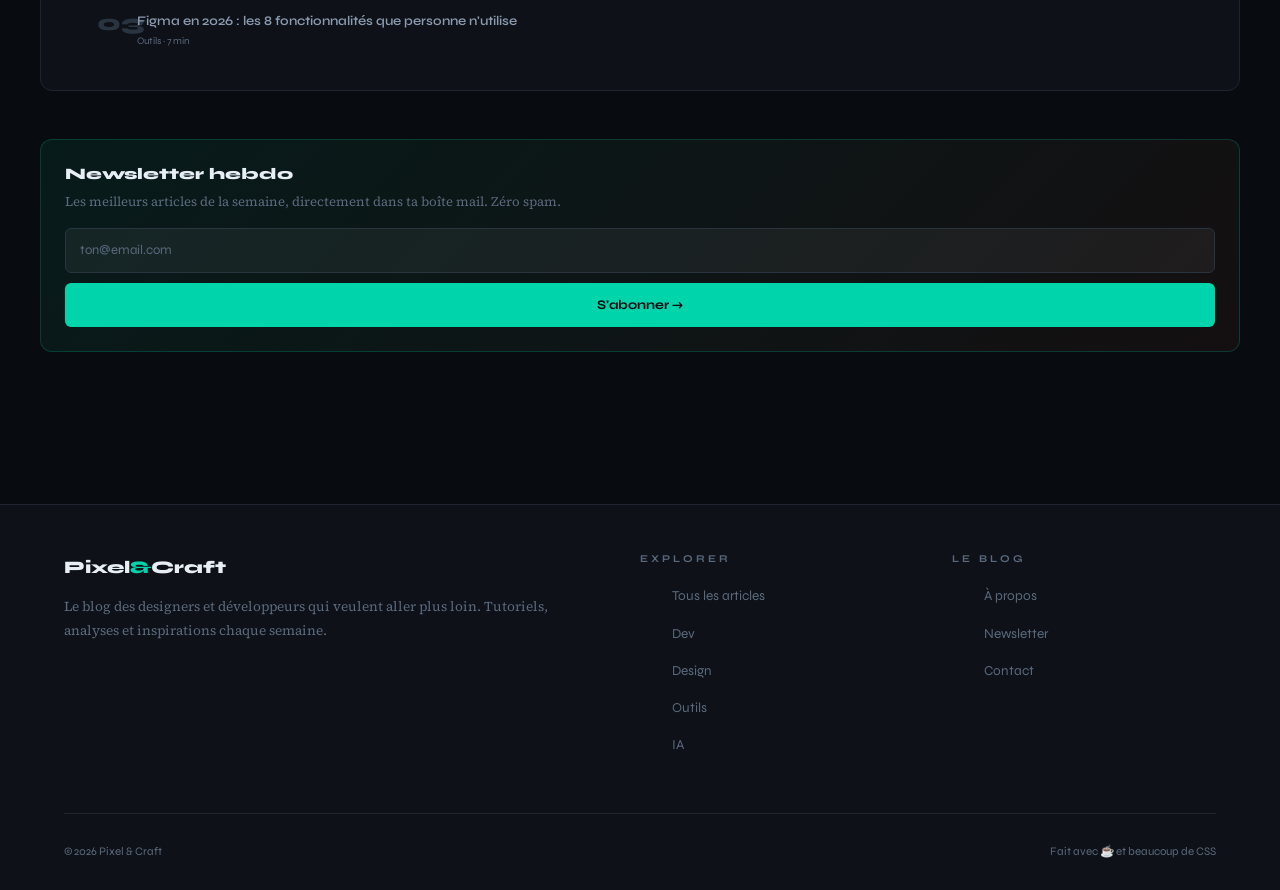
<file: article2.html>
<!DOCTYPE html>
<html lang="fr">
<head>
  <meta charset="UTF-8"/>
  <meta name="viewport" content="width=device-width, initial-scale=1.0"/>
  <title>Cursor,Copilot,Claude :
le vrai bilan après 6 mois</title>

  <!-- Bootstrap -->
  <link href="https://cdn.jsdelivr.net/npm/bootstrap@5.3.0/dist/css/bootstrap.min.css" rel="stylesheet"/>

  <!--
    POLICES — choix délibéré pour un blog tech/design
    - Syne : géométrique, moderne, tech — pour les titres
    - Source Serif 4 : lisible, élégant — pour le corps de texte long
  -->
  <link href="https://fonts.googleapis.com/css2?family=Syne:wght@400;600;700;800&family=Source+Serif+4:ital,opsz,wght@0,8..60,300;0,8..60,400;0,8..60,600;1,8..60,400;1,8..60,600&family=JetBrains+Mono:wght@400;500&display=swap" rel="stylesheet"/>
  <link rel="stylesheet" href="shared.css">

  <style>

    /* ═══════════════════════════════════════════
       VARIABLES — palette tech/design
       Fond sombre avec accents lumineux
    ═══════════════════════════════════════════ */
    :root {
      --noir:        #080b0f;
      --surface:     #0e1117;
      --surface-2:   #141820;
      --border:      #1e2530;
      --border-2:    #2a3340;
      --accent:      #00d4aa;    /* vert cyan — tech, moderne */
      --accent-2:    #ff6b35;    /* orange — chaleur, créativité */
      --texte:       #e8eef5;
      --texte-2:     #8b9ab0;    /* texte secondaire */
      --texte-3:     #5a6a7e;    /* texte discret */
      --code-bg:     #0a0f16;
      --jaune:       #ffd93d;
    }

    /* ═══════════════════════════════════════════
       BASE
    ═══════════════════════════════════════════ */
    *, *::before, *::after {
      box-sizing: border-box;
      margin: 0; padding: 0;
    }

    html { scroll-behavior: smooth; }

    body {
      font-family: 'Source Serif 4', Georgia, serif;
      background: var(--noir);
      color: var(--texte);
      line-height: 1.7;
      /* Barre de progression de lecture en haut */
      background-attachment: fixed;
    }

    /* Barre de progression de lecture */
    .reading-progress {
      position: fixed;
      top: 0; left: 0;
      height: 3px;
      background: linear-gradient(90deg, var(--accent), var(--accent-2));
      width: 0%;
      z-index: 9999;
      transition: width 0.1s;
    }

    /* ═══════════════════════════════════════════
       NAVBAR
    ═══════════════════════════════════════════ */
    nav {
      position: sticky;
      top: 3px; /* juste après la barre de progression */
      z-index: 100;
      background: rgba(8, 11, 15, 0.85);
      backdrop-filter: blur(16px);
      -webkit-backdrop-filter: blur(16px);
      border-bottom: 1px solid var(--border);
      padding: 0 5%;
      height: 60px;
      display: flex;
      align-items: center;
      justify-content: space-between;
      gap: 24px;
    }

    .nav-logo {
      font-family: 'Syne', sans-serif;
      font-size: 1.1rem;
      font-weight: 800;
      color: var(--texte);
      text-decoration: none;
      letter-spacing: -0.5px;
      white-space: nowrap;
    }

    .nav-logo span { color: var(--accent); }

    .nav-links {
      list-style: none;
      display: flex;
      align-items: center;
      gap: 4px;
    }

    .nav-links a {
      text-decoration: none;
      font-family: 'Syne', sans-serif;
      font-size: 0.82rem;
      font-weight: 600;
      color: var(--texte-2);
      padding: 6px 14px;
      border-radius: 6px;
      transition: color 0.2s, background 0.2s;
    }

    .nav-links a:hover { color: var(--accent); background: rgba(0,212,170,0.08); }

    .nav-back {
      font-family: 'Syne', sans-serif;
      font-size: 0.78rem;
      font-weight: 600;
      color: var(--texte-3);
      text-decoration: none;
      display: flex;
      align-items: center;
      gap: 6px;
      transition: color 0.2s;
      white-space: nowrap;
    }

    .nav-back:hover { color: var(--accent); }

    .hamburger {
      display: none;
      flex-direction: column;
      gap: 5px;
      background: none;
      border: none;
      cursor: pointer;
      padding: 4px;
    }

    .hamburger span {
      display: block;
      width: 20px; height: 2px;
      background: var(--texte);
      border-radius: 2px;
      transition: all 0.3s;
    }

    .hamburger.ouvert span:nth-child(1) { transform: translateY(7px) rotate(45deg); }
    .hamburger.ouvert span:nth-child(2) { opacity: 0; }
    .hamburger.ouvert span:nth-child(3) { transform: translateY(-7px) rotate(-45deg); }

    /* ═══════════════════════════════════════════
       HERO DE L'ARTICLE
       Grande zone d'en-tête immersive
    ═══════════════════════════════════════════ */
    .article-hero {
      position: relative;
      min-height: 85vh;
      display: flex;
      flex-direction: column;
      justify-content: flex-end;
      padding: 0 5% 64px;
      overflow: hidden;
    }

    /* Fond animé — grille tech CSS pur */
    .article-hero::before {
      content: '';
      position: absolute;
      inset: 0;
      background-image:
        linear-gradient(var(--border) 1px, transparent 1px),
        linear-gradient(90deg, var(--border) 1px, transparent 1px);
      background-size: 60px 60px;
      opacity: 0.4;
    }

    /* Dégradé par-dessus la grille */
    .article-hero::after {
      content: '';
      position: absolute;
      inset: 0;
      background: linear-gradient(
        to bottom,
        rgba(8,11,15,0.3) 0%,
        rgba(8,11,15,0.0) 30%,
        rgba(8,11,15,0.7) 70%,
        rgba(8,11,15,1) 100%
      );
    }

    /* Cercle décoratif lumineux */
    .hero-glow {
      position: absolute;
      top: -200px; right: -200px;
      width: 600px; height: 600px;
      border-radius: 50%;
      background: radial-gradient(circle, rgba(0,212,170,0.12) 0%, transparent 70%);
      pointer-events: none;
    }

    .hero-glow-2 {
      position: absolute;
      bottom: -100px; left: 30%;
      width: 400px; height: 400px;
      border-radius: 50%;
      background: radial-gradient(circle, rgba(255,107,53,0.08) 0%, transparent 70%);
      pointer-events: none;
    }

    .hero-content {
      position: relative;
      z-index: 2;
      max-width: 800px;
      /* Animation d'entrée */
      animation: fadeUp 0.8s ease both;
    }

    @keyframes fadeUp {
      from { opacity: 0; transform: translateY(30px); }
      to   { opacity: 1; transform: translateY(0); }
    }

    .hero-meta-top {
      display: flex;
      align-items: center;
      gap: 12px;
      margin-bottom: 24px;
      flex-wrap: wrap;
    }

    .hero-tag {
      font-family: 'Syne', sans-serif;
      font-size: 0.65rem;
      font-weight: 700;
      letter-spacing: 3px;
      text-transform: uppercase;
      padding: 5px 12px;
      border-radius: 4px;
      border: 1px solid;
    }

    .tag-dev      { color: var(--accent);   border-color: rgba(0,212,170,0.4);  background: rgba(0,212,170,0.08); }
    .tag-design   { color: var(--accent-2); border-color: rgba(255,107,53,0.4); background: rgba(255,107,53,0.08); }
    .tag-ux       { color: var(--jaune);    border-color: rgba(255,217,61,0.4); background: rgba(255,217,61,0.08); }
    .tag-ia       { color: #a78bfa;         border-color: rgba(167,139,250,0.4);background: rgba(167,139,250,0.08); }
    .tag-outils   { color: #38bdf8;         border-color: rgba(56,189,248,0.4); background: rgba(56,189,248,0.08); }

    .hero-divider {
      width: 1px; height: 14px;
      background: var(--border-2);
    }

    .hero-breadcrumb {
      font-family: 'Syne', sans-serif;
      font-size: 0.72rem;
      color: var(--texte-3);
    }

    .hero-breadcrumb a { color: var(--texte-3); text-decoration: none; transition: color 0.2s; }
    .hero-breadcrumb a:hover { color: var(--accent); }

    /* Titre principal — le plus grand élément de la page */
    .article-hero h1 {
      font-family: 'Syne', sans-serif;
      font-size: clamp(2.4rem, 5.5vw, 4.8rem);
      font-weight: 800;
      line-height: 1.05;
      letter-spacing: -2px;
      color: var(--texte);
      margin-bottom: 24px;
    }

    /* Mot accent dans le titre */
    .article-hero h1 .accent { color: var(--accent); }
    .article-hero h1 .accent-2 { color: var(--accent-2); }

    .hero-intro {
      font-size: 1.15rem;
      color: var(--texte-2);
      line-height: 1.75;
      max-width: 620px;
      margin-bottom: 36px;
    }

    /* Infos auteur + meta */
    .hero-author-row {
      display: flex;
      align-items: center;
      justify-content: space-between;
      flex-wrap: wrap;
      gap: 20px;
      padding-top: 28px;
      border-top: 1px solid var(--border);
    }

    .author-info {
      display: flex;
      align-items: center;
      gap: 14px;
    }

    .author-avatar {
      width: 44px; height: 44px;
      border-radius: 50%;
      overflow: hidden;
      background: linear-gradient(135deg, var(--accent), var(--accent-2));
      display: flex;
      align-items: center;
      justify-content: center;
      font-family: 'Syne', sans-serif;
      font-size: 0.78rem;
      font-weight: 800;
      color: var(--noir);
      flex-shrink: 0;
    }

    .author-name {
      font-family: 'Syne', sans-serif;
      font-size: 0.9rem;
      font-weight: 700;
      color: var(--texte);
    }

    .author-role {
      font-size: 0.75rem;
      color: var(--texte-3);
      margin-top: 2px;
    }

    .article-stats {
      display: flex;
      gap: 20px;
      flex-wrap: wrap;
    }

    .stat {
      font-family: 'Syne', sans-serif;
      font-size: 0.75rem;
      color: var(--texte-3);
      display: flex;
      align-items: center;
      gap: 6px;
    }

    .stat-dot {
      width: 6px; height: 6px;
      border-radius: 50%;
      background: var(--accent);
      flex-shrink: 0;
    }

    /* ═══════════════════════════════════════════
       IMAGE PRINCIPALE
    ═══════════════════════════════════════════ */
    .article-cover {
      width: 100%;
      aspect-ratio: 21/8;
      overflow: hidden;
      position: relative;
    }

    .article-cover img {
      width: 100%;
      height: 100%;
      object-fit: cover;
    }

    /* Placeholder quand pas d'image */
    .cover-placeholder {
      width: 100%;
      height: 100%;
      display: flex;
      align-items: center;
      justify-content: center;
      font-size: 6rem;
      position: relative;
      overflow: hidden;
    }

    .cover-placeholder::before {
      content: '';
      position: absolute;
      inset: 0;
      background-image:
        linear-gradient(rgba(0,212,170,0.08) 1px, transparent 1px),
        linear-gradient(90deg, rgba(0,212,170,0.08) 1px, transparent 1px);
      background-size: 40px 40px;
    }

    .cover-placeholder.c1 { background: linear-gradient(135deg, #0a192f, #112240, #1d3557); }
    .cover-placeholder.c2 { background: linear-gradient(135deg, #1a0a2e, #2d1b69, #553c9a); }
    .cover-placeholder.c3 { background: linear-gradient(135deg, #0f2027, #203a43, #2c5364); }

    /* ═══════════════════════════════════════════
       LAYOUT ARTICLE + SIDEBAR
    ═══════════════════════════════════════════ */
    .article-layout {
      padding: 72px 5%;
    }

    /* ═══════════════════════════════════════════
       CORPS DE L'ARTICLE
       Typographie optimisée pour la lecture longue
    ═══════════════════════════════════════════ */
    .article-body {
      animation: fadeUp 0.6s 0.2s ease both;
    }

    /* Chapeau — intro mise en valeur */
    .article-body .chapeau {
      font-size: 1.2rem;
      line-height: 1.85;
      color: var(--texte-2);
      padding: 28px 32px;
      border-left: 3px solid var(--accent);
      background: rgba(0,212,170,0.04);
      border-radius: 0 8px 8px 0;
      margin-bottom: 40px;
      font-style: italic;
    }

    /* Paragraphes */
    .article-body p {
      font-size: 1.05rem;
      line-height: 1.9;
      color: #c8d4e0;
      margin-bottom: 28px;
    }

    /* Titres h2 */
    .article-body h2 {
      font-family: 'Syne', sans-serif;
      font-size: clamp(1.4rem, 2.5vw, 1.9rem);
      font-weight: 800;
      color: var(--texte);
      margin-top: 64px;
      margin-bottom: 24px;
      letter-spacing: -0.5px;
      position: relative;
      padding-left: 20px;
    }

    /* Trait coloré devant les h2 */
    .article-body h2::before {
      content: '';
      position: absolute;
      left: 0; top: 50%;
      transform: translateY(-50%);
      width: 4px;
      height: 70%;
      background: linear-gradient(to bottom, var(--accent), var(--accent-2));
      border-radius: 2px;
    }

    /* Titres h3 */
    .article-body h3 {
      font-family: 'Syne', sans-serif;
      font-size: 1.15rem;
      font-weight: 700;
      color: var(--texte);
      margin-top: 40px;
      margin-bottom: 16px;
      letter-spacing: -0.3px;
    }

    /* Listes non ordonnées — ul */
    .article-body ul {
      list-style: none;
      padding: 0;
      margin-bottom: 28px;
      display: flex;
      flex-direction: column;
      gap: 12px;
    }

    .article-body ul li {
      font-size: 1rem;
      line-height: 1.75;
      color: #c8d4e0;
      padding-left: 24px;
      position: relative;
    }

    /* Puce custom — tiret coloré */
    .article-body ul li::before {
      content: '—';
      position: absolute;
      left: 0;
      color: var(--accent);
      font-weight: 700;
    }

    /* Listes ordonnées — ol */
    .article-body ol {
      list-style: none;
      counter-reset: ol-counter;
      padding: 0;
      margin-bottom: 28px;
      display: flex;
      flex-direction: column;
      gap: 14px;
    }

    .article-body ol li {
      counter-increment: ol-counter;
      font-size: 1rem;
      line-height: 1.75;
      color: #c8d4e0;
      padding-left: 44px;
      position: relative;
    }

    /* Numéro custom */
    .article-body ol li::before {
      content: counter(ol-counter);
      position: absolute;
      left: 0;
      top: 2px;
      width: 26px; height: 26px;
      background: rgba(0,212,170,0.12);
      border: 1px solid rgba(0,212,170,0.3);
      border-radius: 6px;
      display: flex;
      align-items: center;
      justify-content: center;
      font-family: 'Syne', sans-serif;
      font-size: 0.72rem;
      font-weight: 700;
      color: var(--accent);
    }

    /* Citation — blockquote */
    .article-body blockquote {
      margin: 40px 0;
      padding: 32px 36px;
      background: var(--surface-2);
      border: 1px solid var(--border);
      border-radius: 12px;
      position: relative;
      overflow: hidden;
    }

    .article-body blockquote::before {
      content: '"';
      position: absolute;
      top: -20px; left: 20px;
      font-family: 'Syne', sans-serif;
      font-size: 8rem;
      font-weight: 800;
      color: var(--border-2);
      line-height: 1;
      pointer-events: none;
    }

    .article-body blockquote p {
      font-family: 'Syne', sans-serif;
      font-size: 1.2rem;
      font-style: normal;
      font-weight: 600;
      color: var(--texte);
      line-height: 1.6;
      margin-bottom: 12px;
      position: relative;
      z-index: 1;
    }

    .article-body blockquote footer {
      font-size: 0.8rem;
      color: var(--texte-3);
      font-family: 'Syne', sans-serif;
      background: none;
      padding: 0;
      position: relative;
      z-index: 1;
    }

    /* Code inline */
    .article-body code {
      font-family: 'JetBrains Mono', monospace;
      font-size: 0.85em;
      background: rgba(0,212,170,0.1);
      color: var(--accent);
      padding: 2px 7px;
      border-radius: 4px;
      border: 1px solid rgba(0,212,170,0.2);
    }

    /* Bloc de code */
    .article-body pre {
      background: var(--code-bg);
      border: 1px solid var(--border);
      border-radius: 10px;
      padding: 24px;
      overflow-x: auto;
      margin: 32px 0;
      position: relative;
    }

    .article-body pre code {
      font-family: 'JetBrains Mono', monospace;
      font-size: 0.88rem;
      background: none;
      color: #a8d8b9;
      border: none;
      padding: 0;
      line-height: 1.8;
    }

    /* Label du langage sur le bloc de code */
    .code-label {
      position: absolute;
      top: 12px; right: 16px;
      font-family: 'Syne', sans-serif;
      font-size: 0.62rem;
      font-weight: 700;
      letter-spacing: 2px;
      text-transform: uppercase;
      color: var(--texte-3);
    }

    /* Encadré info */
    .info-box {
      background: var(--surface-2);
      border: 1px solid var(--border);
      border-top: 3px solid var(--accent);
      border-radius: 0 0 10px 10px;
      padding: 24px 28px;
      margin: 36px 0;
    }

    .info-box-title {
      font-family: 'Syne', sans-serif;
      font-size: 0.72rem;
      font-weight: 700;
      letter-spacing: 3px;
      text-transform: uppercase;
      color: var(--accent);
      margin-bottom: 12px;
    }

    .info-box p {
      font-size: 0.92rem !important;
      color: var(--texte-2) !important;
      margin-bottom: 0 !important;
    }

    /* Images dans l'article */
    .article-body figure {
      margin: 40px 0;
    }

    .article-body figure img {
      width: 100%;
      border-radius: 10px;
      border: 1px solid var(--border);
    }

    /* Placeholder d'image dans l'article */
    .article-img-placeholder {
      width: 100%;
      border-radius: 10px;
      border: 1px solid var(--border);
      display: flex;
      align-items: center;
      justify-content: center;
      font-size: 3rem;
      position: relative;
      overflow: hidden;
    }

    .article-img-placeholder::before {
      content: '';
      position: absolute;
      inset: 0;
      background-image:
        linear-gradient(var(--border) 1px, transparent 1px),
        linear-gradient(90deg, var(--border) 1px, transparent 1px);
      background-size: 30px 30px;
      opacity: 0.5;
    }

    .img-p1 { height: 300px; background: linear-gradient(135deg, #0a192f 0%, #172a45 100%); }
    .img-p2 { height: 280px; background: linear-gradient(135deg, #1a0a2e 0%, #2d1b69 100%); }
    .img-p3 { height: 260px; background: linear-gradient(135deg, #0f2027 0%, #203a43 100%); }

    .article-body figcaption {
      text-align: center;
      font-size: 0.78rem;
      color: var(--texte-3);
      font-style: italic;
      margin-top: 12px;
      font-family: 'Syne', sans-serif;
    }

    /* Tableau comparatif */
    .article-table {
      width: 100%;
      border-collapse: collapse;
      margin: 36px 0;
      font-size: 0.9rem;
      overflow: hidden;
      border-radius: 10px;
      border: 1px solid var(--border);
    }

    .article-table thead tr {
      background: var(--surface-2);
    }

    .article-table th {
      font-family: 'Syne', sans-serif;
      font-size: 0.72rem;
      font-weight: 700;
      letter-spacing: 2px;
      text-transform: uppercase;
      color: var(--accent);
      padding: 16px 20px;
      text-align: left;
      border-bottom: 1px solid var(--border);
    }

    .article-table td {
      padding: 14px 20px;
      color: var(--texte-2);
      border-bottom: 1px solid var(--border);
      vertical-align: top;
    }

    .article-table tr:last-child td { border-bottom: none; }

    .article-table tbody tr:hover { background: rgba(255,255,255,0.02); }

    .td-win {
      color: var(--accent);
      font-weight: 600;
    }

    /* Vidéo */
    .video-container {
      margin: 40px 0;
    }

    .video-label {
      font-family: 'Syne', sans-serif;
      font-size: 0.72rem;
      color: var(--texte-3);
      text-align: center;
      margin-top: 12px;
      letter-spacing: 1px;
    }

    /* Séparateur */
    .article-body hr {
      border: none;
      border-top: 1px solid var(--border);
      margin: 56px 0;
    }

    /* ═══════════════════════════════════════════
       SIDEBAR
    ═══════════════════════════════════════════ */
    .sidebar {
      position: sticky;
      top: 80px;
      display: flex;
      flex-direction: column;
      gap: 24px;
    }

    .sidebar-block {
      background: var(--surface);
      border: 1px solid var(--border);
      border-radius: 12px;
      padding: 24px;
    }

    .sidebar-block h5 {
      font-family: 'Syne', sans-serif;
      font-size: 0.68rem;
      font-weight: 700;
      letter-spacing: 3px;
      text-transform: uppercase;
      color: var(--texte-3);
      margin-bottom: 16px;
      padding-bottom: 12px;
      border-bottom: 1px solid var(--border);
    }

    /* Table des matières */
    .toc-list {
      list-style: none;
      display: flex;
      flex-direction: column;
      gap: 4px;
    }

    .toc-list a {
      display: block;
      text-decoration: none;
      font-family: 'Syne', sans-serif;
      font-size: 0.82rem;
      color: var(--texte-3);
      padding: 7px 10px;
      border-radius: 6px;
      transition: all 0.15s;
      border-left: 2px solid transparent;
    }

    .toc-list a:hover,
    .toc-list a.active {
      color: var(--accent);
      background: rgba(0,212,170,0.06);
      border-left-color: var(--accent);
    }

    /* Articles similaires */
    .related-list {
      list-style: none;
      display: flex;
      flex-direction: column;
      gap: 16px;
    }

    .related-item {
      display: flex;
      gap: 12px;
      align-items: flex-start;
      cursor: pointer;
    }

    .related-num {
      font-family: 'Syne', sans-serif;
      font-size: 1.4rem;
      font-weight: 800;
      color: var(--border-2);
      line-height: 1;
      flex-shrink: 0;
      width: 28px;
    }

    .related-title {
      font-family: 'Syne', sans-serif;
      font-size: 0.82rem;
      font-weight: 600;
      color: var(--texte-2);
      line-height: 1.4;
      transition: color 0.2s;
    }

    .related-item:hover .related-title { color: var(--accent); }

    .related-tag {
      font-size: 0.62rem;
      color: var(--texte-3);
      margin-top: 3px;
      font-family: 'Syne', sans-serif;
    }

    /* Newsletter sidebar */
    .newsletter-sidebar {
      background: linear-gradient(135deg, rgba(0,212,170,0.08), rgba(255,107,53,0.05));
      border: 1px solid rgba(0,212,170,0.2);
      border-radius: 12px;
      padding: 24px;
    }

    .newsletter-sidebar h5 {
      font-family: 'Syne', sans-serif;
      font-size: 1rem;
      font-weight: 800;
      color: var(--texte);
      margin-bottom: 8px;
      border: none;
      padding: 0;
      letter-spacing: 0;
      text-transform: none;
    }

    .newsletter-sidebar p {
      font-size: 0.82rem;
      color: var(--texte-3);
      line-height: 1.6;
      margin-bottom: 16px;
    }

    .newsletter-sidebar input {
      width: 100%;
      background: rgba(255,255,255,0.05);
      border: 1px solid var(--border-2);
      border-radius: 6px;
      padding: 10px 14px;
      color: var(--texte);
      font-family: 'Syne', sans-serif;
      font-size: 0.82rem;
      outline: none;
      margin-bottom: 10px;
      transition: border-color 0.2s;
    }

    .newsletter-sidebar input:focus { border-color: var(--accent); }
    .newsletter-sidebar input::placeholder { color: var(--texte-3); }

    .newsletter-sidebar button {
      width: 100%;
      background: var(--accent);
      color: var(--noir);
      border: none;
      border-radius: 6px;
      padding: 11px;
      font-family: 'Syne', sans-serif;
      font-size: 0.82rem;
      font-weight: 700;
      cursor: pointer;
      transition: opacity 0.2s, transform 0.2s;
    }

    .newsletter-sidebar button:hover { opacity: 0.88; transform: translateY(-1px); }

    /* ═══════════════════════════════════════════
       NAVIGATION ENTRE ARTICLES
    ═══════════════════════════════════════════ */
    .article-navigation {
      display: grid;
      grid-template-columns: 1fr 1fr;
      gap: 16px;
      margin-top: 64px;
      padding-top: 48px;
      border-top: 1px solid var(--border);
    }

    .nav-article {
      background: var(--surface);
      border: 1px solid var(--border);
      border-radius: 12px;
      padding: 20px 24px;
      text-decoration: none;
      transition: border-color 0.2s, transform 0.2s;
      display: flex;
      flex-direction: column;
      gap: 6px;
    }

    .nav-article:hover {
      border-color: var(--accent);
      transform: translateY(-2px);
    }

    .nav-article-dir {
      font-family: 'Syne', sans-serif;
      font-size: 0.65rem;
      font-weight: 700;
      letter-spacing: 3px;
      text-transform: uppercase;
      color: var(--texte-3);
    }

    .nav-article-title {
      font-family: 'Syne', sans-serif;
      font-size: 0.9rem;
      font-weight: 700;
      color: var(--texte);
      line-height: 1.3;
    }

    .nav-article.next { text-align: right; }

    /* ═══════════════════════════════════════════
       FOOTER
    ═══════════════════════════════════════════ */
    footer {
      background: var(--surface);
      border-top: 1px solid var(--border);
      padding: 48px 5% 28px;
      margin-top: 80px;
    }

    .footer-grid {
      display: grid;
      grid-template-columns: 2fr 1fr 1fr;
      gap: 48px;
      padding-bottom: 40px;
      border-bottom: 1px solid var(--border);
      margin-bottom: 28px;
    }

    .footer-brand {
      font-family: 'Syne', sans-serif;
      font-size: 1.1rem;
      font-weight: 800;
      color: var(--texte);
      margin-bottom: 12px;
    }

    .footer-brand span { color: var(--accent); }

    footer p {
      font-size: 0.85rem;
      line-height: 1.8;
      color: var(--texte-3);
    }

    footer h6 {
      font-family: 'Syne', sans-serif;
      font-size: 0.65rem;
      font-weight: 700;
      letter-spacing: 3px;
      text-transform: uppercase;
      color: var(--texte-3);
      margin-bottom: 16px;
    }

    .footer-links {
      list-style: none;
      display: flex;
      flex-direction: column;
      gap: 10px;
    }

    .footer-links a {
      text-decoration: none;
      font-family: 'Syne', sans-serif;
      font-size: 0.85rem;
      color: var(--texte-3);
      transition: color 0.2s;
    }

    .footer-links a:hover { color: var(--accent); }

    .footer-bottom {
      display: flex;
      justify-content: space-between;
      font-family: 'Syne', sans-serif;
      font-size: 0.72rem;
      color: var(--texte-3);
      flex-wrap: wrap;
      gap: 8px;
    }

    /* ═══════════════════════════════════════════
       RESPONSIVE
    ═══════════════════════════════════════════ */
    @media (max-width: 992px) {
      .nav-links { display: none; }
      .hamburger { display: flex; }

      .nav-links.ouvert {
        display: flex;
        flex-direction: column;
        position: fixed;
        top: 63px; left: 0; right: 0;
        background: var(--surface);
        border-bottom: 1px solid var(--border);
        padding: 16px 5%;
        gap: 4px;
        z-index: 99;
      }

      .article-hero { min-height: 70vh; padding-bottom: 48px; }
      .article-hero h1 { letter-spacing: -1px; }

      .sidebar { position: static; }

      .article-navigation { grid-template-columns: 1fr; }

      .footer-grid { grid-template-columns: 1fr; gap: 28px; }
    }

    @media (max-width: 576px) {
      .article-hero h1 { font-size: 2.2rem; }
      .hero-author-row { flex-direction: column; align-items: flex-start; }
    }
    .barre{
        border-bottom: 3.5px solid #0a192f;
        margin-bottom: 20px;
        padding-bottom: 8px;


    }

  </style>
  
</head>
<body>

  <!-- Barre de progression de lecture -->
  <div class="reading-progress" id="readingProgress"></div>

  <!-- ═══════════════════════════════════════════
       NAVBAR
  ═══════════════════════════════════════════ -->
  <nav>
    <a href="index.html" class="nav-logo">Pixel<span>&</span>Craft</a>

    <ul class="nav-links" id="navMenu">
      <li><a href="index.html">Accueil</a></li>
      <li><a href="#">Dev</a></li>
      <li><a href="#">Design</a></li>
      <li><a href="#">Outils</a></li>
      <li><a href="#">IA</a></li>
    </ul>

    <a href="index.html" class="nav-back d-none d-lg-flex">← Retour aux articles</a>

    <button class="hamburger" id="hamburger" onclick="toggleMenu()">
      <span></span><span></span><span></span>
    </button>
  </nav>

  <!-- ═══════════════════════════════════════════
       HERO DE L'ARTICLE
       ↓ MODIFIE ICI pour chaque article
  ═══════════════════════════════════════════ -->
  <header class="article-hero">
    <div class="hero-glow"></div>
    <div class="hero-glow-2"></div>

    <div class="hero-content">

      <!-- Fil d'ariane + tag catégorie -->
      <div class="hero-meta-top">
        <!--
          MODIFIE : change la classe et le texte du tag
          selon la catégorie de l'article
          Classes disponibles : tag-dev, tag-design, tag-ux, tag-ia, tag-outils
        -->
        <span class="hero-tag tag-ia">IA</span>
        <div class="hero-divider"></div>
        <span class="hero-breadcrumb">
          <a href="index.html">Accueil</a> / <a href="#">IA</a> / Article
        </span>
      </div>

      <!--
        MODIFIE : le titre de l'article
        Tu peux mettre des mots en .accent (vert) ou .accent-2 (orange)
      -->
      <h1>Cursor,<span class="accent">Copilot</span>,Claude :<br/> le vrai bilan après <span class="accent-2">6 mois</span></h1>
       <!-- [IMAGE ICI — Trois logos côte à côte : Cursor, GitHub Copilot, Claude (Anthropic), sur fond neutre. Format recommandé : 1200x500px]-->
      <!--
        MODIFIE : la phrase d'accroche
      -->
      <p class="hero-intro">Il y a six mois, j'ai décidé d'intégrer sérieusement les outils IA dans mon workflow de développeuse. Pas pour les tester superficiellement, mais pour les utiliser tous les jours, sur de vrais projets, avec de vraies contraintes. Cursor pour le code, Copilot dans VS Code, Claude pour tout le reste. Voici ce qui change vraiment — et ce qui reste du marketing.
      </p> <hr/>

      <!-- Auteur + méta -->
      <div class="hero-author-row">
        <div class="author-info">
          <!--
            MODIFIE : initiales, nom, rôle de l'auteur
          -->
          <div class="author-avatar"><img src="images/sarab.jpg" alt=""></div>
          <div>
            <div class="author-name">Sara B.</div>
            <div class="author-role">Développeuse Fullstack</div>
          </div>
        </div>
        <div class="article-stats">
          <!--
            MODIFIE : date et durée de lecture
          -->
          <div class="stat"><div class="stat-dot"></div> 24 avril 2026</div>
          <div class="stat"><div class="stat-dot"></div> 10 min de lecture</div>
          <div class="stat"><div class="stat-dot"></div> 2 940 vues</div>
        </div>
      </div>

    </div>
  </header>

  <div class="article-cover">
    <div class="cover-placeholder c1"> <img src="images/cursor.jpg" alt=""></div>
  </div>

  <!--LAYOUT PRINCIPAL — article + sidebar
       Bootstrap : container, row, col-lg-8, col-lg-4 -->
  <div class="article-layout">
    <div class="container-fluid px-0">
      <div class="row g-5">

        <!-- CORPS DE L'ARTICLE — 8 colonnes -->
        <div class="col-lg-8">
          <article class="article-body" id="articleBody">

            <h2 class="barre"> - Les trois outils en quelques lignes chacun </h2>
            <h3> - Cursor</h3>
            <p>Un éditeur de code complet (basé sur VS Code) avec l'IA intégrée au cœur. Tu peux parler à ton code, lui demander de réécrire des fonctions entières, de déboguer, de refactoriser. L'IA voit tout ton projet en contexte. </p>
             <h3> - Github Copilot</h3>
             <p>Une extension pour VS Code (ou JetBrains) qui complète ton code en temps réel pendant que tu tapes. C'est l'outil le plus ancien des trois et le plus répandu en entreprise.</p>
             <h3> - Claude (Anthropic)</h3>
             <p>Un assistant conversationnel accessible via le web ou l'API. Pas intégré dans un éditeur, mais capable de comprendre du code complexe, d'expliquer, de réécrire et de raisonner sur des architectures entières.</p>
             <!--[IMAGE ICI — Capture d'écran de l'interface Cursor montrant une conversation avec l'IA à droite et le code à gauche. Format recommandé : 1200x700px] -->
            <img src="images/cursorr.webp" alt="Cursor">

            <h2 class="barre"> - Ce qui change vraiment dans le workflow</h2>
        
            <h3>— La complétion de code (Copilot gagne)</h3>
            <p>Pour la complétion en temps réel pendant qu'on tape, Copilot reste imbattable. Il prédit la prochaine ligne, voire le prochain bloc, avec une précision impressionnante sur les patterns répétitifs. C'est devenu aussi naturel que l'autocomplétion — tu ne le remarques plus, il est juste là.

Cursor fait aussi de la complétion, mais c'est secondaire à sa vraie force.</p>
            <h3>— La réecriture de fonctions (Cursor gagne)</h3>
            <p>"Réécris cette fonction pour qu'elle soit asynchrone." "Ajoute la gestion d'erreur ici." "Transforme ce composant class en composant fonctionnel React."

Cursor est extraordinaire pour ce type de tâche. Il voit le contexte de tout le fichier, comprend les dépendances, et propose une modification précise que tu acceptes ou refuses d'un raccourci clavier.
</p>
            <h3>— La compréhension (Claude gagne)</h3>
            <p>C'est là que Claude est sans égal. Quand tu as un bug incompréhensible, une architecture à repenser, ou un concept à assimiler, la conversation avec Claude est plus productive qu'avec les deux autres.

Claude explique pourquoi, pas seulement comment. Il anticipe les questions suivantes. Il signale les problèmes potentiels que tu n'as pas vus.</p>
<img src="images/ClaudeCode.avif" alt="">
      <!--[IMAGE ICI — Capture d'écran d'une conversation Claude montrant une explication détaillée d'un bug avec le raisonnement pas à pas. Format recommandé : 900x600px]
 -->        <iframe width="560" height="315" src="https://www.youtube.com/embed/Wl5NJVieiBM?si=EuSzYsMYY9MA2Ady" title="YouTube video player" frameborder="0" allow="accelerometer; autoplay; clipboard-write; encrypted-media; gyroscope; picture-in-picture; web-share" referrerpolicy="strict-origin-when-cross-origin" allowfullscreen></iframe>
      <!--[LIEN YOUTUBE ICI — Recommandation : "Cursor AI vs GitHub Copilot 2026" ou démonstration d'un des trois outils — recherche sur YouTube et insère l'URL embed ici]
 -->     
         <h2 class="barre"> - Les limites honnêtes de chacun</h2>

         <h3> - Cursor</h3>
          <ul>
            <li> Coûteux (20$/mois pour la version Pro) </li>
            <li>Peut générer du code qui "a l'air correct" mais qui est faux</li>
            <li>Le contexte sur de très gros projets reste limité</li>
            <li>Demande de vérifier chaque suggestion — jamais accepter aveuglément</li>
          </ul>
<h3> - Copilot</h3>
<ul>
    <li>Suggestions parfois hors sujet sur du code métier spécifique</li>
    <li>Ne comprend pas vraiment — il autocomplète des patterns</li>
    <li>Peut suggérer du code deprecated ou avec des failles de sécurité</li>
    <li>Devient moins utile quand ton code est trop original</li>
</ul>

<h3> - Claude</h3>
<ul>
    <li>Pas intégré dans l'éditeur — tu dois copier/coller</li>
    <li>Pas d'accès à ton projet entier (sauf avec Claude Code)</li>
    <li>Peut être trop verbeux pour des questions simples</li>
    <li>Fenêtre de contexte limitée sur les très gros fichiers</li>
</ul>

<!-- [IMAGE ICI — Tableau comparatif visuel des trois outils avec des icônes ✓ et ✗ pour chaque critère. Format recommandé : 900x500px]-->

           <h2 class="barre"> - Ce qui reste du marketing</h2>
           <ul>
            <li>"L'IA va remplacer les développeurs" — faux. Elle remplace les tâches répétitives, pas le raisonnement.</li>
            <li>"10x developer" — possible sur certaines tâches, illusoire sur l'ensemble d'un projet complexe.</li>
            <li>"Zéro bug grâce à l'IA" — le code généré crée souvent des bugs différents, pas moins de bugs.</li>
            <li>"Comprend ton projet entièrement" — le contexte reste la limite principale de tous ces outils.</li>
           </ul>
         
            <h2 class="barre"> - Ma recommandation selon ton profil</h2>

<p> Tu débutes → Copilot. Il s'intègre dans VS Code sans friction, il t'apprend des patterns, et il est moins cher. <br>

Tu travailles seul sur tes projets → Cursor + Claude. La combinaison des deux couvre 90% des cas. <br>

Tu travailles en équipe en entreprise → Copilot Business. Il a les certifications de conformité que les DSI exigent. <br>

Tu veux comprendre et apprendre → Claude en priorité. Il explique mieux que les deux autres. <br>
</p>
      <h2 class="barre"> - Conclusion</h2>
      <p>Après six mois, j'utilise les trois, mais pas pour les mêmes choses. Copilot est toujours actif en arrière-plan. Cursor quand je dois transformer du code en quantité. Claude quand je dois réfléchir.
</p>
<p>Ce qui a le plus changé dans mon workflow, ce n'est pas la vitesse — c'est la confiance à aborder des problèmes que j'aurais évités avant par manque de temps.</p> <hr/>
            <!-- Navigation entre articles -->
            <div class="article-navigation">
              <a href="article1.html" class="nav-article prev">
                <div class="nav-article-dir">← Article précédent</div>
                <!--
                  MODIFIE : titre de l'article précédent
                -->
                <div class="nav-article-title">Micro-interactions :
les détails qui font la différence</div>
              </a>
              <a href="#" class="nav-article next">
                <div class="nav-article-dir">Article suivant →</div>
                <!--
                  MODIFIE : titre de l'article suivant
                -->
                <div class="nav-article-title"></div>Figma en 2026 : les 8 fonctionnalités que personne n'utilise
              </a>
            </div>

          </article>
        </div>

            <!-- Articles similaires -->
            <div class="sidebar-block">
              <h5>Articles similaires</h5>
              <ul class="related-list">
                <li class="related-item">
                  <div class="related-num">01</div>
                  <div>
                    <div class="related-title">Typographie variable : l'avenir de la lisibilité web</div>
                    <div class="related-tag">Design · 9 min</div>
                  </div>
                </li>
                <li class="related-item">
                  <div class="related-num">02</div>
                  <div>
                    <div class="related-title">Web Components natifs : enfin matures en 2026 ?</div>
                    <div class="related-tag">Dev · 11 min</div>
                  </div>
                </li>
                <li class="related-item">
                  <div class="related-num">03</div>
                  <div>
                    <div class="related-title">Figma en 2026 : les 8 fonctionnalités que personne n'utilise</div>
                    <div class="related-tag">Outils · 7 min</div>
                  </div>
                </li>
              </ul>
            </div>

            <!-- Newsletter -->
            <div class="newsletter-sidebar">
              <h5>Newsletter hebdo</h5>
              <p>Les meilleurs articles de la semaine, directement dans ta boîte mail. Zéro spam.</p>
              <input type="email" placeholder="ton@email.com"/>
              <button>S'abonner →</button>
            </div>

          </aside>
        </div>

      </div>
    </div>
  </div>

  <!-- ═══════════════════════════════════════════
       FOOTER
  ═══════════════════════════════════════════ -->
  <footer>
    <div class="container-fluid px-0" style="padding: 0 5%;">
      <div class="footer-grid">
        <div>
          <div class="footer-brand">Pixel<span>&</span>Craft</div>
          <p>Le blog des designers et développeurs qui veulent aller plus loin. Tutoriels, analyses et inspirations chaque semaine.</p>
        </div>
        <div>
          <h6>Explorer</h6>
          <ul class="footer-links">
            <li><a href="index.html">Tous les articles</a></li>
            <li><a href="#">Dev</a></li>
            <li><a href="#">Design</a></li>
            <li><a href="#">Outils</a></li>
            <li><a href="#">IA</a></li>
          </ul>
        </div>
        <div>
          <h6>Le blog</h6>
          <ul class="footer-links">
            <li><a href="#">À propos</a></li>
            <li><a href="#">Newsletter</a></li>
            <li><a href="#">Contact</a></li>
          </ul>
        </div>
      </div>
      <div class="footer-bottom">
        <span>© 2026 Pixel & Craft</span>
        <span>Fait avec ☕ et beaucoup de CSS</span>
      </div>
    </div>
  </footer>

  <!-- Script Bootstrap -->
  <script src="https://cdn.jsdelivr.net/npm/bootstrap@5.3.0/dist/js/bootstrap.bundle.min.js"></script>

  <script>
    // ─── Hamburger menu ───
    function toggleMenu() {
      document.getElementById('navMenu').classList.toggle('ouvert');
      document.getElementById('hamburger').classList.toggle('ouvert');
    }

    // ─── Barre de progression de lecture ───
    // Calcule le % de l'article lu et remplit la barre en haut
    window.addEventListener('scroll', function () {
      const article = document.getElementById('articleBody');
      const bar     = document.getElementById('readingProgress');
      if (!article) return;

      const articleTop    = article.offsetTop;
      const articleHeight = article.offsetHeight;
      const scrolled      = window.scrollY - articleTop;
      const pct           = Math.min(100, Math.max(0, (scrolled / articleHeight) * 100));
      bar.style.width     = pct + '%';
    });

    // ─── Table des matières active ───
    // Met en surbrillance le lien de la section visible
    const sections = document.querySelectorAll('h2[id]');
    const tocLinks = document.querySelectorAll('.toc-list a');

    window.addEventListener('scroll', function () {
      let current = '';
      sections.forEach(section => {
        if (window.scrollY >= section.offsetTop - 120) {
          current = section.getAttribute('id');
        }
      });

      tocLinks.forEach(link => {
        link.classList.remove('active');
        if (link.getAttribute('href') === '#' + current) {
          link.classList.add('active');
        }
      });
    });
  </script>

</body>
</html>
</file>
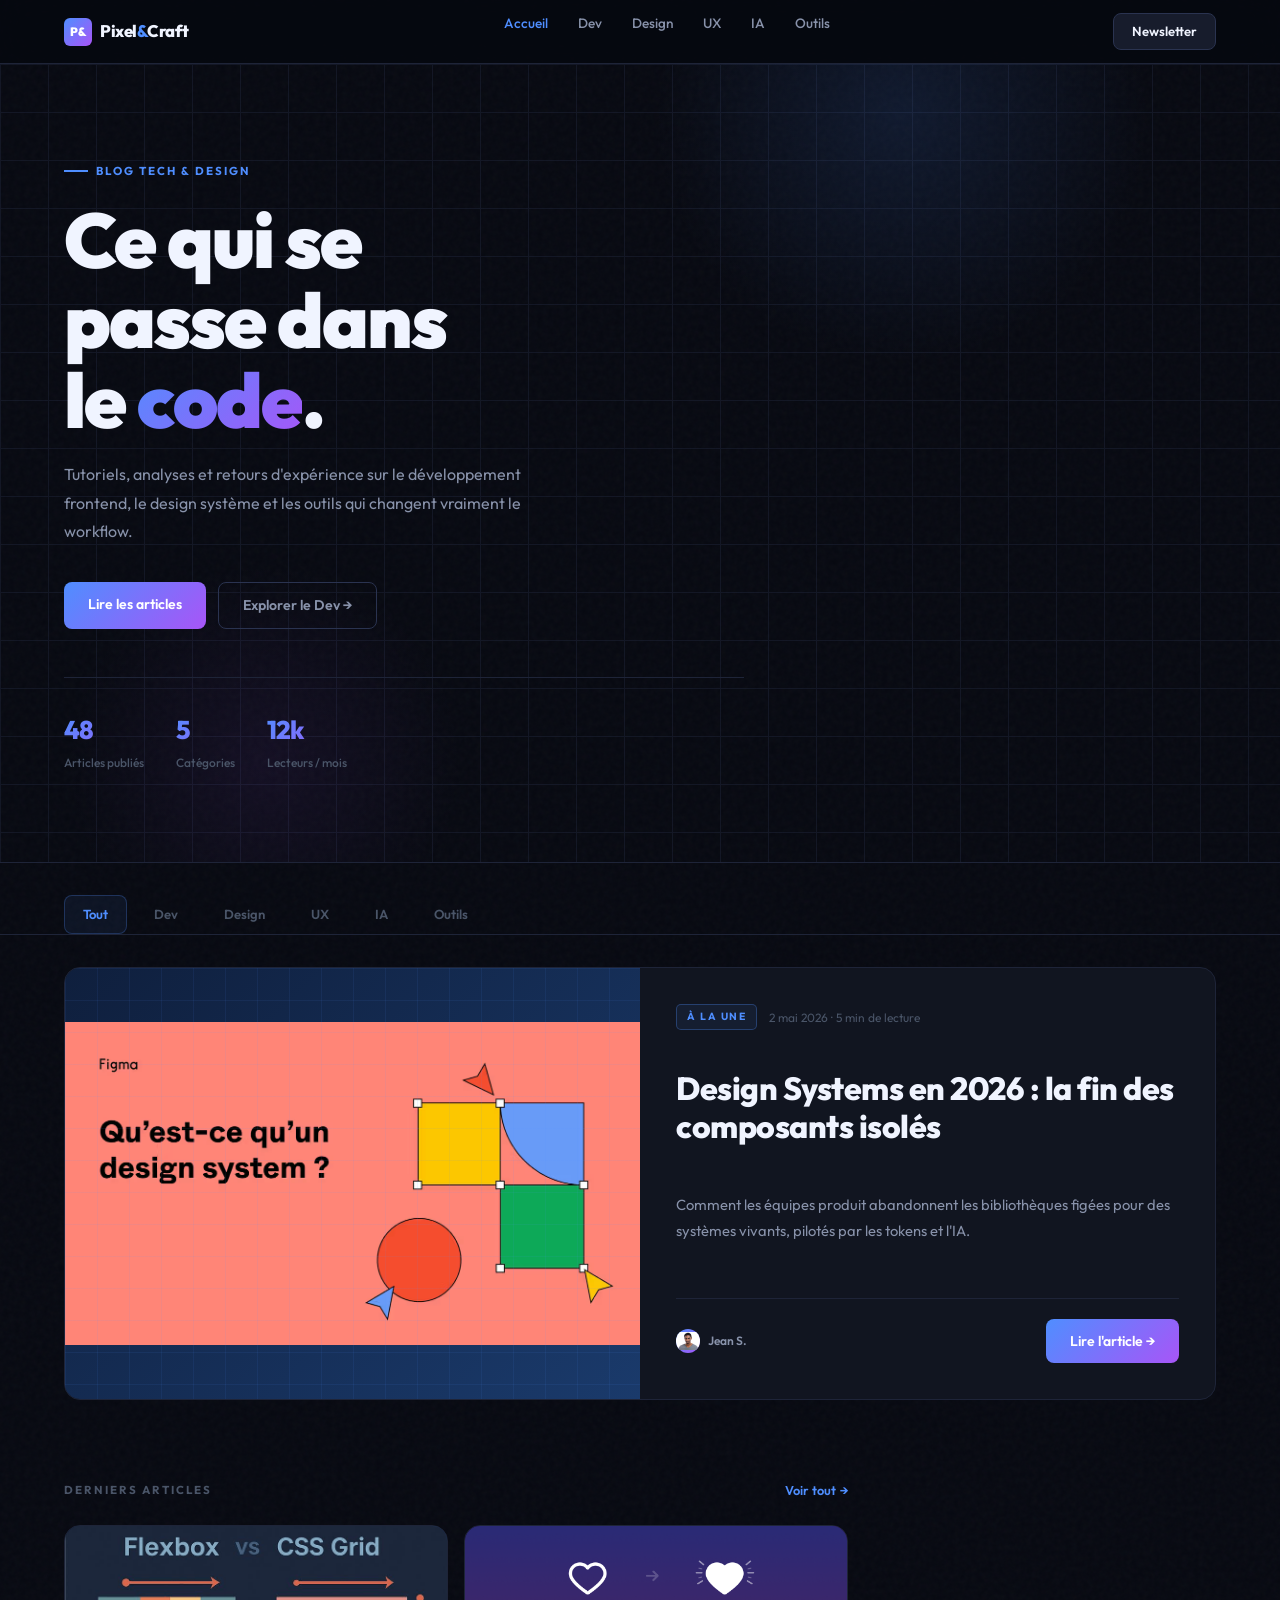
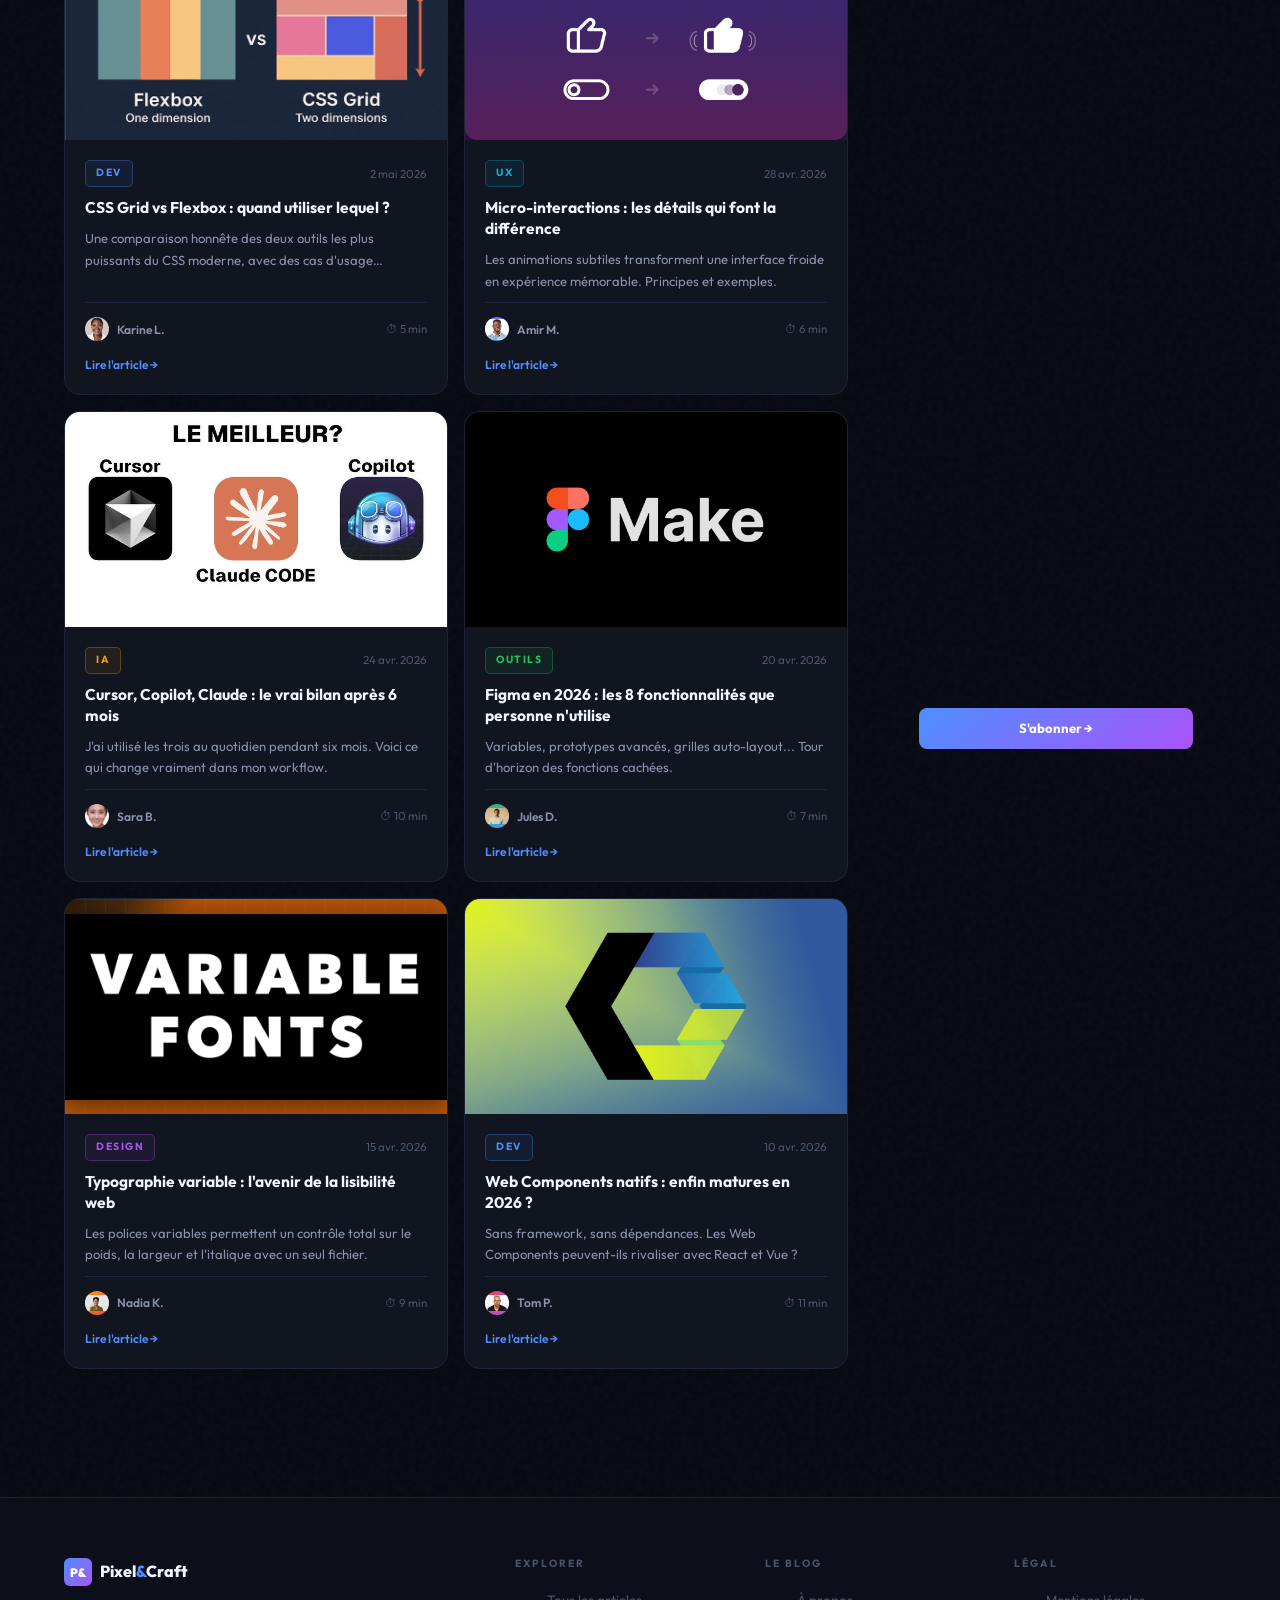
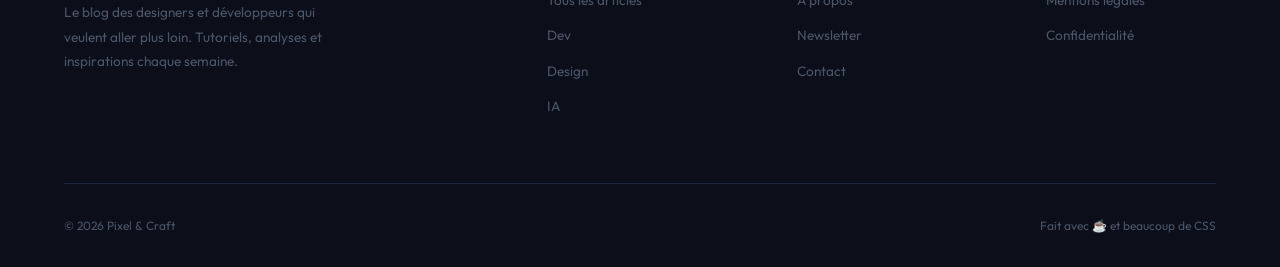
<file: index-v2.html>
<!DOCTYPE html>
<html lang="fr">
<head>
  <meta charset="UTF-8"/>
  <meta name="viewport" content="width=device-width, initial-scale=1.0"/>
  <title>Pixel & Craft — Blog Tech & Design</title>

  <!-- Bootstrap -->
  <link href="https://cdn.jsdelivr.net/npm/bootstrap@5.3.0/dist/css/bootstrap.min.css" rel="stylesheet"/>

  <!-- CSS partagé (navbar, footer, variables, badges) -->
  <link rel="stylesheet" href="shared.css"/>

  <style>
    /* ─────────────────────────────────────────────────
       STYLES SPÉCIFIQUES À LA PAGE D'ACCUEIL
    ───────────────────────────────────────────────── */

    /* ── HERO ── */
    .hero {
      padding: clamp(60px, 10vh, 120px) clamp(20px, 5%, 80px);
      position: relative;
      overflow: hidden;
      border-bottom: 1px solid var(--border);
    }

    /* Grille décorative en arrière-plan */
    .hero::before {
      content: '';
      position: absolute;
      inset: 0;
      background-image:
        linear-gradient(var(--border) 1px, transparent 1px),
        linear-gradient(90deg, var(--border) 1px, transparent 1px);
      background-size: 48px 48px;
      opacity: 0.5;
      pointer-events: none;
    }

    /* Halos lumineux */
    .hero-glow {
      position: absolute;
      border-radius: 50%;
      pointer-events: none;
    }

    .hero-glow-1 {
      width: 500px; height: 500px;
      top: -200px; right: 10%;
      background: radial-gradient(circle, rgba(79,142,255,0.12) 0%, transparent 70%);
    }

    .hero-glow-2 {
      width: 400px; height: 400px;
      bottom: -100px; left: 5%;
      background: radial-gradient(circle, rgba(168,85,247,0.08) 0%, transparent 70%);
    }

    .hero-inner {
      position: relative;
      z-index: 1;
      max-width: 680px;
      animation: fadeUp 0.7s ease both;
    }

    @keyframes fadeUp {
      from { opacity: 0; transform: translateY(24px); }
      to   { opacity: 1; transform: translateY(0); }
    }

    .hero-label {
      display: inline-flex;
      align-items: center;
      gap: 8px;
      font-size: 0.72rem;
      font-weight: 700;
      letter-spacing: 2px;
      text-transform: uppercase;
      color: var(--bleu);
      margin-bottom: 20px;
    }

    .hero-label::before {
      content: '';
      display: block;
      width: 24px; height: 2px;
      background: var(--bleu);
    }

    .hero h1 {
      font-family: var(--font-ui);
      font-size: clamp(2.8rem, 6vw, 5rem);
      font-weight: 900;
      line-height: 1.04;
      letter-spacing: -2px;
      color: var(--texte);
      margin-bottom: 20px;
    }

    /* Mot avec dégradé dans le titre */
    .hero h1 .grad {
      background: var(--gradient);
      -webkit-background-clip: text;
      -webkit-text-fill-color: transparent;
      background-clip: text;
    }

    .hero-desc {
      font-size: 1rem;
      color: var(--texte-2);
      line-height: 1.8;
      max-width: 480px;
      margin-bottom: 36px;
    }

    .hero-actions {
      display: flex;
      gap: 12px;
      flex-wrap: wrap;
    }

    .btn-primary-pc {
      font-family: var(--font-ui);
      font-size: 0.88rem;
      font-weight: 600;
      color: #fff;
      background: var(--gradient);
      border: none;
      border-radius: 8px;
      padding: 11px 24px;
      cursor: pointer;
      transition: opacity 0.2s, transform 0.2s;
    }

    .btn-primary-pc:hover { opacity: 0.88; transform: translateY(-1px); color: #fff; }

    .btn-ghost {
      font-family: var(--font-ui);
      font-size: 0.88rem;
      font-weight: 600;
      color: var(--texte-2);
      background: transparent;
      border: 1px solid var(--border-2);
      border-radius: 8px;
      padding: 11px 24px;
      cursor: pointer;
      transition: border-color 0.2s, color 0.2s;
    }

    .btn-ghost:hover { border-color: var(--bleu); color: var(--bleu); }

    /* Stats du blog */
    .hero-stats {
      display: flex;
      gap: 32px;
      margin-top: 48px;
      padding-top: 32px;
      border-top: 1px solid var(--border);
      flex-wrap: wrap;
    }

    .stat-item { display: flex; flex-direction: column; gap: 2px; }

    .stat-num {
      font-family: var(--font-ui);
      font-size: 1.6rem;
      font-weight: 800;
      color: var(--texte);
      letter-spacing: -1px;
      background: var(--gradient);
      -webkit-background-clip: text;
      -webkit-text-fill-color: transparent;
      background-clip: text;
    }

    .stat-label {
      font-size: 0.75rem;
      color: var(--texte-3);
      font-weight: 500;
    }

    /* ── FILTRES DE CATÉGORIE ── */
    .filtres-section {
      padding: 32px clamp(20px, 5%, 80px) 0;
      display: flex;
      align-items: center;
      gap: 8px;
      flex-wrap: wrap;
      border-bottom: 1px solid var(--border);
    }

    .filtre-btn {
      font-family: var(--font-ui);
      font-size: 0.82rem;
      font-weight: 600;
      color: var(--texte-3);
      background: transparent;
      border: 1px solid transparent;
      border-radius: 8px;
      padding: 8px 18px;
      cursor: pointer;
      transition: all 0.15s;
    }

    .filtre-btn:hover { color: var(--texte); background: var(--surface); }

    .filtre-btn.actif {
      color: var(--bleu);
      background: rgba(79,142,255,0.08);
      border-color: rgba(79,142,255,0.25);
    }

    /* ── LAYOUT PRINCIPAL ── */
    .main-layout {
      padding: 48px clamp(20px, 5%, 80px);
      display: grid;
      grid-template-columns: 1fr 320px;
      gap: 48px;
      align-items: start;
    }

    /* ── SECTION ARTICLES ── */
    .section-header {
      display: flex;
      align-items: center;
      justify-content: space-between;
      margin-bottom: 24px;
    }

    .section-title {
      font-family: var(--font-ui);
      font-size: 0.72rem;
      font-weight: 700;
      letter-spacing: 2px;
      text-transform: uppercase;
      color: var(--texte-3);
    }

    .voir-tout {
      font-size: 0.8rem;
      font-weight: 600;
      color: var(--bleu);
      transition: gap 0.2s;
      display: flex;
      align-items: center;
      gap: 4px;
    }

    .voir-tout:hover { gap: 8px; }

    /* Grille d'articles : 2 colonnes */
    .articles-grid {
      display: grid;
      grid-template-columns: repeat(2, 1fr);
      gap: 16px;
    }

    /* ── CARTE ARTICLE ── */
    .card-pc {
      background: var(--surface);
      border: 1px solid var(--border);
      border-radius: var(--radius-lg);
      overflow: hidden;
      transition: border-color 0.2s, transform 0.2s, box-shadow 0.2s;
      cursor: pointer;
      display: flex;
      flex-direction: column;
    }

    .card-pc:hover {
      border-color: var(--border-2);
      transform: translateY(-3px);
      box-shadow: 0 16px 48px rgba(0,0,0,0.3);
    }

    /* Image de la carte */
    .card-image {
      width: 100%;
      aspect-ratio: 16/9;
      position: relative;
      overflow: hidden;
      display: flex;
      align-items: center;
      justify-content: center;
      font-size: 2.2rem;
    }

    /* Dégradés uniques pour chaque carte */
    .card-pc:nth-child(1) .card-image { background: linear-gradient(135deg, #0f1f3d, #1a3a6b, #2563eb22); }
    .card-pc:nth-child(2) .card-image { background: linear-gradient(135deg, #1a0a2e, #3b1060, #7c3aed22); }
    .card-pc:nth-child(3) .card-image { background: linear-gradient(135deg, #0a1f2e, #0e3a52, #0284c722); }
    .card-pc:nth-child(4) .card-image { background: linear-gradient(135deg, #0a2e1a, #0d4a28, #16a34a22); }
    .card-pc:nth-child(5) .card-image { background: linear-gradient(135deg, #2e1a0a, #4a2a0d, #b45309 22%); }
    .card-pc:nth-child(6) .card-image { background: linear-gradient(135deg, #1a0a2e, #2e1060, #9333ea22); }

    /* Grille déco sur les images */
    .card-image::before {
      content: '';
      position: absolute;
      inset: 0;
      background-image:
        linear-gradient(rgba(255,255,255,0.04) 1px, transparent 1px),
        linear-gradient(90deg, rgba(255,255,255,0.04) 1px, transparent 1px);
      background-size: 20px 20px;
    }

    .card-emoji {
      position: relative;
      z-index: 1;
      filter: drop-shadow(0 4px 12px rgba(0,0,0,0.5));
    }

    .card-body-pc {
      padding: 20px;
      display: flex;
      flex-direction: column;
      gap: 10px;
      flex: 1;
    }

    .card-meta {
      display: flex;
      align-items: center;
      justify-content: space-between;
    }

    .card-date {
      font-size: 0.72rem;
      color: var(--texte-3);
    }

    .card-title {
      font-family: var(--font-ui);
      font-size: 0.97rem;
      font-weight: 700;
      color: var(--texte);
      line-height: 1.35;
      transition: color 0.15s;
    }

    .card-pc:hover .card-title { color: var(--bleu); }

    .card-extrait {
      font-size: 0.82rem;
      color: var(--texte-2);
      line-height: 1.65;
      display: -webkit-box;
      -webkit-line-clamp: 2;
      -webkit-box-orient: vertical;
      overflow: hidden;
    }

    .card-footer-pc {
      display: flex;
      align-items: center;
      justify-content: space-between;
      padding-top: 14px;
      border-top: 1px solid var(--border);
      margin-top: auto;
    }

    .card-auteur {
      display: flex;
      align-items: center;
      gap: 8px;
    }

    .avatar-sm {
      width: 24px; height: 24px;
      border-radius: 50%;
      display: flex;
      object-fit: cover;
      overflow: hidden;
      align-items: center;
      justify-content: center;
      font-size: 0.6rem;
      font-weight: 700;
      color: #fff;
      flex-shrink: 0;
    }

    .av-1 { background: linear-gradient(135deg, var(--bleu), var(--violet)); }
    .av-2 { background: linear-gradient(135deg, var(--violet), var(--cyan)); }
    .av-3 { background: linear-gradient(135deg, var(--cyan), var(--vert)); }
    .av-4 { background: linear-gradient(135deg, var(--vert), var(--bleu)); }
    .av-5 { background: linear-gradient(135deg, #f59e0b, var(--rouge)); }
    .av-6 { background: linear-gradient(135deg, var(--rouge), var(--violet)); }

    .auteur-nom {
      font-size: 0.75rem;
      font-weight: 600;
      color: var(--texte-2);
    }

    .lecture-time {
      font-size: 0.72rem;
      color: var(--texte-3);
      display: flex;
      align-items: center;
      gap: 4px;
    }

    /* Lien "Lire" sur les cartes */
    .card-lire {
      display: inline-flex;
      align-items: center;
      gap: 4px;
      font-size: 0.75rem;
      font-weight: 600;
      color: var(--bleu);
      margin-top: 4px;
      transition: gap 0.2s;
    }

    .card-lire:hover { gap: 8px; }

    /* ── SIDEBAR ── */
    .sidebar-pc {
      position: sticky;
      top: calc(var(--navbar-h) + 24px);
      display: flex;
      flex-direction: column;
      gap: 20px;
    }

    .sidebar-block {
      background: var(--surface);
      border: 1px solid var(--border);
      border-radius: var(--radius-lg);
      padding: 22px;
    }

    .sidebar-block h5 {
      font-family: var(--font-ui);
      font-size: 0.65rem;
      font-weight: 700;
      letter-spacing: 2px;
      text-transform: uppercase;
      color: var(--texte-3);
      margin-bottom: 16px;
      padding-bottom: 12px;
      border-bottom: 1px solid var(--border);
    }

    /* Catégories */
    .cat-list {
      list-style: none;
      display: flex;
      flex-direction: column;
      gap: 4px;
    }

    .cat-list li a {
      display: flex;
      align-items: center;
      justify-content: space-between;
      font-size: 0.85rem;
      color: var(--texte-2);
      padding: 8px 10px;
      border-radius: 8px;
      transition: all 0.15s;
    }

    .cat-list li a:hover { background: var(--surface-2); color: var(--bleu); }

    .cat-count {
      font-size: 0.7rem;
      color: var(--texte-3);
      background: var(--bg);
      border: 1px solid var(--border);
      border-radius: 5px;
      padding: 1px 7px;
    }

    /* Articles populaires */
    .pop-list {
      list-style: none;
      display: flex;
      flex-direction: column;
      gap: 16px;
    }

    .pop-item {
      display: flex;
      gap: 14px;
      align-items: flex-start;
      cursor: pointer;
    }

    .pop-num {
      font-family: var(--font-ui);
      font-size: 1.2rem;
      font-weight: 900;
      color: var(--border-2);
      line-height: 1;
      flex-shrink: 0;
      width: 24px;
    }

    .pop-title {
      font-size: 0.83rem;
      font-weight: 600;
      color: var(--texte-2);
      line-height: 1.4;
      transition: color 0.15s;
    }

    .pop-item:hover .pop-title { color: var(--bleu); }

    .pop-meta {
      font-size: 0.7rem;
      color: var(--texte-3);
      margin-top: 3px;
    }

    /* Newsletter */
    .newsletter-block {
      background: linear-gradient(135deg, rgba(79,142,255,0.08), rgba(168,85,247,0.06));
      border: 1px solid rgba(79,142,255,0.2);
      border-radius: var(--radius-lg);
      padding: 22px;
    }

    .newsletter-block h5 {
      font-family: var(--font-ui);
      font-size: 0.95rem;
      font-weight: 800;
      color: var(--texte);
      margin-bottom: 6px;
      letter-spacing: 0;
      text-transform: none;
      border: none;
      padding: 0;
    }

    .newsletter-block p {
      font-size: 0.8rem;
      color: var(--texte-3);
      line-height: 1.6;
      margin-bottom: 14px;
    }

    .newsletter-block input {
      width: 100%;
      background: rgba(255,255,255,0.04);
      border: 1px solid var(--border-2);
      border-radius: 8px;
      padding: 9px 14px;
      color: var(--texte);
      font-family: var(--font-ui);
      font-size: 0.82rem;
      outline: none;
      margin-bottom: 8px;
      transition: border-color 0.2s;
    }

    .newsletter-block input:focus { border-color: var(--bleu); }
    .newsletter-block input::placeholder { color: var(--texte-3); }

    .newsletter-block button {
      width: 100%;
      background: var(--gradient);
      color: #fff;
      border: none;
      border-radius: 8px;
      padding: 10px;
      font-family: var(--font-ui);
      font-size: 0.82rem;
      font-weight: 700;
      cursor: pointer;
      transition: opacity 0.2s;
    }

    .newsletter-block button:hover { opacity: 0.88; }

    /* ── RESPONSIVE ── */
    @media (max-width: 1024px) {
      .main-layout { grid-template-columns: 1fr; }
      .sidebar-pc { position: static; }
    }

    @media (max-width: 640px) {
      .articles-grid { grid-template-columns: 1fr; }
      .hero h1 { letter-spacing: -1px; }
      .hero-stats { gap: 20px; }
    }
  </style>
</head>
<body>

  <!-- ══════════════════════════════════════
       NAVBAR
  ══════════════════════════════════════ -->
  <nav class="navbar-pc">
    <a href="index.html" class="logo">
      <div class="logo-icon">P&</div>
      <span class="logo-text">Pixel<span>&</span>Craft</span>
    </a>

    <ul class="nav-menu" id="navMenu">
      <li><a href="index.html" class="active">Accueil</a></li>
      <li><a href="#" onclick="filtrer('dev', event)">Dev</a></li>
      <li><a href="#" onclick="filtrer('design', event)">Design</a></li>
      <li><a href="#" onclick="filtrer('ux', event)">UX</a></li>
      <li><a href="#" onclick="filtrer('ia', event)">IA</a></li>
      <li><a href="#" onclick="filtrer('outils', event)">Outils</a></li>
    </ul>

    <button class="nav-cta">Newsletter</button>

    <button class="hamburger" id="hamburger" onclick="toggleMenu()">
      <span></span><span></span><span></span>
    </button>
  </nav>

  <!-- ══════════════════════════════════════
       HERO
  ══════════════════════════════════════ -->
  <section class="hero">
    <div class="hero-glow hero-glow-1"></div>
    <div class="hero-glow hero-glow-2"></div>

    <div class="hero-inner">
      <div class="hero-label">Blog Tech & Design</div>

      <h1>Ce qui se<br/>passe dans<br/>le <span class="grad">code</span>.</h1>

      <p class="hero-desc">
        Tutoriels, analyses et retours d'expérience sur le développement frontend, le design système et les outils qui changent vraiment le workflow.
      </p>

      <div class="hero-actions">
        <a href="#articles" class="btn-primary-pc">Lire les articles</a>
        <button class="btn-ghost" onclick="filtrer('dev', event)">Explorer le Dev →</button>
      </div>

      <div class="hero-stats">
        <div class="stat-item">
          <div class="stat-num">48</div>
          <div class="stat-label">Articles publiés</div>
        </div>
        <div class="stat-item">
          <div class="stat-num">5</div>
          <div class="stat-label">Catégories</div>
        </div>
        <div class="stat-item">
          <div class="stat-num">12k</div>
          <div class="stat-label">Lecteurs / mois</div>
        </div>
      </div>
    </div>
  </section>

  <!-- ══════════════════════════════════════
       FILTRES
  ══════════════════════════════════════ -->
  <div class="filtres-section" id="filtres">
    <button class="filtre-btn actif" onclick="filtrer('tout', event)">Tout</button>
    <button class="filtre-btn" onclick="filtrer('dev', event)">Dev</button>
    <button class="filtre-btn" onclick="filtrer('design', event)">Design</button>
    <button class="filtre-btn" onclick="filtrer('ux', event)">UX</button>
    <button class="filtre-btn" onclick="filtrer('ia', event)">IA</button>
    <button class="filtre-btn" onclick="filtrer('outils', event)">Outils</button>
  </div>
  <!-- ARTICLE À LA UNE -->
<div class="article-une">
  <div class="une-image">
    <span><img src="images/designsy.avif" alt=""></span>
  </div>
  <div class="une-content">
    <div class="une-top">
      <span class="badge-pc badge-dev">À la une</span>
      <span class="une-date">2 mai 2026 · 5 min de lecture</span>
    </div>
    <h2 class="une-titre">Design Systems en 2026 : la fin des composants isolés</h2>
    <p class="une-desc">Comment les équipes produit abandonnent les bibliothèques figées pour des systèmes vivants, pilotés par les tokens et l'IA.</p>
    <div class="une-footer">
      <div style="display:flex; align-items:center; gap:8px;">
        <div class="avatar-sm av-1"><img src="images/jules2.avif" alt=""></div>
        <span class="auteur-nom">Jean S.</span>
      </div>
      <a href="#" class="btn-primary-pc">Lire l'article →</a>
    </div>
  </div>
</div>

  <!-- ══════════════════════════════════════
       LAYOUT PRINCIPAL
  ══════════════════════════════════════ -->
  <div class="main-layout" id="articles">

    <!-- ARTICLES -->
    <div>
      <div class="section-header">
        <span class="section-title">Derniers articles</span>
        <a href="#" class="voir-tout">Voir tout <span>→</span></a>
      </div>

      <div class="articles-grid" id="articlesGrid">

        <!-- CARTE 1 -->
        <div class="card-pc" data-categorie="dev">
          <div class="card-image">
            <span class="card-emoji"><img src="images/cssgrid1.png" alt=""></span>
          </div>
          <div class="card-body-pc">
            <div class="card-meta">
              <span class="badge-pc badge-dev">Dev</span>
              <span class="card-date">2 mai 2026</span>
            </div>
            <div class="card-title">CSS Grid vs Flexbox : quand utiliser lequel ?</div>
            <div class="card-extrait">Une comparaison honnête des deux outils les plus puissants du CSS moderne, avec des cas d'usage concrets.</div>
            <div class="card-footer-pc">
              <div class="card-auteur">
                <div class="avatar-sm av-1"><img src="images/katrine2.avif" alt=""></div>
                <span class="auteur-nom">Karine L.</span>
              </div>
              <span class="lecture-time">⏱ 5 min</span>
            </div>
            <a href="article-template.html" class="card-lire">Lire l'article →</a>
          </div>
        </div>

        <!-- CARTE 2 -->
        <div class="card-pc" data-categorie="ux">
          <div class="card-image">
            <span class="card-emoji"><img src="images/microinteraction.png" alt=""></span>
          </div>
          <div class="card-body-pc">
            <div class="card-meta">
              <span class="badge-pc badge-ux">UX</span>
              <span class="card-date">28 avr. 2026</span>
            </div>
            <div class="card-title">Micro-interactions : les détails qui font la différence</div>
            <div class="card-extrait">Les animations subtiles transforment une interface froide en expérience mémorable. Principes et exemples.</div>
            <div class="card-footer-pc">
              <div class="card-auteur">
                <div class="avatar-sm av-2"><img src="images/amir.avif" alt=""></div>
                <span class="auteur-nom">Amir M.</span>
              </div>
              <span class="lecture-time">⏱ 6 min</span>
            </div>
            <a href="article1.html" class="card-lire">Lire l'article →</a>
          </div>
        </div>

        <!-- CARTE 3 -->
        <div class="card-pc" data-categorie="ia">
          <div class="card-image">
            <span class="card-emoji"><img src="images/cursor.jpg" alt=""></span>
          </div>
          <div class="card-body-pc">
            <div class="card-meta">
              <span class="badge-pc badge-ia">IA</span>
              <span class="card-date">24 avr. 2026</span>
            </div>
            <div class="card-title">Cursor, Copilot, Claude : le vrai bilan après 6 mois</div>
            <div class="card-extrait">J'ai utilisé les trois au quotidien pendant six mois. Voici ce qui change vraiment dans mon workflow.</div>
            <div class="card-footer-pc">
              <div class="card-auteur">
                <div class="avatar-sm av-3"><img src="images/sarab.jpg" alt=""></div>
                <span class="auteur-nom">Sara B.</span>
              </div>
              <span class="lecture-time">⏱ 10 min</span>
            </div>
            <a href="article2.html" class="card-lire">Lire l'article →</a>
          </div>
        </div>

        <!-- CARTE 4 -->
        <div class="card-pc" data-categorie="outils">
          <div class="card-image">
            <span class="card-emoji"><img src="images/figma8.png" alt=""></span>
          </div>
          <div class="card-body-pc">
            <div class="card-meta">
              <span class="badge-pc badge-outils">Outils</span>
              <span class="card-date">20 avr. 2026</span>
            </div>
            <div class="card-title">Figma en 2026 : les 8 fonctionnalités que personne n'utilise</div>
            <div class="card-extrait">Variables, prototypes avancés, grilles auto-layout... Tour d'horizon des fonctions cachées.</div>
            <div class="card-footer-pc">
              <div class="card-auteur">
                <div class="avatar-sm av-4"><img src="images/jules.avif" alt=""></div>
                <span class="auteur-nom">Jules D.</span>
              </div>
              <span class="lecture-time">⏱ 7 min</span>
            </div>
            <a href="index-v2.html" class="card-lire">Lire l'article →</a>
          </div>
        </div>

        <!-- CARTE 5 -->
        <div class="card-pc" data-categorie="design">
          <div class="card-image">
            <span class="card-emoji"><img src="images/variablefonts.gif" alt=""></span>
          </div>
          <div class="card-body-pc">
            <div class="card-meta">
              <span class="badge-pc badge-design">Design</span>
              <span class="card-date">15 avr. 2026</span>
            </div>
            <div class="card-title">Typographie variable : l'avenir de la lisibilité web</div>
            <div class="card-extrait">Les polices variables permettent un contrôle total sur le poids, la largeur et l'italique avec un seul fichier.</div>
            <div class="card-footer-pc">
              <div class="card-auteur">
                <div class="avatar-sm av-5"><img src="images/nadia.jpg" alt=""></div>
                <span class="auteur-nom">Nadia K.</span>
              </div>
              <span class="lecture-time">⏱ 9 min</span>
            </div>
            <a href="index-v2.html" class="card-lire">Lire l'article →</a>
          </div>
        </div>

        <!-- CARTE 6 -->
        <div class="card-pc" data-categorie="dev">
          <div class="card-image">
            <span class="card-emoji"><img src="images/webcomponents.jpg" alt=""></span>
          </div>
          <div class="card-body-pc">
            <div class="card-meta">
              <span class="badge-pc badge-dev">Dev</span>
              <span class="card-date">10 avr. 2026</span>
            </div>
            <div class="card-title">Web Components natifs : enfin matures en 2026 ?</div>
            <div class="card-extrait">Sans framework, sans dépendances. Les Web Components peuvent-ils rivaliser avec React et Vue ?</div>
            <div class="card-footer-pc">
              <div class="card-auteur">
                <div class="avatar-sm av-6"><img src="images/hispanic.jpg" alt=""></div>
                <span class="auteur-nom">Tom P.</span>
              </div>
              <span class="lecture-time">⏱ 11 min</span>
            </div>
            <a href="index-v2.html" class="card-lire">Lire l'article →</a>
          </div>
        </div>

      </div>
      <!-- fin articles-grid -->

      <!-- Message quand aucun résultat -->
      <div id="noResults" style="display:none; text-align:center; padding: 48px 0; color: var(--texte-3);">
        <div style="font-size:2rem; margin-bottom:12px;">🔍</div>
        <div style="font-size:0.9rem;">Aucun article dans cette catégorie pour l'instant.</div>
      </div>

    </div>
    <!-- fin articles -->

    <!-- SIDEBAR -->
    <aside class="sidebar-pc">

      <div class="sidebar-block">
        <h5>Catégories</h5>
        <ul class="cat-list">
          <li><a href="#" onclick="filtrer('dev', event)">💻 Dev <span class="cat-count">18</span></a></li>
          <li><a href="#" onclick="filtrer('design', event)">🎨 Design <span class="cat-count">12</span></a></li>
          <li><a href="#" onclick="filtrer('ux', event)">✦ UX <span class="cat-count">9</span></a></li>
          <li><a href="#" onclick="filtrer('ia', event)">🤖 IA <span class="cat-count">7</span></a></li>
          <li><a href="#" onclick="filtrer('outils', event)">⚡ Outils <span class="cat-count">6</span></a></li>
        </ul>
      </div>

      <div class="sidebar-block">
        <h5>Les plus lus</h5>
        <ul class="pop-list">
          <li class="pop-item">
            <div class="pop-num">01</div>
            <div>
              <div class="pop-title">Islande en van : le road trip ultime</div>
              <div class="pop-meta">15 200 lectures · Dev</div>
            </div>
          </li>
          <li class="pop-item">
            <div class="pop-num">02</div>
            <div>
              <div class="pop-title">CSS Grid : le guide complet 2026</div>
              <div class="pop-meta">12 800 lectures · Dev</div>
            </div>
          </li>
          <li class="pop-item">
            <div class="pop-num">03</div>
            <div>
              <div class="pop-title">Figma Variables — tutoriel complet</div>
              <div class="pop-meta">9 400 lectures · Outils</div>
            </div>
          </li>
          <li class="pop-item">
            <div class="pop-num">04</div>
            <div>
              <div class="pop-title">React vs Vue en 2026 : verdict</div>
              <div class="pop-meta">7 100 lectures · Dev</div>
            </div>
          </li>
        </ul>
      </div>

      <div class="newsletter-block">
        <h5>Newsletter hebdo</h5>
        <p>Les meilleurs articles de la semaine. Zéro spam, désinscription en un clic.</p>
        <input type="email" placeholder="ton@email.com"/>
        <button>S'abonner →</button>
      </div>

    </aside>
  </div>

  <!-- ══════════════════════════════════════
       FOOTER
  ══════════════════════════════════════ -->
  <footer class="footer-pc">
    <div class="footer-grid">
      <div>
        <div class="footer-brand-name">
          <div class="logo-icon">P&</div>
          <span style="font-size:1rem; font-weight:800; color:var(--texte)">Pixel<span style="color:var(--bleu)">&</span>Craft</span>
        </div>
        <p class="footer-desc">Le blog des designers et développeurs qui veulent aller plus loin. Tutoriels, analyses et inspirations chaque semaine.</p>
      </div>
      <div class="footer-col">
        <h6>Explorer</h6>
        <ul class="footer-links">
          <li><a href="#">Tous les articles</a></li>
          <li><a href="#">Dev</a></li>
          <li><a href="#">Design</a></li>
          <li><a href="#">IA</a></li>
        </ul>
      </div>
      <div class="footer-col">
        <h6>Le blog</h6>
        <ul class="footer-links">
          <li><a href="#">À propos</a></li>
          <li><a href="#">Newsletter</a></li>
          <li><a href="#">Contact</a></li>
        </ul>
      </div>
      <div class="footer-col">
        <h6>Légal</h6>
        <ul class="footer-links">
          <li><a href="#">Mentions légales</a></li>
          <li><a href="#">Confidentialité</a></li>
        </ul>
      </div>
    </div>
    <div class="footer-bottom">
      <span>© 2026 Pixel & Craft</span>
      <span>Fait avec ☕ et beaucoup de CSS</span>
    </div>
  </footer>

  <script src="https://cdn.jsdelivr.net/npm/bootstrap@5.3.0/dist/js/bootstrap.bundle.min.js"></script>
  <script>
    // ── Hamburger ──
    function toggleMenu() {
      document.getElementById('navMenu').classList.toggle('ouvert');
      document.getElementById('hamburger').classList.toggle('ouvert');
    }

    // ── Filtrage des articles ──
    function filtrer(categorie, e) {
      if (e) e.preventDefault();

      // Met à jour les boutons de filtre
      document.querySelectorAll('.filtre-btn').forEach(btn => btn.classList.remove('actif'));
      const btnActif = [...document.querySelectorAll('.filtre-btn')]
        .find(b => b.textContent.toLowerCase().trim() === (categorie === 'tout' ? 'tout' : categorie));
      if (btnActif) btnActif.classList.add('actif');

      // Montre / cache les cartes
      const cartes = document.querySelectorAll('[data-categorie]');
      let visibles = 0;

      cartes.forEach(carte => {
        const show = categorie === 'tout' || carte.dataset.categorie === categorie;
        // Animation douce
        if (show) {
          carte.style.display = 'flex';
          carte.style.animation = 'fadeUp 0.3s ease both';
          visibles++;
        } else {
          carte.style.display = 'none';
        }
      });

      // Message si aucun résultat
      document.getElementById('noResults').style.display = visibles === 0 ? 'block' : 'none';

      // Scroll vers les articles
      document.getElementById('articles').scrollIntoView({ behavior: 'smooth', block: 'start' });
    }
  </script>

</body>
</html>
</file>
<file: shared.css>
/* IMPORTS — Google Fonts
   - Outfit : géométrique, moderne, très tech
   - Instrument Serif : serif élégant pour le corps long
   - JetBrains Mono : monospace pour le code */
@import url('https://fonts.googleapis.com/css2?family=Outfit:wght@300;400;500;600;700;800;900&family=Instrument+Serif:ital@0;1&family=JetBrains+Mono:wght@400;500&display=swap');

/*VARIABLES CSS — décisions de design centralisées
   Tu changes ici → ça change partout sur les 2 pages */
:root {
  /* Couleurs de base */
  --bg:          #060810;   
  --bg-2:        #0c0f1a;   
  --surface:     #111520;  
  --surface-2:   #171c2c;   
  --border:      #1e2438;   
  --border-2:    #2a3350;   

  /* Accents — la signature colorée du blog */
  --bleu:        #4f8eff;   
  --violet:      #a855f7;   
  --cyan:        #06b6d4;   
  --vert:        #22c55e;   
  --rouge:       #ef4444;  

  /* Dégradé signature — utilisé sur les éléments clés */
  --gradient:    linear-gradient(135deg, var(--bleu), var(--violet));
  --gradient-2:  linear-gradient(135deg, var(--cyan), var(--bleu));

  /* Texte */
  --texte:       #f0f4ff;   /* texte principal */
  --texte-2:     #8892aa;   /* texte secondaire */
  --texte-3:     #4a5568;   /* texte discret */

  /* Polices */
  --font-ui:     'Outfit', sans-serif;
  --font-corps:  'Instrument Serif', Georgia, serif;
  --font-code:   'JetBrains Mono', monospace;

  /* Dimensions */
  --navbar-h:    64px;
  --radius:      10px;
  --radius-lg:   16px;
}

/*RESET & BASE */
*, *::before, *::after {
  box-sizing: border-box;
  margin: 0;
  padding: 0;
}

html { scroll-behavior: smooth; }

body {
  font-family: var(--font-ui);
  background: var(--bg);
  color: var(--texte);
  line-height: 1.6;
  min-height: 100vh;
  /* Grain subtil sur tout le fond */
  background-image: url("data:image/svg+xml,%3Csvg viewBox='0 0 256 256' xmlns='http://www.w3.org/2000/svg'%3E%3Cfilter id='noise'%3E%3CfeTurbulence type='fractalNoise' baseFrequency='0.9' numOctaves='4' stitchTiles='stitch'/%3E%3C/filter%3E%3Crect width='100%25' height='100%25' filter='url(%23noise)' opacity='0.03'/%3E%3C/svg%3E");
}

a { color: inherit; text-decoration: none; }

img { max-width: 100%; height: auto; display: block; }

.reading-bar {
  position: fixed;
  top: 0; left: 0;
  height: 2px;
  background: var(--gradient);
  width: 0%;
  z-index: 9999;
  transition: width 0.1s linear;
}

.navbar-pc {
  position: sticky;
  top: 0;
  z-index: 200;
  height: var(--navbar-h);
  background: rgba(6, 8, 16, 0.8);
  backdrop-filter: blur(20px);
  -webkit-backdrop-filter: blur(20px);
  border-bottom: 1px solid var(--border);
  padding: 0 clamp(20px, 5%, 80px);
  display: flex;
  align-items: center;
  justify-content: space-between;
  gap: 24px;
}

.logo {
  font-family: var(--font-ui);
  font-size: 1.05rem;
  font-weight: 800;
  color: var(--texte);
  letter-spacing: -0.5px;
  white-space: nowrap;
  display: flex;
  align-items: center;
  gap: 8px;
}

/* Icône carrée devant le logo */
.logo-icon {
  width: 28px; height: 28px;
  border-radius: 6px;
  background: var(--gradient);
  display: flex;
  align-items: center;
  justify-content: center;
  font-size: 0.75rem;
  font-weight: 900;
  color: #fff;
  flex-shrink: 0;
}

.logo-text span { color: var(--bleu); }

/* Liens de navigation */
.nav-menu {
  list-style: none;
  display: flex;
  align-items: center;
  gap: 2px;
}

.nav-menu a {
  display: block;
  font-size: 0.85rem;
  font-weight: 500;
  color: var(--texte-2);
  padding: 6px 14px;
  border-radius: 8px;
  transition: color 0.15s, background 0.15s;
}

.nav-menu a:hover { color: var(--texte); background: var(--surface); }
.nav-menu a.active { color: var(--bleu); }

/* Bouton CTA dans la navbar */
.nav-cta {
  font-family: var(--font-ui);
  font-size: 0.82rem;
  font-weight: 600;
  color: var(--texte);
  background: var(--surface-2);
  border: 1px solid var(--border-2);
  border-radius: 8px;
  padding: 7px 18px;
  cursor: pointer;
  white-space: nowrap;
  transition: border-color 0.2s, background 0.2s;
  flex-shrink: 0;
}

.nav-cta:hover {
  border-color: var(--bleu);
  background: rgba(79,142,255,0.08);
  color: var(--bleu);
}

/* Hamburger — visible uniquement sur mobile */
.hamburger {
  display: none;
  flex-direction: column;
  gap: 5px;
  background: none;
  border: none;
  cursor: pointer;
  padding: 4px;
  flex-shrink: 0;
}

.hamburger span {
  display: block;
  width: 20px; height: 2px;
  background: var(--texte-2);
  border-radius: 2px;
  transition: all 0.3s ease;
}

.hamburger.ouvert span:nth-child(1) { transform: translateY(7px) rotate(45deg); background: var(--bleu); }
.hamburger.ouvert span:nth-child(2) { opacity: 0; }
.hamburger.ouvert span:nth-child(3) { transform: translateY(-7px) rotate(-45deg); background: var(--bleu); }


.badge-pc {
  display: inline-flex;
  align-items: center;
  gap: 5px;
  font-family: var(--font-ui);
  font-size: 0.65rem;
  font-weight: 700;
  letter-spacing: 1.5px;
  text-transform: uppercase;
  padding: 4px 10px;
  border-radius: 5px;
  border: 1px solid;
}

.badge-dev     { color: var(--bleu);   border-color: rgba(79,142,255,0.3);  background: rgba(79,142,255,0.08); }
.badge-design  { color: var(--violet); border-color: rgba(168,85,247,0.3);  background: rgba(168,85,247,0.08); }
.badge-ux      { color: var(--cyan);   border-color: rgba(6,182,212,0.3);   background: rgba(6,182,212,0.08); }
.badge-ia      { color: #f59e0b;       border-color: rgba(245,158,11,0.3);  background: rgba(245,158,11,0.08); }
.badge-outils  { color: var(--vert);   border-color: rgba(34,197,94,0.3);   background: rgba(34,197,94,0.08); }

/*FOOTER — identique sur les 2 pages */
.footer-pc {
  background: var(--bg-2);
  border-top: 1px solid var(--border);
  padding: 60px clamp(20px, 5%, 80px) 32px;
  margin-top: 80px;
}

.footer-grid {
  display: grid;
  grid-template-columns: 2fr 1fr 1fr 1fr;
  gap: 48px;
  padding-bottom: 48px;
  border-bottom: 1px solid var(--border);
  margin-bottom: 32px;
}

.footer-brand-name {
  display: flex;
  align-items: center;
  gap: 8px;
  margin-bottom: 14px;
}

.footer-desc {
  font-size: 0.85rem;
  color: var(--texte-3);
  line-height: 1.8;
  max-width: 260px;
}

.footer-col h6 {
  font-size: 0.65rem;
  font-weight: 700;
  letter-spacing: 2px;
  text-transform: uppercase;
  color: var(--texte-3);
  margin-bottom: 16px;
}

.footer-links {
  list-style: none;
  display: flex;
  flex-direction: column;
  gap: 10px;
}

.footer-links a {
  font-size: 0.85rem;
  color: var(--texte-3);
  transition: color 0.15s;
}

.footer-links a:hover { color: var(--bleu); }

.footer-bottom {
  display: flex;
  justify-content: space-between;
  align-items: center;
  font-size: 0.75rem;
  color: var(--texte-3);
  flex-wrap: wrap;
  gap: 8px;
}

/* RESPONSIVE NAVBAR*/
@media (max-width: 900px) {
  .nav-menu, .nav-cta { display: none; }
  .hamburger { display: flex; }

  .nav-menu.ouvert {
    display: flex;
    flex-direction: column;
    position: fixed;
    top: var(--navbar-h);
    left: 0; right: 0;
    background: var(--bg-2);
    border-bottom: 1px solid var(--border);
    padding: 12px 20px 20px;
    gap: 2px;
    z-index: 199;
  }

  .nav-menu.ouvert a {
    font-size: 0.95rem;
    padding: 12px 14px;
    border-bottom: 1px solid var(--border);
    border-radius: 0;
  }

  .footer-grid { grid-template-columns: 1fr 1fr; gap: 32px; }
}

@media (max-width: 576px) {
  .footer-grid { grid-template-columns: 1fr; gap: 24px; }
}

.article-une {
  display: grid;
  grid-template-columns: 1fr 1fr;
  gap: 0;
  margin: 32px clamp(20px, 5%, 80px);
  border: 1px solid var(--border);
  border-radius: var(--radius-lg);
  overflow: hidden;
  background: var(--surface);
  transition: border-color 0.2s;
}

.article-une:hover { border-color: var(--border-2); }

.une-image {
  aspect-ratio: 4/3;
  background: linear-gradient(135deg, #0f1f3d, #1a3a6b);
  display: flex;
  align-items: center;
  justify-content: center;
  font-size: 5rem;
  position: relative;
  overflow: hidden;
}

.une-image::before {
  content: '';
  position: absolute;
  inset: 0;
  background-image:
    linear-gradient(rgba(79,142,255,0.08) 1px, transparent 1px),
    linear-gradient(90deg, rgba(79,142,255,0.08) 1px, transparent 1px);
  background-size: 32px 32px;
}

.une-image img {
  width: 100%;
  height: 100%;
  object-fit: cover;
}

.une-content {
  padding: 36px;
  display: flex;
  flex-direction: column;
  justify-content: space-between;
  gap: 20px;
}

.une-top {
  display: flex;
  align-items: center;
  gap: 12px;
}

.une-date {
  font-size: 0.75rem;
  color: var(--texte-3);
}

.une-titre {
  font-family: var(--font-ui);
  font-size: clamp(1.3rem, 2.5vw, 2rem);
  font-weight: 800;
  color: var(--texte);
  line-height: 1.2;
  letter-spacing: -0.5px;
}

.une-desc {
  font-size: 0.92rem;
  color: var(--texte-2);
  line-height: 1.75;
}

.une-footer {
  display: flex;
  align-items: center;
  justify-content: space-between;
  padding-top: 20px;
  border-top: 1px solid var(--border);
}

/* Responsive — passe en colonne sur mobile */
@media (max-width: 768px) {
  .article-une { grid-template-columns: 1fr; }
  .une-image { aspect-ratio: 16/9; }
  .une-content { padding: 24px; }
}
</file>
